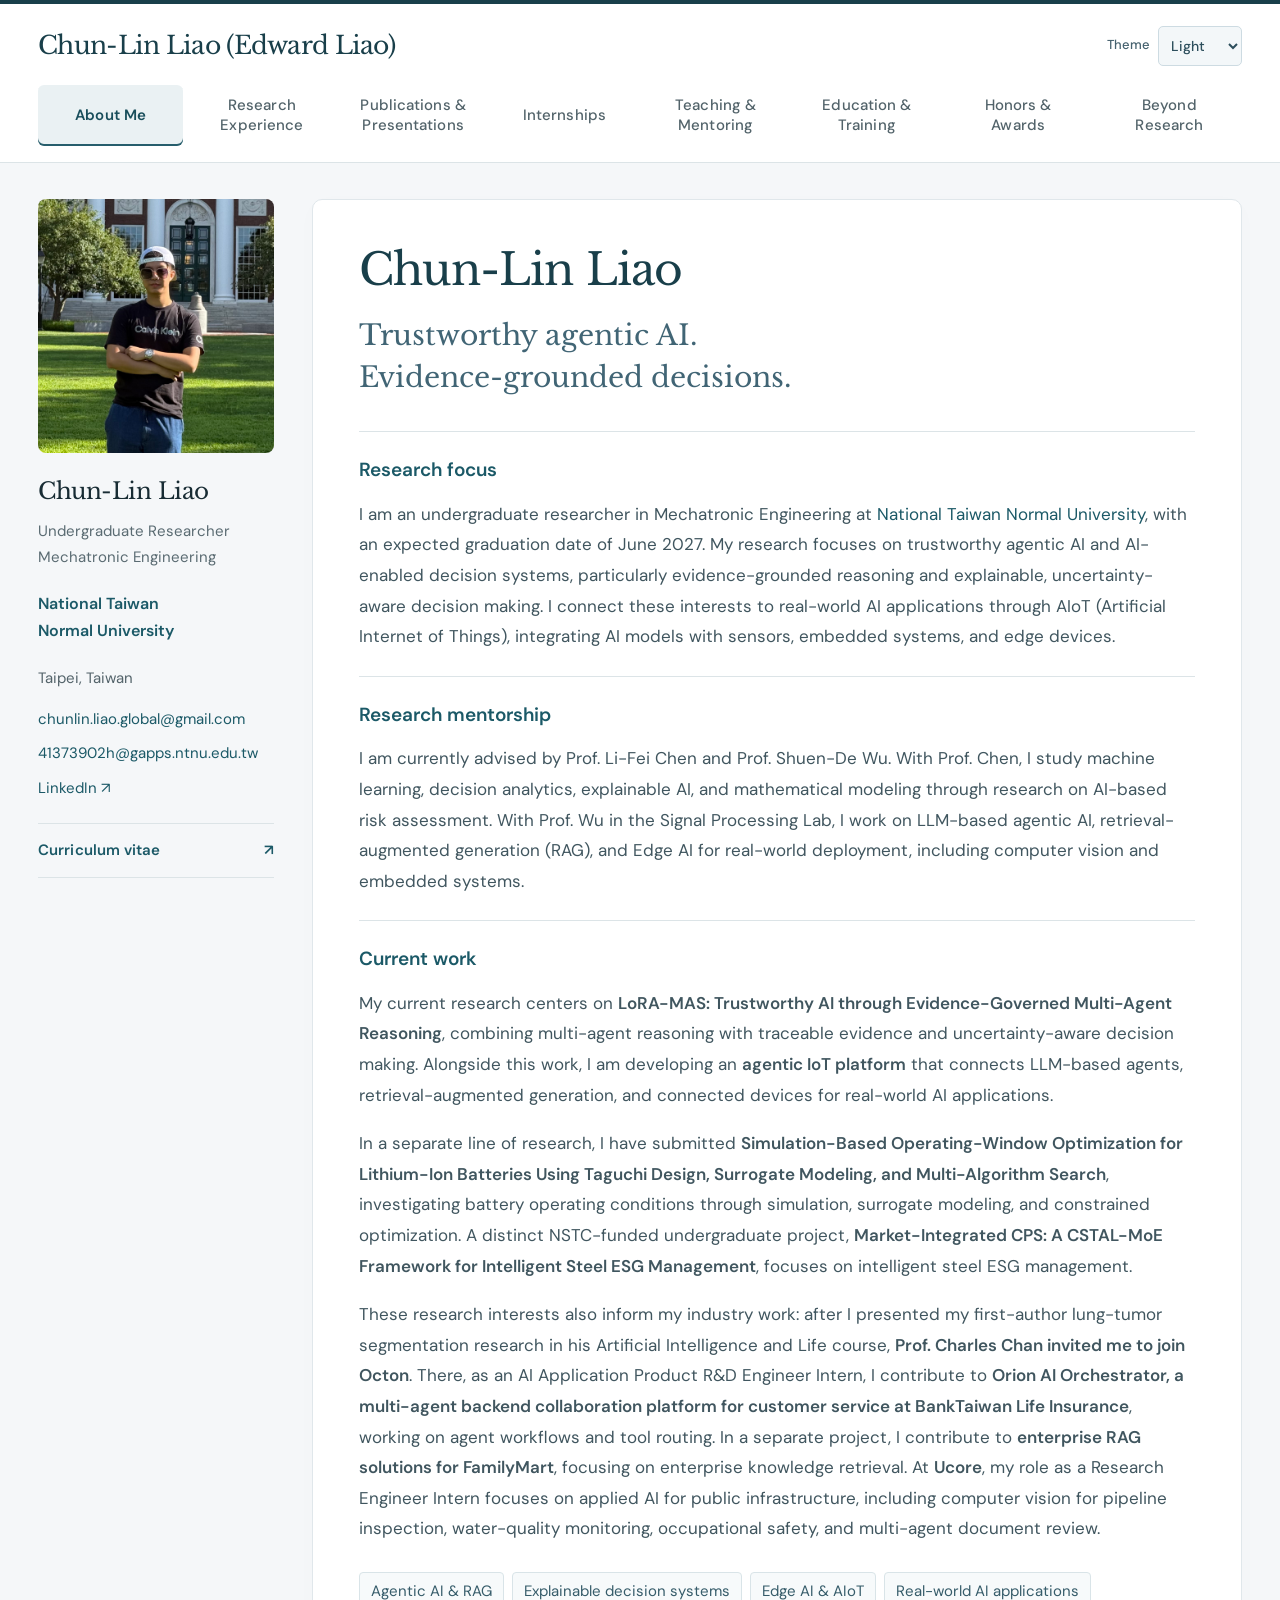
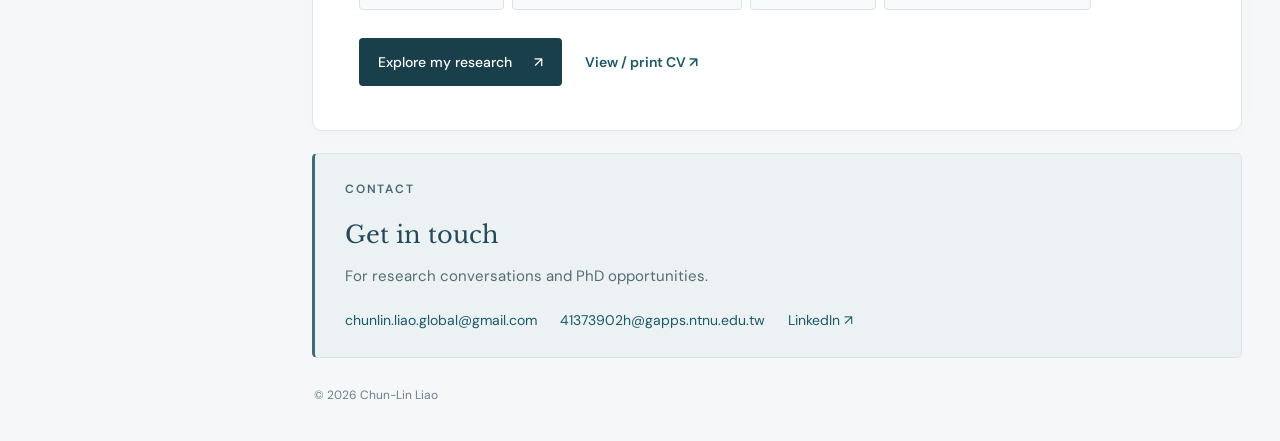
<file: index.html>
<!doctype html><html lang="en"><head><meta charset="utf-8"><meta name="viewport" content="width=device-width, initial-scale=1"><meta name="description" content="Chun-Lin Liao — NTNU undergraduate researcher in trustworthy agentic AI, evidence-grounded decision systems, and Edge AI. Research, publications, teaching, and experience."><meta name="theme-color" content="#193f4a"><title>About Me | Chun-Lin Liao</title><link rel="icon" href="assets/favicon.svg?v=2" type="image/svg+xml"><link rel="stylesheet" href="assets/style.css"><link rel="stylesheet" href="assets/refinements.css"><link rel="stylesheet" href="assets/themes.css?v=6"><link rel="stylesheet" href="assets/navigation.css?v=9"><link rel="stylesheet" href="assets/polish.css?v=13"><script src="assets/theme.js?v=6"></script></head><body class="portfolio page-about"><a class="skip-link" href="#main">Skip to content</a><header class="masthead"><div class="masthead-inner"><a class="wordmark" href="index.html">Chun-Lin Liao (Edward Liao)</a><button class="menu-toggle" type="button" aria-expanded="false" aria-controls="main-navigation">Menu <span aria-hidden="true">☰</span></button><nav id="main-navigation" aria-label="Main navigation"><a href="index.html" class="active" aria-current="page">About Me</a><a href="research.html">Research<br>Experience</a><a href="papers.html">Publications &amp;<br>Presentations</a><a href="experience.html">Internships</a><a href="teaching.html">Teaching &amp;<br>Mentoring</a><a href="education.html">Education &amp;<br>Training</a><a href="awards.html">Honors &amp;<br>Awards</a><a href="beyond-research.html">Beyond<br>Research</a></nav><label class="theme-control"><span>Theme</span><select aria-label="Color theme" data-theme-picker><option value="light">Light</option><option value="dark">Dark</option></select></label></div></header><div class="layout"><aside class="profile"><div class="portrait-frame"><img class="portrait" src="assets/profile.jpg" alt="Chun-Lin Liao outdoors in front of a university building" width="256" height="260"></div><div class="profile-text"><a class="profile-name" href="index.html">Chun-Lin Liao</a><p>Undergraduate Researcher<br>Mechatronic Engineering</p><p class="affiliation"><a href="https://en.ntnu.edu.tw/aboutus.php" target="_blank" rel="noopener noreferrer">National Taiwan<br>Normal University</a></p><div class="profile-meta"><span>Taipei, Taiwan</span></div><div class="profile-contact"><a href="mailto:chunlin.liao.global@gmail.com">chunlin.liao.global@gmail.com</a><a href="mailto:41373902h@gapps.ntnu.edu.tw">41373902h@gapps.ntnu.edu.tw</a><a href="https://www.linkedin.com/in/chun-lin-liao-755b65386/" target="_blank" rel="noopener noreferrer">LinkedIn <span aria-hidden="true">↗</span></a></div></div><a class="cv-link" href="cv.html" target="_blank">Curriculum vitae <span aria-hidden="true">↗</span></a></aside><main id="main"><div class="reading-pane"><section id="about" class="intro"><h1>Chun-Lin Liao</h1><p class="lead">Trustworthy agentic AI.<br>Evidence-grounded decisions.</p><h2 class="about-label">Research focus</h2><p>I am an undergraduate researcher in Mechatronic Engineering at <a href="https://en.ntnu.edu.tw/aboutus.php" target="_blank" rel="noopener noreferrer">National Taiwan Normal University</a>, with an expected graduation date of June 2027. My research focuses on trustworthy agentic AI and AI-enabled decision systems, particularly evidence-grounded reasoning and explainable, uncertainty-aware decision making. I connect these interests to real-world AI applications through AIoT (Artificial Internet of Things), integrating AI models with sensors, embedded systems, and edge devices.</p><h2 class="about-label">Research mentorship</h2><p>I am currently advised by Prof. Li-Fei Chen and Prof. Shuen-De Wu. With Prof. Chen, I study machine learning, decision analytics, explainable AI, and mathematical modeling through research on AI-based risk assessment. With Prof. Wu in the Signal Processing Lab, I work on LLM-based agentic AI, retrieval-augmented generation (RAG), and Edge AI for real-world deployment, including computer vision and embedded systems.</p><h2 class="about-label">Current work</h2><p>My current research centers on <strong>LoRA-MAS: Trustworthy AI through Evidence-Governed Multi-Agent Reasoning</strong>, combining multi-agent reasoning with traceable evidence and uncertainty-aware decision making. Alongside this work, I am developing an <strong>agentic IoT platform</strong> that connects LLM-based agents, retrieval-augmented generation, and connected devices for real-world AI applications.</p><p>In a separate line of research, I have submitted <strong>Simulation-Based Operating-Window Optimization for Lithium-Ion Batteries Using Taguchi Design, Surrogate Modeling, and Multi-Algorithm Search</strong>, investigating battery operating conditions through simulation, surrogate modeling, and constrained optimization. A distinct NSTC-funded undergraduate project, <strong>Market-Integrated CPS: A CSTAL-MoE Framework for Intelligent Steel ESG Management</strong>, focuses on intelligent steel ESG management.</p><p>These research interests also inform my industry work: after I presented my first-author lung-tumor segmentation research in his Artificial Intelligence and Life course, <strong>Prof. Charles Chan invited me to join Octon</strong>. There, as an AI Application Product R&amp;D Engineer Intern, I contribute to <strong>Orion AI Orchestrator, a multi-agent backend collaboration platform for customer service at BankTaiwan Life Insurance</strong>, working on agent workflows and tool routing. In a separate project, I contribute to <strong>enterprise RAG solutions for FamilyMart</strong>, focusing on enterprise knowledge retrieval. At <strong>Ucore</strong>, my role as a Research Engineer Intern focuses on applied AI for public infrastructure, including computer vision for pipeline inspection, water-quality monitoring, occupational safety, and multi-agent document review.</p><div class="topic-list"><span>Agentic AI & RAG</span><span>Explainable decision systems</span><span>Edge AI & AIoT</span><span>Real-world AI applications</span></div><div class="intro-links"><a class="button" href="papers.html">Explore my research <span aria-hidden="true">↗</span></a><a class="text-button" href="cv.html" target="_blank">View / print CV <span aria-hidden="true">↗</span></a></div></section></div><section id="contact" class="contact-section"><p class="eyebrow">CONTACT</p><h2>Get in touch</h2><p>For research conversations and PhD opportunities.</p><div class="contact-links"><a href="mailto:chunlin.liao.global@gmail.com">chunlin.liao.global@gmail.com</a><a href="mailto:41373902h@gapps.ntnu.edu.tw">41373902h@gapps.ntnu.edu.tw</a><a href="https://www.linkedin.com/in/chun-lin-liao-755b65386/" target="_blank" rel="noopener noreferrer">LinkedIn <span aria-hidden="true">↗</span></a></div></section><footer><span>© 2026 Chun-Lin Liao</span></footer></main></div><script src="assets/site.js?v=3"></script></body></html>
</file>
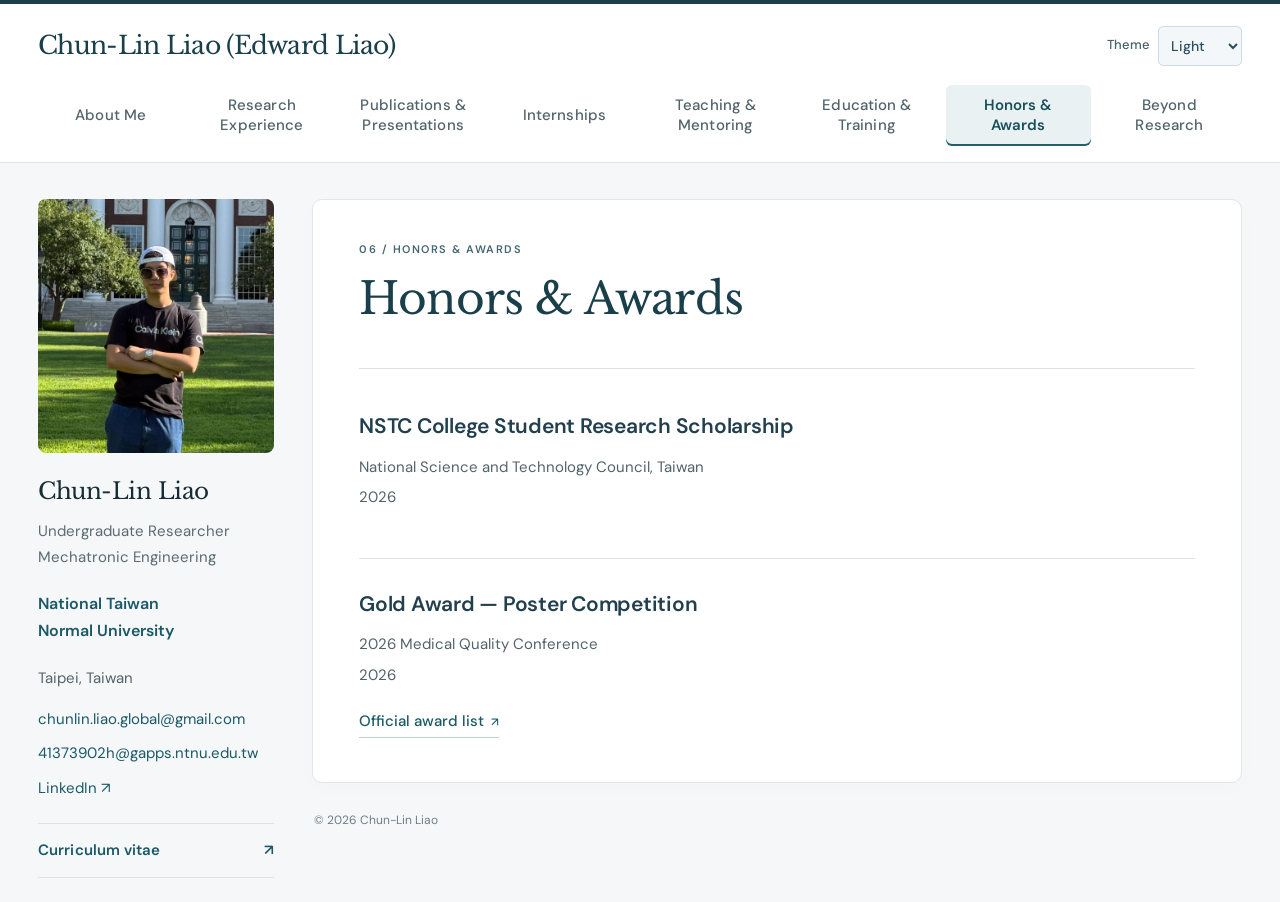
<file: awards.html>
<!doctype html><html lang="en"><head><meta charset="utf-8"><meta name="viewport" content="width=device-width, initial-scale=1"><meta name="description" content="Chun-Lin Liao — NTNU undergraduate researcher in trustworthy agentic AI, evidence-grounded decision systems, and Edge AI. Research, publications, teaching, and experience."><meta name="theme-color" content="#193f4a"><title>Honors & Awards | Chun-Lin Liao</title><link rel="icon" href="assets/favicon.svg?v=2" type="image/svg+xml"><link rel="stylesheet" href="assets/style.css"><link rel="stylesheet" href="assets/refinements.css"><link rel="stylesheet" href="assets/themes.css?v=6"><link rel="stylesheet" href="assets/navigation.css?v=9"><link rel="stylesheet" href="assets/polish.css?v=13"><script src="assets/theme.js?v=6"></script></head><body class="portfolio page-awards"><a class="skip-link" href="#main">Skip to content</a><header class="masthead"><div class="masthead-inner"><a class="wordmark" href="index.html">Chun-Lin Liao (Edward Liao)</a><button class="menu-toggle" type="button" aria-expanded="false" aria-controls="main-navigation">Menu <span aria-hidden="true">☰</span></button><nav id="main-navigation" aria-label="Main navigation"><a href="index.html">About Me</a><a href="research.html">Research<br>Experience</a><a href="papers.html">Publications &amp;<br>Presentations</a><a href="experience.html">Internships</a><a href="teaching.html">Teaching &amp;<br>Mentoring</a><a href="education.html">Education &amp;<br>Training</a><a href="awards.html" class="active" aria-current="page">Honors &amp;<br>Awards</a><a href="beyond-research.html">Beyond<br>Research</a></nav><label class="theme-control"><span>Theme</span><select aria-label="Color theme" data-theme-picker><option value="light">Light</option><option value="dark">Dark</option></select></label></div></header><div class="layout"><aside class="profile"><div class="portrait-frame"><img class="portrait" src="assets/profile.jpg" alt="Chun-Lin Liao outdoors in front of a university building" width="256" height="260"></div><div class="profile-text"><a class="profile-name" href="index.html">Chun-Lin Liao</a><p>Undergraduate Researcher<br>Mechatronic Engineering</p><p class="affiliation"><a href="https://en.ntnu.edu.tw/aboutus.php" target="_blank" rel="noopener noreferrer">National Taiwan<br>Normal University</a></p><div class="profile-meta"><span>Taipei, Taiwan</span></div><div class="profile-contact"><a href="mailto:chunlin.liao.global@gmail.com">chunlin.liao.global@gmail.com</a><a href="mailto:41373902h@gapps.ntnu.edu.tw">41373902h@gapps.ntnu.edu.tw</a><a href="https://www.linkedin.com/in/chun-lin-liao-755b65386/" target="_blank" rel="noopener noreferrer">LinkedIn <span aria-hidden="true">↗</span></a></div></div><a class="cv-link" href="cv.html" target="_blank">Curriculum vitae <span aria-hidden="true">↗</span></a></aside><main id="main"><div class="reading-pane"><section id="awards" class="topic-section"><div class="page-heading"><p class="eyebrow">06 / HONORS & AWARDS</p><h1>Honors & Awards</h1></div><article class="entry"><div class="entry-top"><h3>NSTC College Student Research Scholarship</h3></div><div class="meta"><span class="meta-line">National Science and Technology Council, Taiwan</span><span class="meta-line date-line">2026</span></div></article><article class="entry"><div class="entry-top"><h3>Gold Award — Poster Competition</h3></div><div class="meta"><span class="meta-line date-line">2026 Medical Quality Conference</span><span class="meta-line date-line">2026</span></div><div class="links"><a href="https://www.6sigmai.org/general-6-1" target="_blank" rel="noopener noreferrer">Official award list <span aria-hidden="true">↗</span></a></div></article></section></div><footer><span>© 2026 Chun-Lin Liao</span></footer></main></div><script src="assets/site.js?v=3"></script></body></html>
</file>
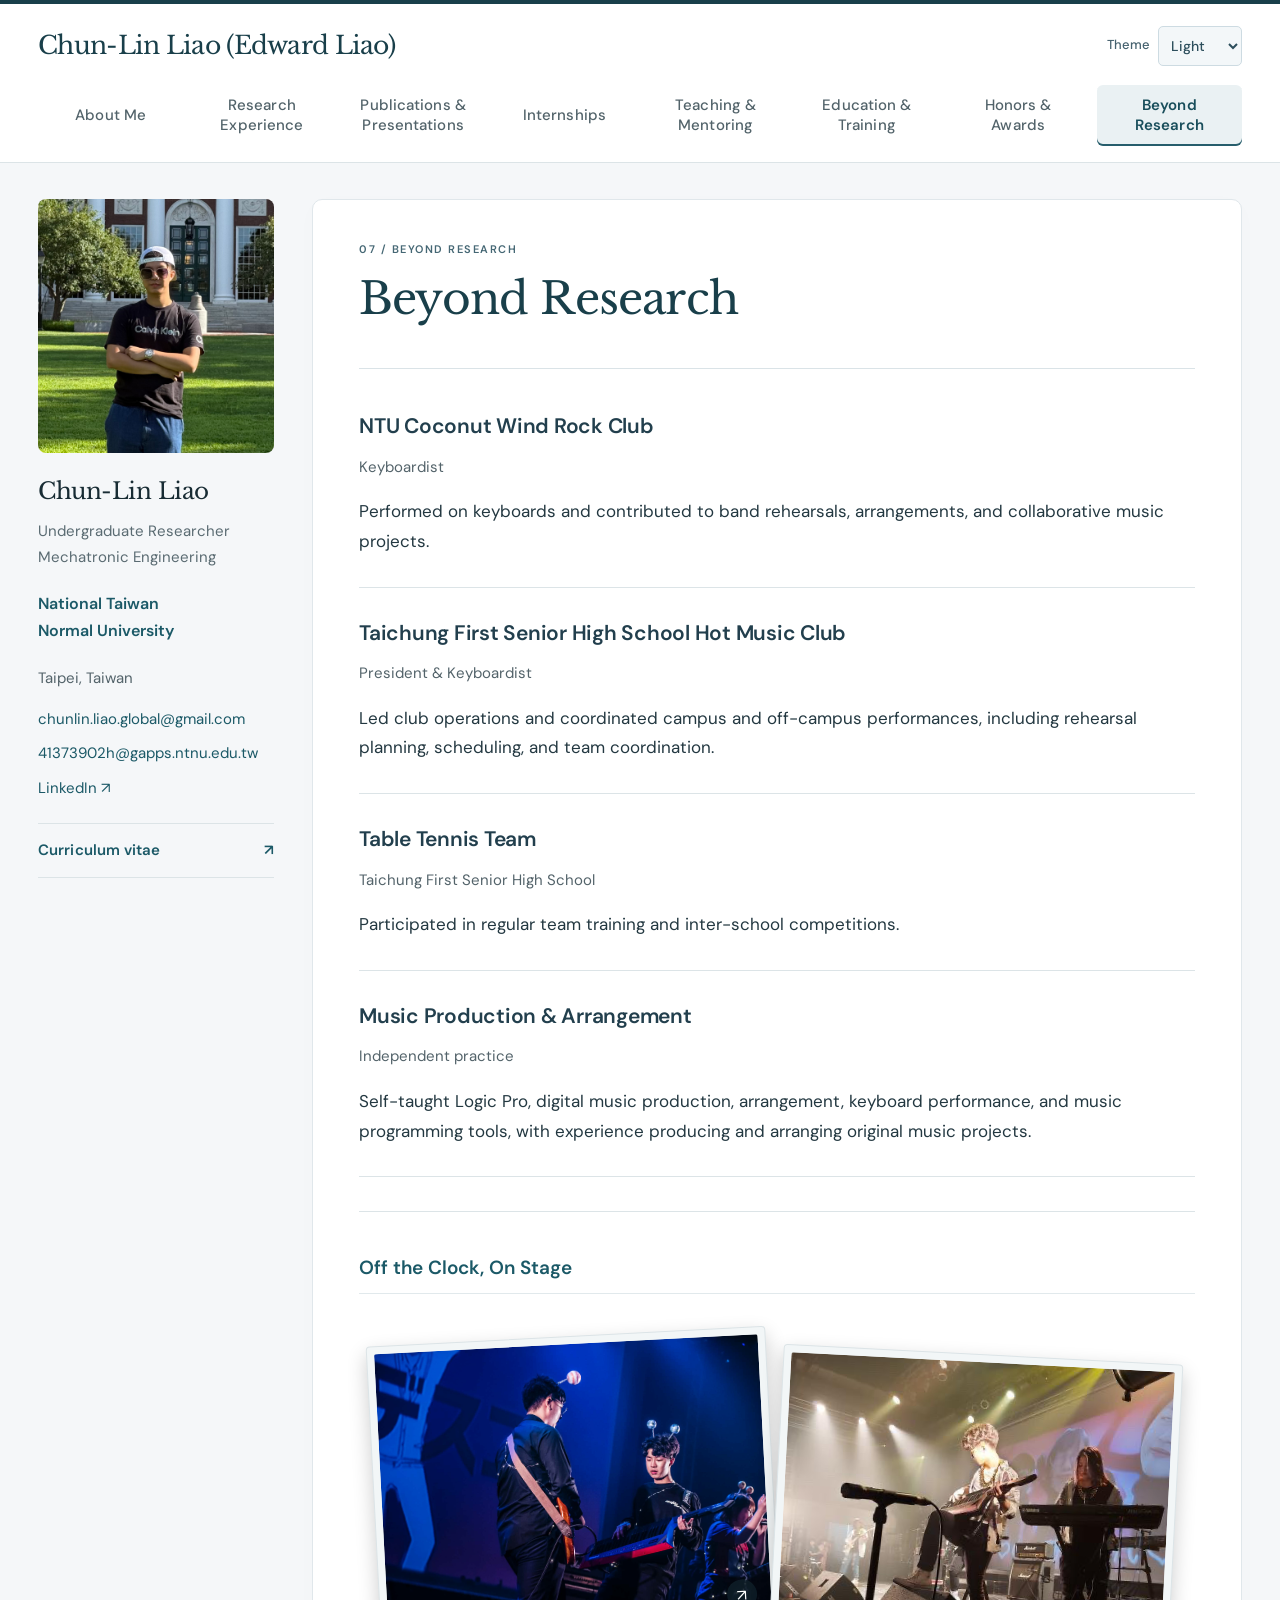
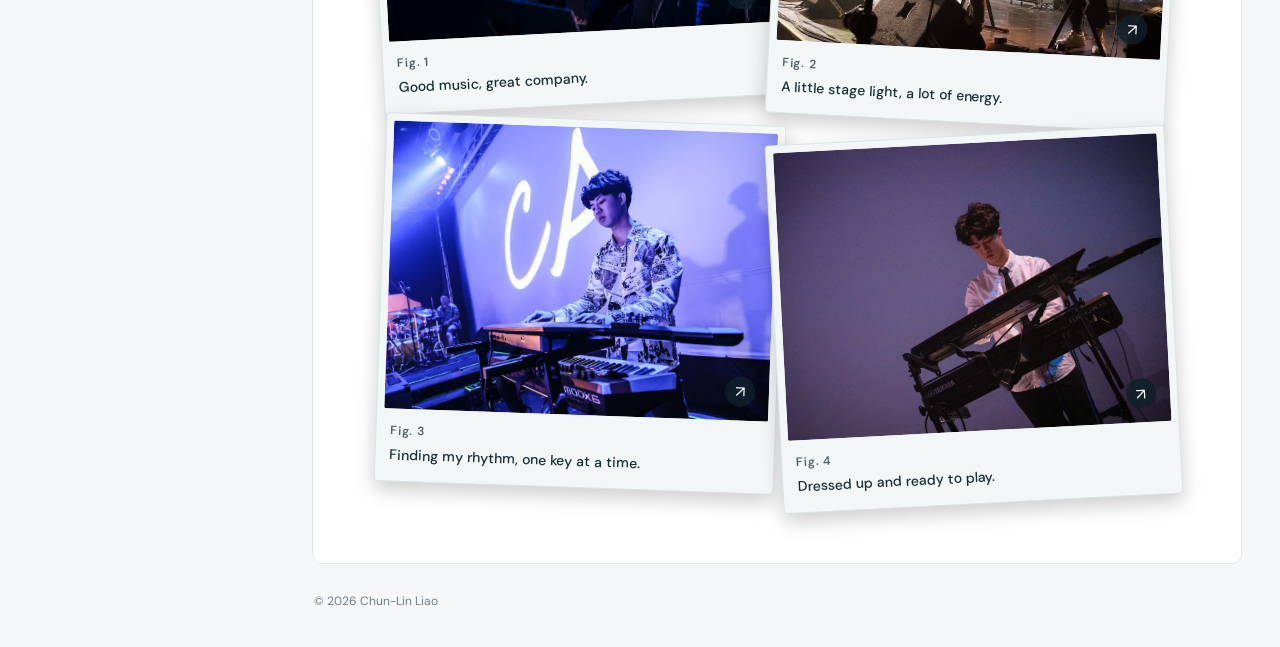
<file: beyond-research.html>
<!doctype html><html lang="en"><head><meta charset="utf-8"><meta name="viewport" content="width=device-width, initial-scale=1"><meta name="description" content="Chun-Lin Liao — NTNU undergraduate researcher in trustworthy agentic AI, evidence-grounded decision systems, and Edge AI. Research, publications, teaching, and experience."><meta name="theme-color" content="#193f4a"><title>Beyond Research | Chun-Lin Liao</title><link rel="icon" href="assets/favicon.svg?v=2" type="image/svg+xml"><link rel="stylesheet" href="assets/style.css"><link rel="stylesheet" href="assets/refinements.css"><link rel="stylesheet" href="assets/themes.css?v=6"><link rel="stylesheet" href="assets/navigation.css?v=9"><link rel="stylesheet" href="assets/polish.css?v=13"><script src="assets/theme.js?v=6"></script><link rel="stylesheet" href="assets/live-band/captions.css?v=1"></head><body class="portfolio page-leadership"><a class="skip-link" href="#main">Skip to content</a><header class="masthead"><div class="masthead-inner"><a class="wordmark" href="index.html">Chun-Lin Liao (Edward Liao)</a><button class="menu-toggle" type="button" aria-expanded="false" aria-controls="main-navigation">Menu <span aria-hidden="true">☰</span></button><nav id="main-navigation" aria-label="Main navigation"><a href="index.html">About Me</a><a href="research.html">Research<br>Experience</a><a href="papers.html">Publications &amp;<br>Presentations</a><a href="experience.html">Internships</a><a href="teaching.html">Teaching &amp;<br>Mentoring</a><a href="education.html">Education &amp;<br>Training</a><a href="awards.html">Honors &amp;<br>Awards</a><a href="beyond-research.html" class="active" aria-current="page">Beyond<br>Research</a></nav><label class="theme-control"><span>Theme</span><select aria-label="Color theme" data-theme-picker><option value="light">Light</option><option value="dark">Dark</option></select></label></div></header><div class="layout"><aside class="profile"><div class="portrait-frame"><img class="portrait" src="assets/profile.jpg" alt="Chun-Lin Liao outdoors in front of a university building" width="256" height="260"></div><div class="profile-text"><a class="profile-name" href="index.html">Chun-Lin Liao</a><p>Undergraduate Researcher<br>Mechatronic Engineering</p><p class="affiliation"><a href="https://en.ntnu.edu.tw/aboutus.php" target="_blank" rel="noopener noreferrer">National Taiwan<br>Normal University</a></p><div class="profile-meta"><span>Taipei, Taiwan</span></div><div class="profile-contact"><a href="mailto:chunlin.liao.global@gmail.com">chunlin.liao.global@gmail.com</a><a href="mailto:41373902h@gapps.ntnu.edu.tw">41373902h@gapps.ntnu.edu.tw</a><a href="https://www.linkedin.com/in/chun-lin-liao-755b65386/" target="_blank" rel="noopener noreferrer">LinkedIn <span aria-hidden="true">↗</span></a></div></div><a class="cv-link" href="cv.html" target="_blank">Curriculum vitae <span aria-hidden="true">↗</span></a></aside><main id="main"><div class="reading-pane"><section id="leadership" class="topic-section"><div class="page-heading"><p class="eyebrow">07 / BEYOND RESEARCH</p><h1>Beyond Research</h1></div><article class="entry"><div class="entry-top"><h3>NTU Coconut Wind Rock Club</h3></div><div class="meta"><span class="meta-line">Keyboardist</span></div><p>Performed on keyboards and contributed to band rehearsals, arrangements, and collaborative music projects.</p></article><article class="entry"><div class="entry-top"><h3>Taichung First Senior High School Hot Music Club</h3></div><div class="meta"><span class="meta-line">President & Keyboardist</span></div><p>Led club operations and coordinated campus and off-campus performances, including rehearsal planning, scheduling, and team coordination.</p></article><article class="entry"><div class="entry-top"><h3>Table Tennis Team</h3></div><div class="meta"><span class="meta-line">Taichung First Senior High School</span></div><p>Participated in regular team training and inter-school competitions.</p></article><article class="entry"><div class="entry-top"><h3>Music Production & Arrangement</h3></div><div class="meta"><span class="meta-line">Independent practice</span></div><p>Self-taught Logic Pro, digital music production, arrangement, keyboard performance, and music programming tools, with experience producing and arranging original music projects.</p></article><div class="band-gallery-section" aria-labelledby="live-band-heading"><h2 id="live-band-heading" class="group-title">Off the Clock, On Stage</h2><div class="band-gallery"><figure class="band-frame"><a href="assets/live-band/live-band-01.jpg" target="_blank" rel="noopener noreferrer" class="band-photo" aria-label="View live band photo 1 at full size"><img src="assets/live-band/live-band-01.jpg" alt="Live band performance with keytar, guitar, and vocals under blue stage lighting" width="2048" height="1366" loading="lazy" decoding="async"></a><figcaption><span class="figure-number">Fig. 1</span>Good music, great company.</figcaption></figure><figure class="band-frame"><a href="assets/live-band/live-band-02.jpg" target="_blank" rel="noopener noreferrer" class="band-photo" aria-label="View live band photo 2 at full size"><img src="assets/live-band/live-band-02.jpg" alt="Live stage performance with keytar and keyboard under warm spotlights" width="434" height="578" loading="lazy" decoding="async"></a><figcaption><span class="figure-number">Fig. 2</span>A little stage light, a lot of energy.</figcaption></figure><figure class="band-frame"><a href="assets/live-band/live-band-03.jpg" target="_blank" rel="noopener noreferrer" class="band-photo" aria-label="View live band photo 3 at full size"><img src="assets/live-band/live-band-03.jpg" alt="Keyboard performance with a drummer in the background under blue lighting" width="2048" height="1362" loading="lazy" decoding="async"></a><figcaption><span class="figure-number">Fig. 3</span>Finding my rhythm, one key at a time.</figcaption></figure><figure class="band-frame"><a href="assets/live-band/live-band-04.jpg" target="_blank" rel="noopener noreferrer" class="band-photo" aria-label="View live band photo 4 at full size"><img src="assets/live-band/live-band-04.jpg" alt="Keyboard performance in a white shirt and tie under purple stage lighting" width="2048" height="1365" loading="lazy" decoding="async"></a><figcaption><span class="figure-number">Fig. 4</span>Dressed up and ready to play.</figcaption></figure></div></div><dialog class="band-lightbox" aria-label="Live Band photo viewer"><div class="band-viewer"><button type="button" class="band-close" aria-label="Close photo viewer">Close ×</button><img class="band-full" alt=""><div class="band-controls"><button type="button" class="band-prev" aria-label="Previous photo">← Previous</button><span class="band-count" aria-live="polite"></span><button type="button" class="band-next" aria-label="Next photo">Next →</button></div></div></dialog></section></div><footer><span>© 2026 Chun-Lin Liao</span></footer></main></div><script src="assets/site.js?v=3"></script></body></html>
</file>
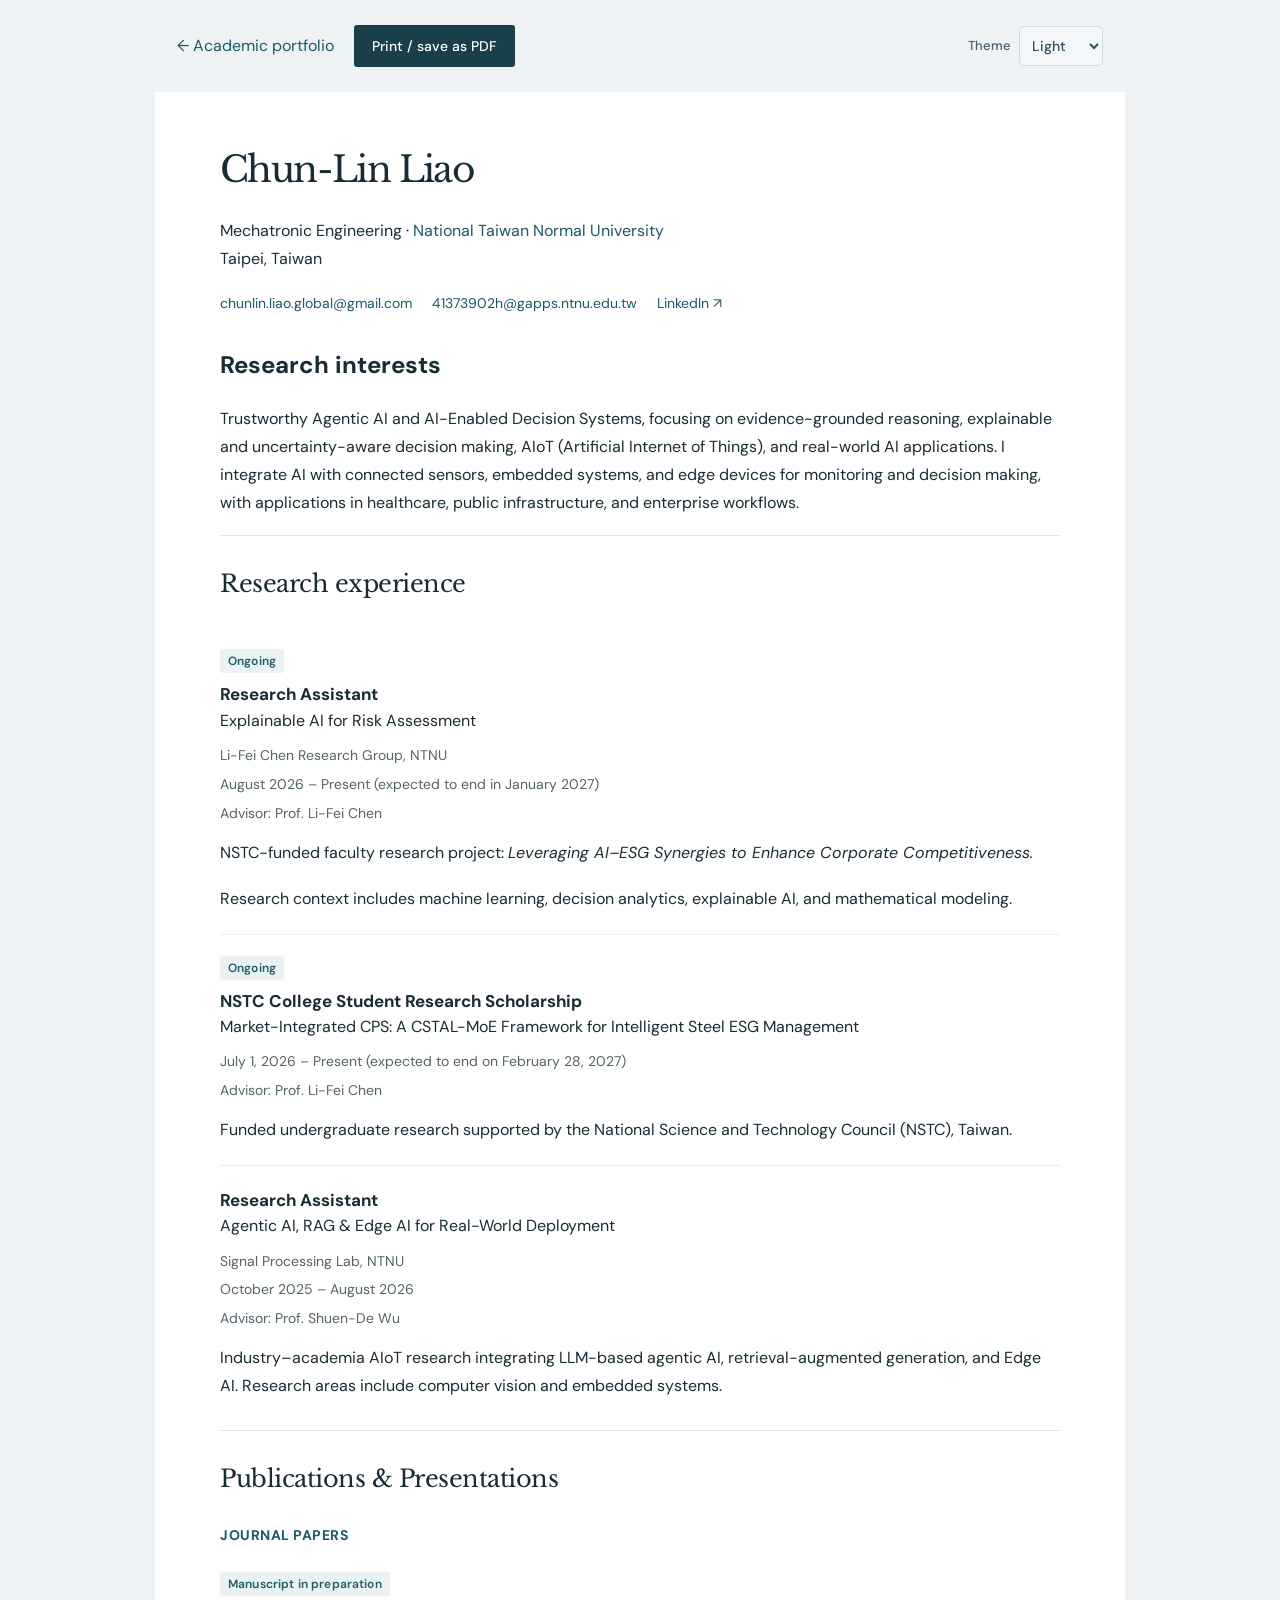
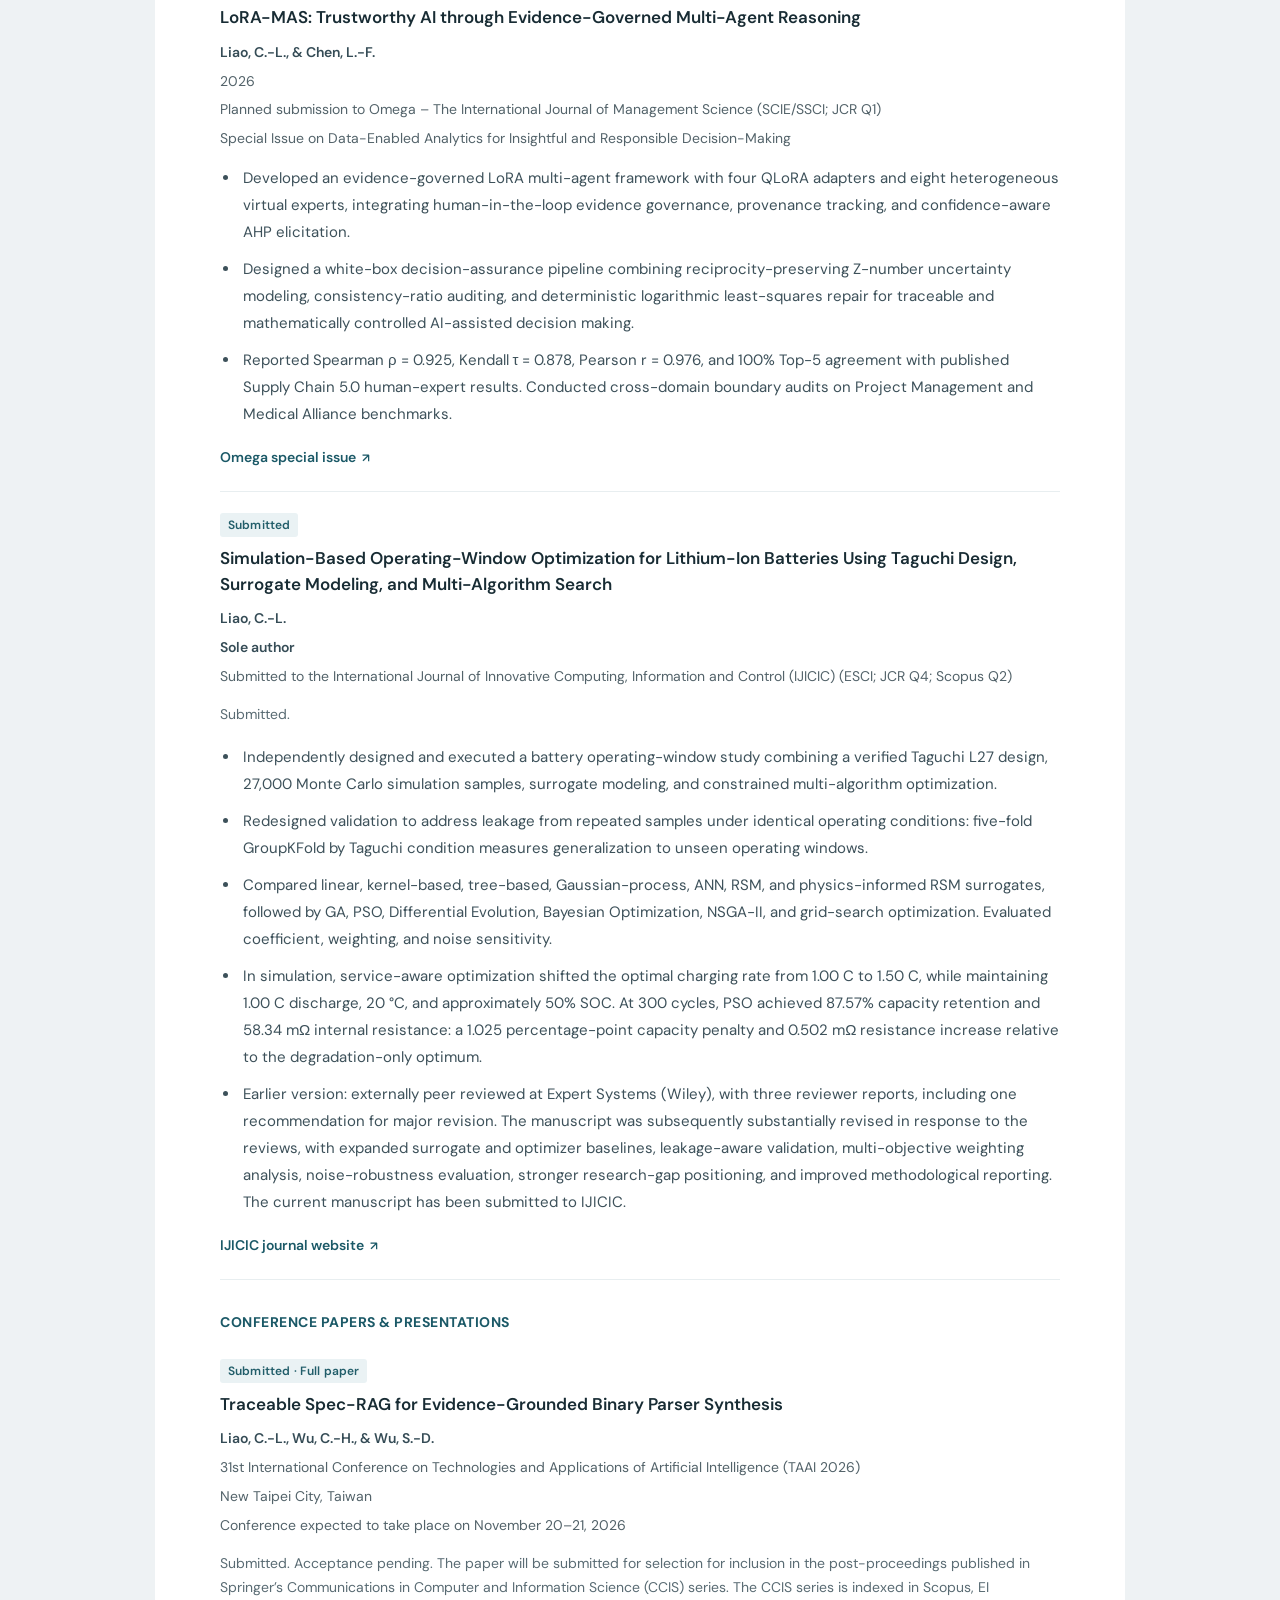
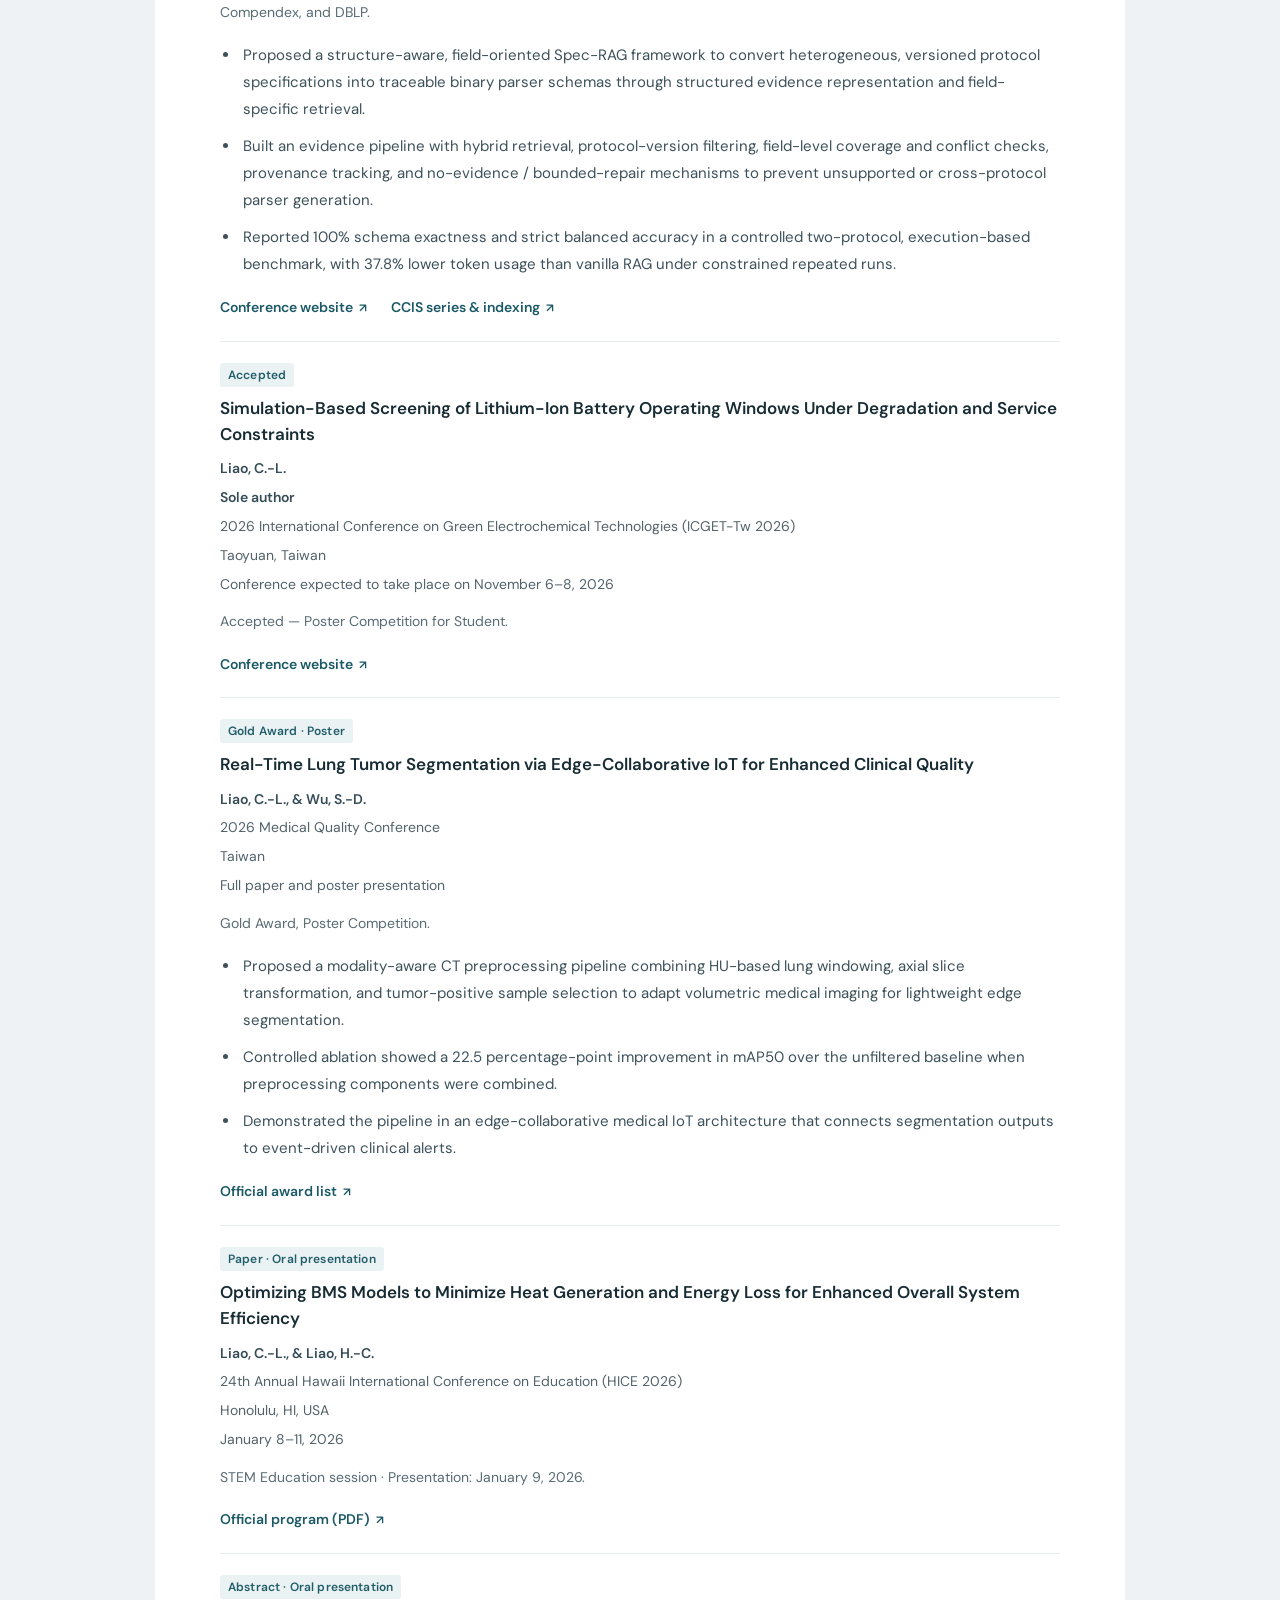
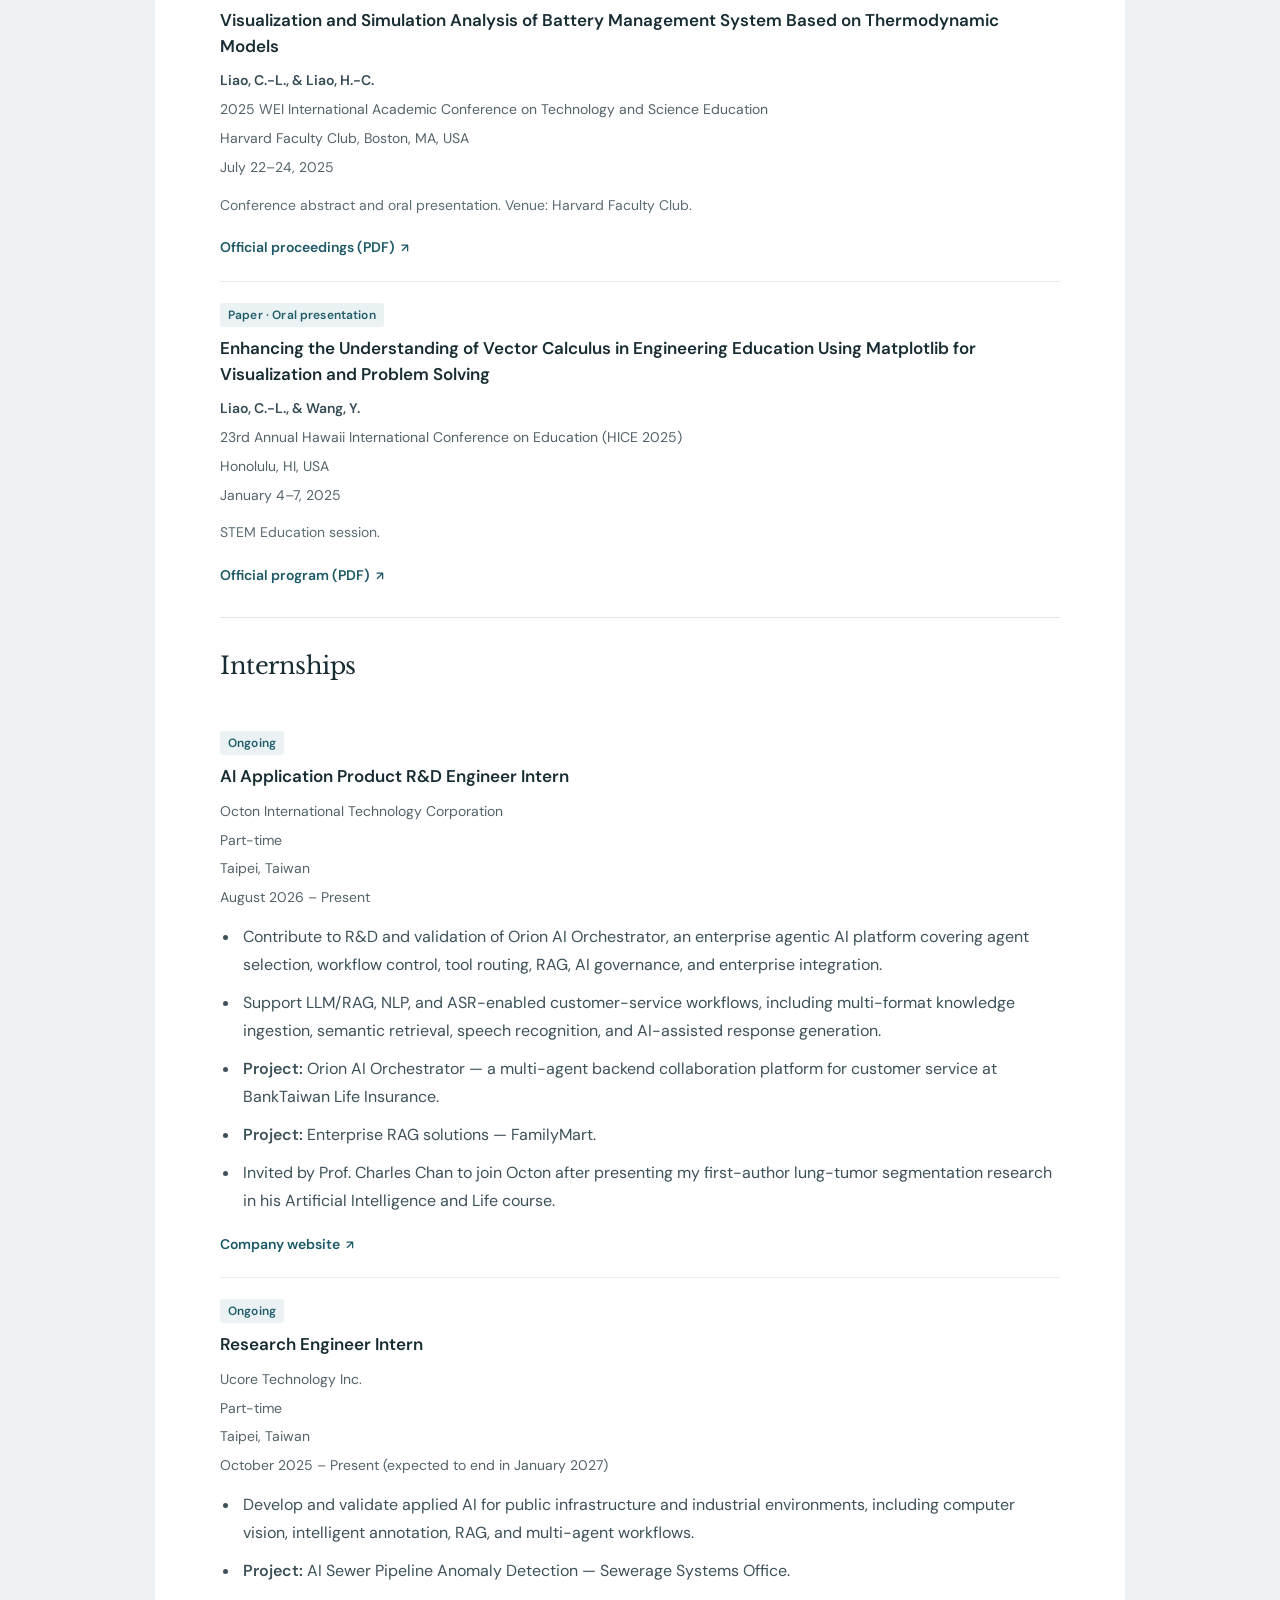
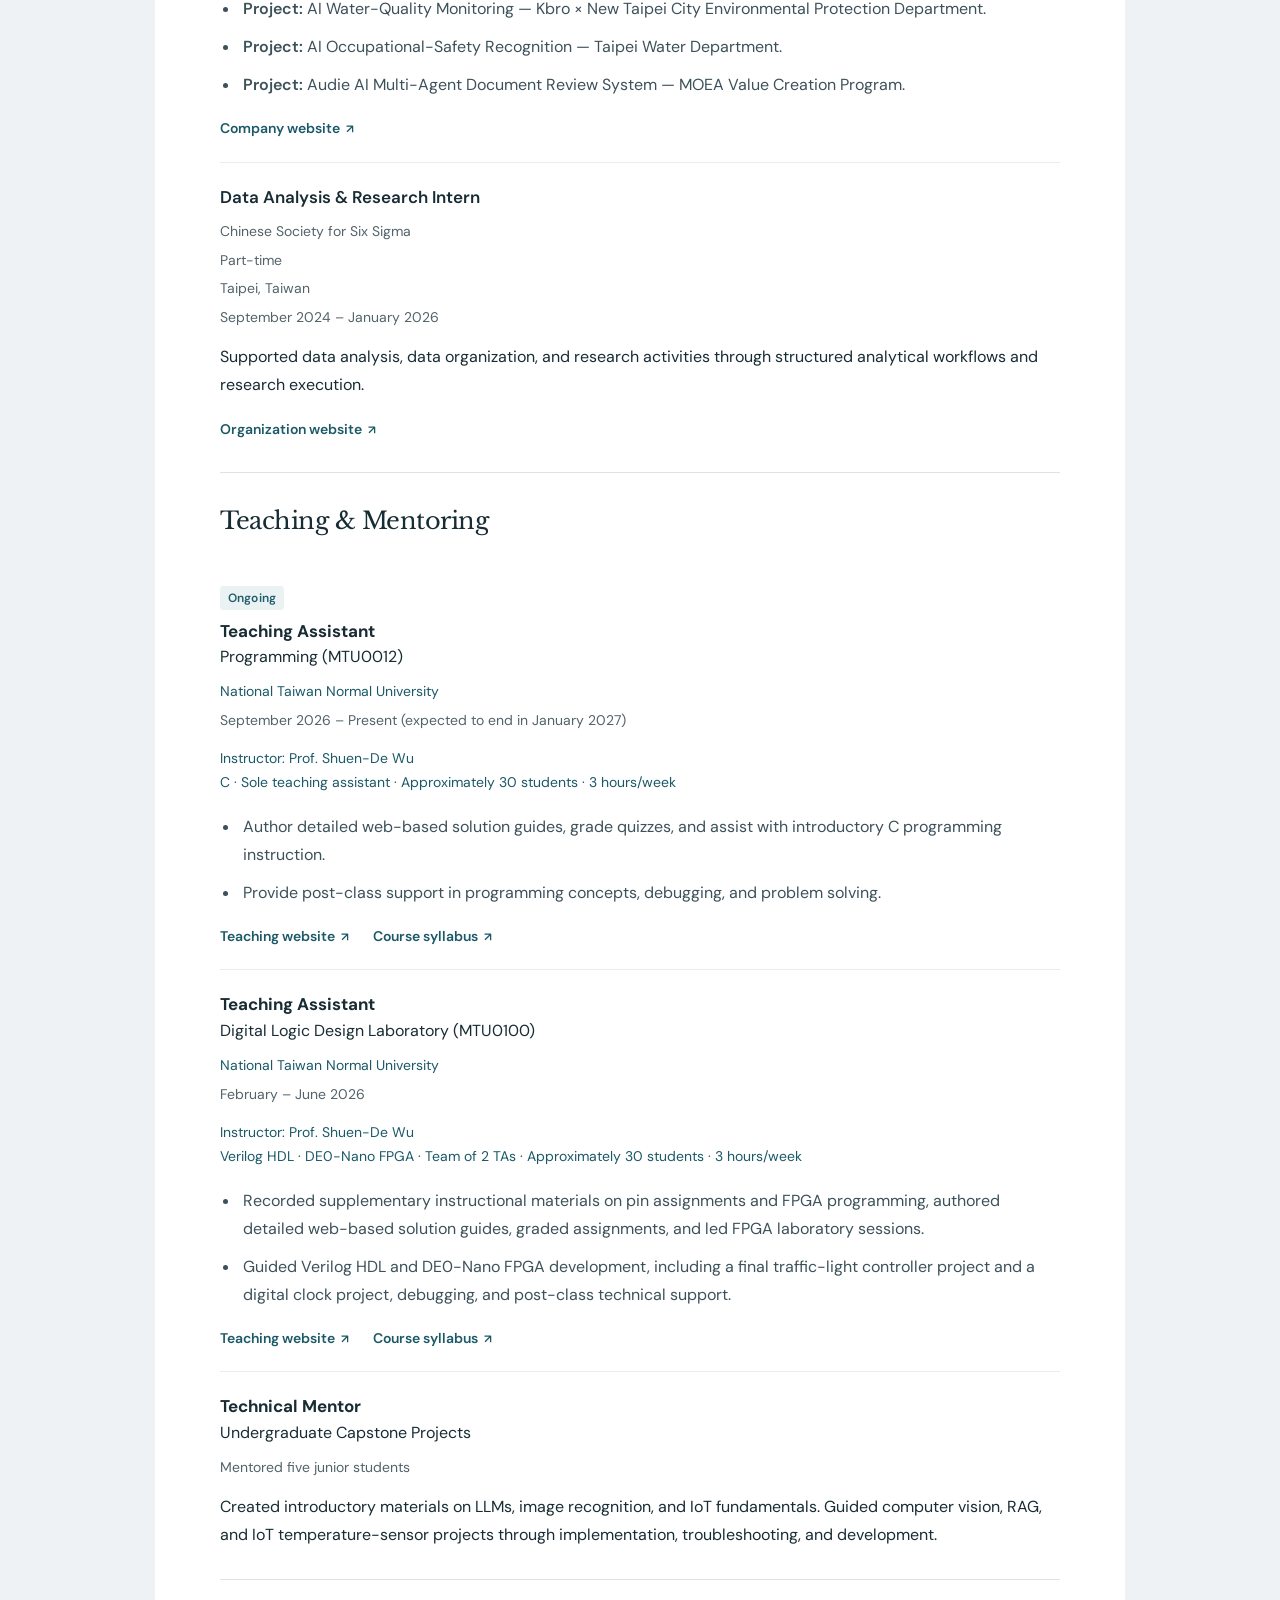
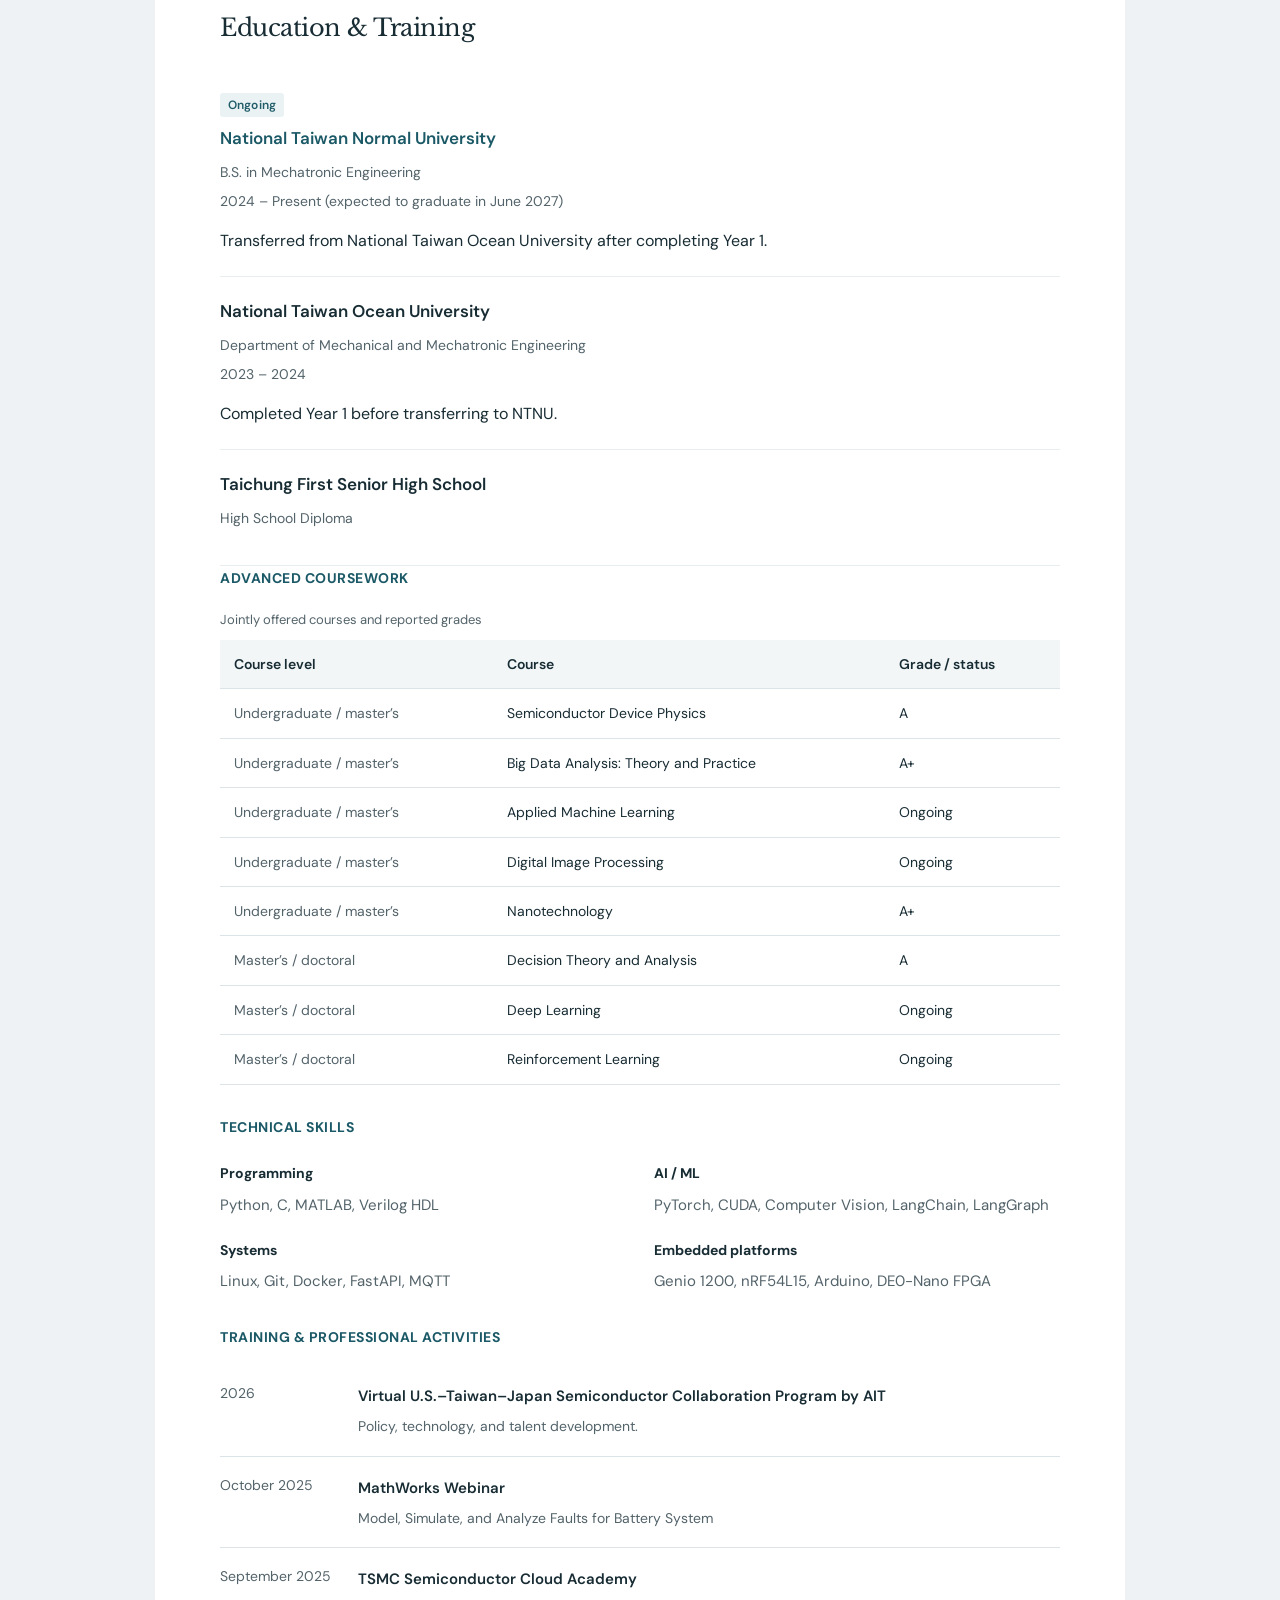
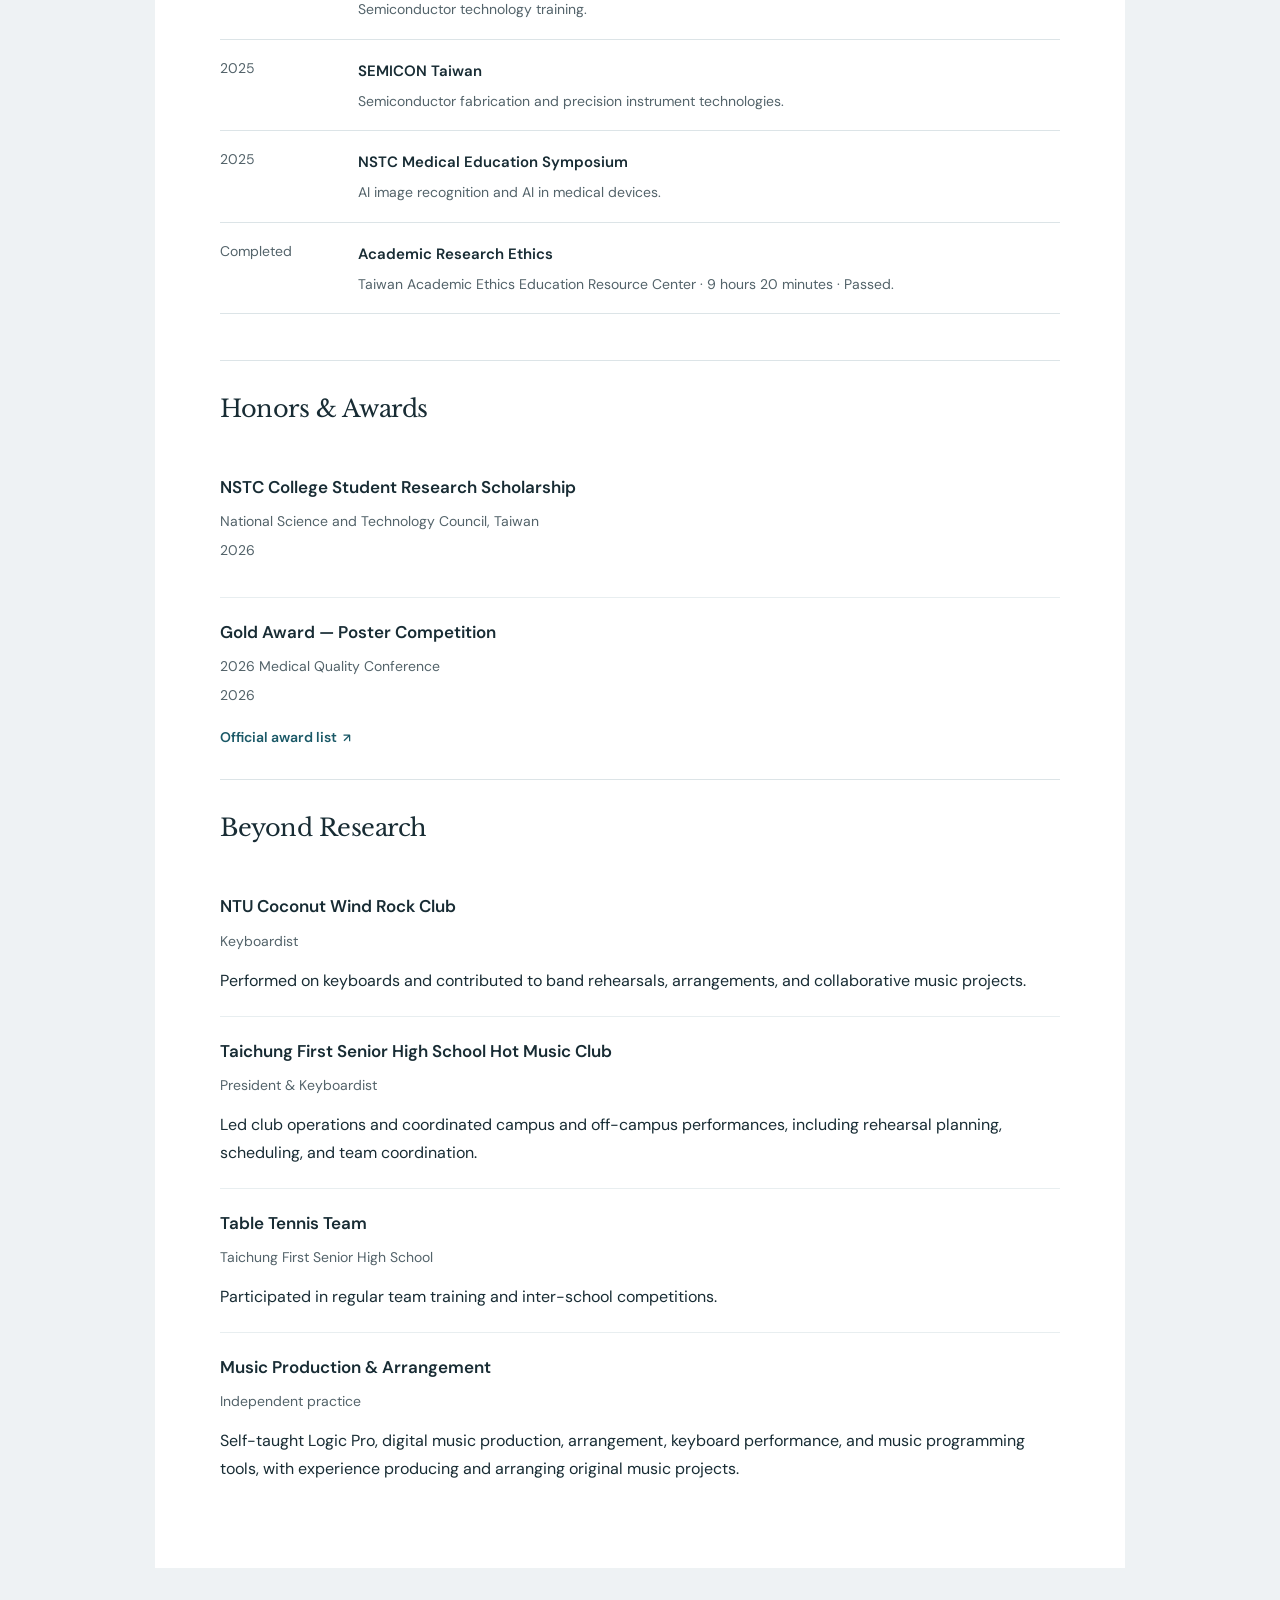
<file: cv.html>
<!doctype html><html lang="en"><head><meta charset="utf-8"><meta name="viewport" content="width=device-width, initial-scale=1"><meta name="description" content="Chun-Lin Liao — NTNU undergraduate researcher in trustworthy agentic AI, evidence-grounded decision systems, and Edge AI. Research, publications, teaching, and experience."><meta name="theme-color" content="#193f4a"><title>Chun-Lin Liao | Curriculum Vitae</title><link rel="icon" href="assets/favicon.svg?v=2" type="image/svg+xml"><link rel="stylesheet" href="assets/style.css"><link rel="stylesheet" href="assets/refinements.css"><link rel="stylesheet" href="assets/themes.css?v=6"><link rel="stylesheet" href="assets/navigation.css?v=9"><link rel="stylesheet" href="assets/polish.css?v=13"><script src="assets/theme.js?v=6"></script></head><body class="cv-page"><div class="cv-toolbar"><a href="index.html">← Academic portfolio</a><button id="print-cv">Print / save as PDF</button><label class="theme-control"><span>Theme</span><select aria-label="Color theme" data-theme-picker><option value="light">Light</option><option value="dark">Dark</option></select></label></div><main class="cv-document"><h1>Chun-Lin Liao</h1><p>Mechatronic Engineering · <a href="https://en.ntnu.edu.tw/aboutus.php" target="_blank" rel="noopener noreferrer">National Taiwan Normal University</a><br>Taipei, Taiwan</p><div class="cv-contact"><a href="mailto:chunlin.liao.global@gmail.com">chunlin.liao.global@gmail.com</a><a href="mailto:41373902h@gapps.ntnu.edu.tw">41373902h@gapps.ntnu.edu.tw</a><a href="https://www.linkedin.com/in/chun-lin-liao-755b65386/" target="_blank" rel="noopener noreferrer">LinkedIn <span aria-hidden="true">↗</span></a></div><h2>Research interests</h2><p>Trustworthy Agentic AI and AI-Enabled Decision Systems, focusing on evidence-grounded reasoning, explainable and uncertainty-aware decision making, AIoT (Artificial Internet of Things), and real-world AI applications. I integrate AI with connected sensors, embedded systems, and edge devices for monitoring and decision making, with applications in healthcare, public infrastructure, and enterprise workflows.</p><section id="research" class="section"><div class="section-heading"><span>01</span><h2>Research experience</h2></div><article class="entry research-entry"><div class="research-entry-header"><h3 class="research-role">Research Assistant</h3><span class="tag">Ongoing</span></div><p class="research-topic">Explainable AI for Risk Assessment</p><div class="meta research-facts"><span class="meta-line">Li-Fei Chen Research Group, NTNU</span><span class="meta-line date-line">August 2026 – Present (expected to end in January 2027)</span><span class="meta-line">Advisor: Prof. Li-Fei Chen</span></div><div class="research-description"><p>NSTC-funded faculty research project: <em>Leveraging AI–ESG Synergies to Enhance Corporate Competitiveness.</em></p><p>Research context includes machine learning, decision analytics, explainable AI, and mathematical modeling.</p></div></article><article class="entry research-entry"><div class="research-entry-header"><h3 class="research-role">NSTC College Student Research Scholarship</h3><span class="tag">Ongoing</span></div><p class="research-topic">Market-Integrated CPS: A CSTAL-MoE Framework for Intelligent Steel ESG Management</p><div class="meta research-facts"><span class="meta-line date-line">July 1, 2026 – Present (expected to end on February 28, 2027)</span><span class="meta-line">Advisor: Prof. Li-Fei Chen</span></div><div class="research-description"><p>Funded undergraduate research supported by the National Science and Technology Council (NSTC), Taiwan.</p></div></article><article class="entry research-entry"><div class="research-entry-header"><h3 class="research-role">Research Assistant</h3></div><p class="research-topic">Agentic AI, RAG & Edge AI for Real-World Deployment</p><div class="meta research-facts"><span class="meta-line">Signal Processing Lab, NTNU</span><span class="meta-line date-line">October 2025 – August 2026</span><span class="meta-line">Advisor: Prof. Shuen-De Wu</span></div><div class="research-description"><p>Industry–academia AIoT research integrating LLM-based agentic AI, retrieval-augmented generation, and Edge AI. Research areas include computer vision and embedded systems.</p></div></article></section><section id="publications" class="section"><div class="section-heading"><span>02</span><h2>Publications & Presentations</h2></div><h3 class="group-title">Journal Papers</h3><article class="entry"><div class="entry-top"><h3>LoRA-MAS: Trustworthy AI through Evidence-Governed Multi-Agent Reasoning</h3><span class="tag">Manuscript in preparation</span></div><div class="meta"><span class="meta-line"><strong>Liao, C.-L., &amp; Chen, L.-F.</strong></span><span class="meta-line date-line">2026</span><span class="meta-line">Planned submission to Omega – The International Journal of Management Science (SCIE/SSCI; JCR Q1)</span><span class="meta-line">Special Issue on Data-Enabled Analytics for Insightful and Responsible Decision-Making</span></div><details><summary>Research contributions & results</summary><ul><li>Developed an evidence-governed LoRA multi-agent framework with four QLoRA adapters and eight heterogeneous virtual experts, integrating human-in-the-loop evidence governance, provenance tracking, and confidence-aware AHP elicitation.</li><li>Designed a white-box decision-assurance pipeline combining reciprocity-preserving Z-number uncertainty modeling, consistency-ratio auditing, and deterministic logarithmic least-squares repair for traceable and mathematically controlled AI-assisted decision making.</li><li>Reported Spearman ρ = 0.925, Kendall τ = 0.878, Pearson r = 0.976, and 100% Top-5 agreement with published Supply Chain 5.0 human-expert results. Conducted cross-domain boundary audits on Project Management and Medical Alliance benchmarks.</li></ul></details><div class="links"><a href="https://www.sciencedirect.com/special-issue/10GMWX3GDSQ" target="_blank" rel="noopener noreferrer">Omega special issue <span aria-hidden="true">↗</span></a></div></article><article class="entry"><div class="entry-top"><h3>Simulation-Based Operating-Window Optimization for Lithium-Ion Batteries Using Taguchi Design, Surrogate Modeling, and Multi-Algorithm Search</h3><span class="tag">Submitted</span></div><div class="meta"><span class="meta-line"><strong>Liao, C.-L.</span><span class="meta-line">Sole author</strong></span><span class="meta-line">Submitted to the International Journal of Innovative Computing, Information and Control (IJICIC) (ESCI; JCR Q4; Scopus Q2)</span></div><p class="paper-note">Submitted.</p><details><summary>Research contributions & results</summary><ul><li>Independently designed and executed a battery operating-window study combining a verified Taguchi L27 design, 27,000 Monte Carlo simulation samples, surrogate modeling, and constrained multi-algorithm optimization.</li><li>Redesigned validation to address leakage from repeated samples under identical operating conditions: five-fold GroupKFold by Taguchi condition measures generalization to unseen operating windows.</li><li>Compared linear, kernel-based, tree-based, Gaussian-process, ANN, RSM, and physics-informed RSM surrogates, followed by GA, PSO, Differential Evolution, Bayesian Optimization, NSGA-II, and grid-search optimization. Evaluated coefficient, weighting, and noise sensitivity.</li><li>In simulation, service-aware optimization shifted the optimal charging rate from 1.00 C to 1.50 C, while maintaining 1.00 C discharge, 20 °C, and approximately 50% SOC. At 300 cycles, PSO achieved 87.57% capacity retention and 58.34 mΩ internal resistance: a 1.025 percentage-point capacity penalty and 0.502 mΩ resistance increase relative to the degradation-only optimum.</li><li>Earlier version: externally peer reviewed at Expert Systems (Wiley), with three reviewer reports, including one recommendation for major revision. The manuscript was subsequently substantially revised in response to the reviews, with expanded surrogate and optimizer baselines, leakage-aware validation, multi-objective weighting analysis, noise-robustness evaluation, stronger research-gap positioning, and improved methodological reporting. The current manuscript has been submitted to IJICIC.</li></ul></details><div class="links"><a href="http://www.ijicic.org/" target="_blank" rel="noopener noreferrer">IJICIC journal website <span aria-hidden="true">↗</span></a></div></article><h3 class="group-title">Conference Papers & Presentations</h3><article class="entry"><div class="entry-top"><h3>Traceable Spec-RAG for Evidence-Grounded Binary Parser Synthesis</h3><span class="tag">Submitted · Full paper</span></div><div class="meta"><span class="meta-line"><strong>Liao, C.-L., Wu, C.-H., &amp; Wu, S.-D.</strong></span><span class="meta-line date-line">31st International Conference on Technologies and Applications of Artificial Intelligence (TAAI 2026)</span><span class="meta-line">New Taipei City, Taiwan</span><span class="meta-line date-line">Conference expected to take place on November 20–21, 2026</span></div><p class="paper-note">Submitted. Acceptance pending. The paper will be submitted for selection for inclusion in the post-proceedings published in Springer’s Communications in Computer and Information Science (CCIS) series. The CCIS series is indexed in Scopus, EI Compendex, and DBLP.</p><details><summary>Research contributions & results</summary><ul><li>Proposed a structure-aware, field-oriented Spec-RAG framework to convert heterogeneous, versioned protocol specifications into traceable binary parser schemas through structured evidence representation and field-specific retrieval.</li><li>Built an evidence pipeline with hybrid retrieval, protocol-version filtering, field-level coverage and conflict checks, provenance tracking, and no-evidence / bounded-repair mechanisms to prevent unsupported or cross-protocol parser generation.</li><li>Reported 100% schema exactness and strict balanced accuracy in a controlled two-protocol, execution-based benchmark, with 37.8% lower token usage than vanilla RAG under constrained repeated runs.</li></ul></details><div class="links"><a href="https://taai2026.github.io/" target="_blank" rel="noopener noreferrer">Conference website <span aria-hidden="true">↗</span></a><a href="https://link.springer.com/series/7899" target="_blank" rel="noopener noreferrer">CCIS series &amp; indexing <span aria-hidden="true">↗</span></a></div></article><article class="entry"><div class="entry-top"><h3>Simulation-Based Screening of Lithium-Ion Battery Operating Windows Under Degradation and Service Constraints</h3><span class="tag">Accepted</span></div><div class="meta"><span class="meta-line"><strong>Liao, C.-L.</span><span class="meta-line">Sole author</strong></span><span class="meta-line date-line">2026 International Conference on Green Electrochemical Technologies (ICGET-Tw 2026)</span><span class="meta-line">Taoyuan, Taiwan</span><span class="meta-line date-line">Conference expected to take place on November 6–8, 2026</span></div><p class="paper-note">Accepted — Poster Competition for Student.</p><div class="links"><a href="https://2026icget-tw.conf.tw/site/page.aspx?lang=en&amp;pid=901&amp;sid=1672" target="_blank" rel="noopener noreferrer">Conference website <span aria-hidden="true">↗</span></a></div></article><article class="entry"><div class="entry-top"><h3>Real-Time Lung Tumor Segmentation via Edge-Collaborative IoT for Enhanced Clinical Quality</h3><span class="tag">Gold Award · Poster</span></div><div class="meta"><span class="meta-line"><strong>Liao, C.-L., &amp; Wu, S.-D.</strong></span><span class="meta-line date-line">2026 Medical Quality Conference</span><span class="meta-line">Taiwan</span><span class="meta-line">Full paper and poster presentation</span></div><p class="paper-note">Gold Award, Poster Competition.</p><details><summary>Research contributions & results</summary><ul><li>Proposed a modality-aware CT preprocessing pipeline combining HU-based lung windowing, axial slice transformation, and tumor-positive sample selection to adapt volumetric medical imaging for lightweight edge segmentation.</li><li>Controlled ablation showed a 22.5 percentage-point improvement in mAP50 over the unfiltered baseline when preprocessing components were combined.</li><li>Demonstrated the pipeline in an edge-collaborative medical IoT architecture that connects segmentation outputs to event-driven clinical alerts.</li></ul></details><div class="links"><a href="https://www.6sigmai.org/general-6-1" target="_blank" rel="noopener noreferrer">Official award list <span aria-hidden="true">↗</span></a></div></article><article class="entry"><div class="entry-top"><h3>Optimizing BMS Models to Minimize Heat Generation and Energy Loss for Enhanced Overall System Efficiency</h3><span class="tag">Paper · Oral presentation</span></div><div class="meta"><span class="meta-line"><strong>Liao, C.-L., &amp; Liao, H.-C.</strong></span><span class="meta-line date-line">24th Annual Hawaii International Conference on Education (HICE 2026)</span><span class="meta-line">Honolulu, HI, USA</span><span class="meta-line date-line">January 8–11, 2026</span></div><p class="paper-note">STEM Education session · Presentation: January 9, 2026.</p><div class="links"><a href="https://hiceducation.org/wp-content/uploads/2025/12/2026-Tentative-Program.pdf" target="_blank" rel="noopener noreferrer">Official program (PDF) <span aria-hidden="true">↗</span></a></div></article><article class="entry"><div class="entry-top"><h3>Visualization and Simulation Analysis of Battery Management System Based on Thermodynamic Models</h3><span class="tag">Abstract · Oral presentation</span></div><div class="meta"><span class="meta-line"><strong>Liao, C.-L., &amp; Liao, H.-C.</strong></span><span class="meta-line date-line">2025 WEI International Academic Conference on Technology and Science Education</span><span class="meta-line">Harvard Faculty Club, Boston, MA, USA</span><span class="meta-line date-line">July 22–24, 2025</span></div><p class="paper-note">Conference abstract and oral presentation. Venue: Harvard Faculty Club.</p><div class="links"><a href="https://www.westeastinstitute.com/wp-content/uploads/2025/10/EDUHUMSCIENCE-2025-Boston-Proceedings.pdf" target="_blank" rel="noopener noreferrer">Official proceedings (PDF) <span aria-hidden="true">↗</span></a></div></article><article class="entry"><div class="entry-top"><h3>Enhancing the Understanding of Vector Calculus in Engineering Education Using Matplotlib for Visualization and Problem Solving</h3><span class="tag">Paper · Oral presentation</span></div><div class="meta"><span class="meta-line"><strong>Liao, C.-L., &amp; Wang, Y.</strong></span><span class="meta-line date-line">23rd Annual Hawaii International Conference on Education (HICE 2025)</span><span class="meta-line">Honolulu, HI, USA</span><span class="meta-line date-line">January 4–7, 2025</span></div><p class="paper-note">STEM Education session.</p><div class="links"><a href="https://hiceducation.org/wp-content/uploads/2025/12/EDU2025.pdf" target="_blank" rel="noopener noreferrer">Official program (PDF) <span aria-hidden="true">↗</span></a></div></article></section><section id="experience" class="section"><div class="section-heading"><span>03</span><h2>Internships</h2></div><article class="entry"><div class="entry-top"><h3>AI Application Product R&D Engineer Intern</h3><span class="tag">Ongoing</span></div><div class="meta"><span class="meta-line">Octon International Technology Corporation</span><span class="meta-line">Part-time</span><span class="meta-line">Taipei, Taiwan</span><span class="meta-line date-line">August 2026 – Present</span></div><ul><li>Contribute to R&D and validation of Orion AI Orchestrator, an enterprise agentic AI platform covering agent selection, workflow control, tool routing, RAG, AI governance, and enterprise integration.</li><li>Support LLM/RAG, NLP, and ASR-enabled customer-service workflows, including multi-format knowledge ingestion, semantic retrieval, speech recognition, and AI-assisted response generation.</li><li><strong>Project:</strong> Orion AI Orchestrator — a multi-agent backend collaboration platform for customer service at BankTaiwan Life Insurance.</li><li><strong>Project:</strong> Enterprise RAG solutions — FamilyMart.</li><li>Invited by Prof. Charles Chan to join Octon after presenting my first-author lung-tumor segmentation research in his Artificial Intelligence and Life course.</li></ul><div class="links"><a href="https://www.octon.net/zh/" target="_blank" rel="noopener noreferrer">Company website <span aria-hidden="true">↗</span></a></div></article><article class="entry"><div class="entry-top"><h3>Research Engineer Intern</h3><span class="tag">Ongoing</span></div><div class="meta"><span class="meta-line">Ucore Technology Inc.</span><span class="meta-line">Part-time</span><span class="meta-line">Taipei, Taiwan</span><span class="meta-line date-line">October 2025 – Present (expected to end in January 2027)</span></div><ul><li>Develop and validate applied AI for public infrastructure and industrial environments, including computer vision, intelligent annotation, RAG, and multi-agent workflows.</li><li><strong>Project:</strong> AI Sewer Pipeline Anomaly Detection — Sewerage Systems Office.</li><li><strong>Project:</strong> AI Water-Quality Monitoring — Kbro × New Taipei City Environmental Protection Department.</li><li><strong>Project:</strong> AI Occupational-Safety Recognition — Taipei Water Department.</li><li><strong>Project:</strong> Audie AI Multi-Agent Document Review System — MOEA Value Creation Program.</li></ul><div class="links"><a href="https://ucore.com.tw/" target="_blank" rel="noopener noreferrer">Company website <span aria-hidden="true">↗</span></a></div></article><article class="entry"><div class="entry-top"><h3>Data Analysis & Research Intern</h3></div><div class="meta"><span class="meta-line">Chinese Society for Six Sigma</span><span class="meta-line">Part-time</span><span class="meta-line">Taipei, Taiwan</span><span class="meta-line date-line">September 2024 – January 2026</span></div><p>Supported data analysis, data organization, and research activities through structured analytical workflows and research execution.</p><div class="links"><a href="https://www.6sigmai.org/" target="_blank" rel="noopener noreferrer">Organization website <span aria-hidden="true">↗</span></a></div></article></section><section id="teaching" class="section"><div class="section-heading"><span>04</span><h2>Teaching & Mentoring</h2></div><article class="entry teaching-entry"><div class="teaching-entry-header"><h3 class="teaching-role">Teaching Assistant</h3><span class="tag">Ongoing</span></div><p class="teaching-topic">Programming (MTU0012)</p><div class="meta teaching-facts"><span class="meta-line"><a href="https://en.ntnu.edu.tw/aboutus.php" target="_blank" rel="noopener noreferrer">National Taiwan Normal University</a></span><span class="meta-line date-line">September 2026 – Present (expected to end in January 2027)</span></div><div class="teaching-description"><p class="small-facts">Instructor: Prof. Shuen-De Wu<br>C · Sole teaching assistant · Approximately 30 students · 3 hours/week</p><ul><li>Author detailed web-based solution guides, grade quizzes, and assist with introductory C programming instruction.</li><li>Provide post-class support in programming concepts, debugging, and problem solving.</li></ul></div><div class="links"><a href="https://chunlinliaoglobal-code.github.io/NTNU-programing-web-2026/" target="_blank" rel="noopener noreferrer">Teaching website <span aria-hidden="true">↗</span></a><a href="https://courseap2.itc.ntnu.edu.tw/acadmOpenCourse/SyllabusCtrl?year=115&amp;term=1&amp;courseCode=MTU0012&amp;courseGroup=B&amp;deptCode=HU73&amp;formS=1&amp;classes1=&amp;deptGroup=" target="_blank" rel="noopener noreferrer">Course syllabus <span aria-hidden="true">↗</span></a></div></article><article class="entry teaching-entry"><div class="teaching-entry-header"><h3 class="teaching-role">Teaching Assistant</h3></div><p class="teaching-topic">Digital Logic Design Laboratory (MTU0100)</p><div class="meta teaching-facts"><span class="meta-line"><a href="https://en.ntnu.edu.tw/aboutus.php" target="_blank" rel="noopener noreferrer">National Taiwan Normal University</a></span><span class="meta-line date-line">February – June 2026</span></div><div class="teaching-description"><p class="small-facts">Instructor: Prof. Shuen-De Wu<br>Verilog HDL · DE0-Nano FPGA · Team of 2 TAs · Approximately 30 students · 3 hours/week</p><ul><li>Recorded supplementary instructional materials on pin assignments and FPGA programming, authored detailed web-based solution guides, graded assignments, and led FPGA laboratory sessions.</li><li>Guided Verilog HDL and DE0-Nano FPGA development, including a final traffic-light controller project and a digital clock project, debugging, and post-class technical support.</li></ul></div><div class="links"><a href="https://chunlinliaoglobal-code.github.io/NTNU_digital-logic-design-lab_web/" target="_blank" rel="noopener noreferrer">Teaching website <span aria-hidden="true">↗</span></a><a href="https://courseap2.itc.ntnu.edu.tw/acadmOpenCourse/SyllabusCtrl?year=114&amp;term=2&amp;courseCode=MTU0100&amp;courseGroup=A&amp;deptCode=HU73&amp;formS=1&amp;classes1=&amp;deptGroup=" target="_blank" rel="noopener noreferrer">Course syllabus <span aria-hidden="true">↗</span></a></div></article><article class="entry teaching-entry"><div class="teaching-entry-header"><h3 class="teaching-role">Technical Mentor</h3></div><p class="teaching-topic">Undergraduate Capstone Projects</p><div class="meta teaching-facts"><span class="meta-line">Mentored five junior students</span></div><div class="teaching-description"><p>Created introductory materials on LLMs, image recognition, and IoT fundamentals. Guided computer vision, RAG, and IoT temperature-sensor projects through implementation, troubleshooting, and development.</p></div></article></section><section id="education" class="section"><div class="section-heading"><span>05</span><h2>Education & Training</h2></div><article class="entry"><div class="entry-top"><h3><a href="https://en.ntnu.edu.tw/aboutus.php" target="_blank" rel="noopener noreferrer">National Taiwan Normal University</a></h3><span class="tag">Ongoing</span></div><div class="meta"><span class="meta-line">B.S. in Mechatronic Engineering</span><span class="meta-line date-line">2024 – Present (expected to graduate in June 2027)</span></div><p>Transferred from National Taiwan Ocean University after completing Year 1.</p></article><article class="entry"><div class="entry-top"><h3>National Taiwan Ocean University</h3></div><div class="meta"><span class="meta-line">Department of Mechanical and Mechatronic Engineering</span><span class="meta-line date-line">2023 – 2024</span></div><p>Completed Year 1 before transferring to NTNU.</p></article><article class="entry"><div class="entry-top"><h3>Taichung First Senior High School</h3></div><div class="meta"><span class="meta-line">High School Diploma</span></div></article><h3 class="group-title">Advanced Coursework</h3><div class="table-wrap"><table><caption>Jointly offered courses and reported grades</caption><thead><tr><th>Course level</th><th>Course</th><th>Grade / status</th></tr></thead><tbody><tr><td>Undergraduate / master’s</td><td>Semiconductor Device Physics</td><td>A</td></tr><tr><td>Undergraduate / master’s</td><td>Big Data Analysis: Theory and Practice</td><td>A+</td></tr><tr><td>Undergraduate / master’s</td><td>Applied Machine Learning</td><td>Ongoing</td></tr><tr><td>Undergraduate / master’s</td><td>Digital Image Processing</td><td>Ongoing</td></tr><tr><td>Undergraduate / master’s</td><td>Nanotechnology</td><td>A+</td></tr><tr><td>Master’s / doctoral</td><td>Decision Theory and Analysis</td><td>A</td></tr><tr><td>Master’s / doctoral</td><td>Deep Learning</td><td>Ongoing</td></tr><tr><td>Master’s / doctoral</td><td>Reinforcement Learning</td><td>Ongoing</td></tr></tbody></table></div><h3 class="group-title">Technical skills</h3><dl class="skills"><div><dt>Programming</dt><dd>Python, C, MATLAB, Verilog HDL</dd></div><div><dt>AI / ML</dt><dd>PyTorch, CUDA, Computer Vision, LangChain, LangGraph</dd></div><div><dt>Systems</dt><dd>Linux, Git, Docker, FastAPI, MQTT</dd></div><div><dt>Embedded platforms</dt><dd>Genio 1200, nRF54L15, Arduino, DE0-Nano FPGA</dd></div></dl><h3 class="group-title">Training & professional activities</h3><ul class="activities"><li><span class="activity-date">2026</span><div><strong>Virtual U.S.–Taiwan–Japan Semiconductor Collaboration Program by AIT</strong><p>Policy, technology, and talent development.</p></div></li><li><span class="activity-date">October 2025</span><div><strong>MathWorks Webinar</strong><p>Model, Simulate, and Analyze Faults for Battery System</p></div></li><li><span class="activity-date">September 2025</span><div><strong>TSMC Semiconductor Cloud Academy</strong><p>Semiconductor technology training.</p></div></li><li><span class="activity-date">2025</span><div><strong>SEMICON Taiwan</strong><p>Semiconductor fabrication and precision instrument technologies.</p></div></li><li><span class="activity-date">2025</span><div><strong>NSTC Medical Education Symposium</strong><p>AI image recognition and AI in medical devices.</p></div></li><li><span class="activity-date">Completed</span><div><strong>Academic Research Ethics</strong><p>Taiwan Academic Ethics Education Resource Center · 9 hours 20 minutes · Passed.</p></div></li></ul></section><section id="awards" class="section"><div class="section-heading"><span>06</span><h2>Honors & Awards</h2></div><article class="entry"><div class="entry-top"><h3>NSTC College Student Research Scholarship</h3></div><div class="meta"><span class="meta-line">National Science and Technology Council, Taiwan</span><span class="meta-line date-line">2026</span></div></article><article class="entry"><div class="entry-top"><h3>Gold Award — Poster Competition</h3></div><div class="meta"><span class="meta-line date-line">2026 Medical Quality Conference</span><span class="meta-line date-line">2026</span></div><div class="links"><a href="https://www.6sigmai.org/general-6-1" target="_blank" rel="noopener noreferrer">Official award list <span aria-hidden="true">↗</span></a></div></article></section><section id="leadership" class="section"><div class="section-heading"><span>07</span><h2>Beyond Research</h2></div><article class="entry"><div class="entry-top"><h3>NTU Coconut Wind Rock Club</h3></div><div class="meta"><span class="meta-line">Keyboardist</span></div><p>Performed on keyboards and contributed to band rehearsals, arrangements, and collaborative music projects.</p></article><article class="entry"><div class="entry-top"><h3>Taichung First Senior High School Hot Music Club</h3></div><div class="meta"><span class="meta-line">President & Keyboardist</span></div><p>Led club operations and coordinated campus and off-campus performances, including rehearsal planning, scheduling, and team coordination.</p></article><article class="entry"><div class="entry-top"><h3>Table Tennis Team</h3></div><div class="meta"><span class="meta-line">Taichung First Senior High School</span></div><p>Participated in regular team training and inter-school competitions.</p></article><article class="entry"><div class="entry-top"><h3>Music Production & Arrangement</h3></div><div class="meta"><span class="meta-line">Independent practice</span></div><p>Self-taught Logic Pro, digital music production, arrangement, keyboard performance, and music programming tools, with experience producing and arranging original music projects.</p></article></section></main><script src="assets/site.js?v=3"></script></body></html>
</file>
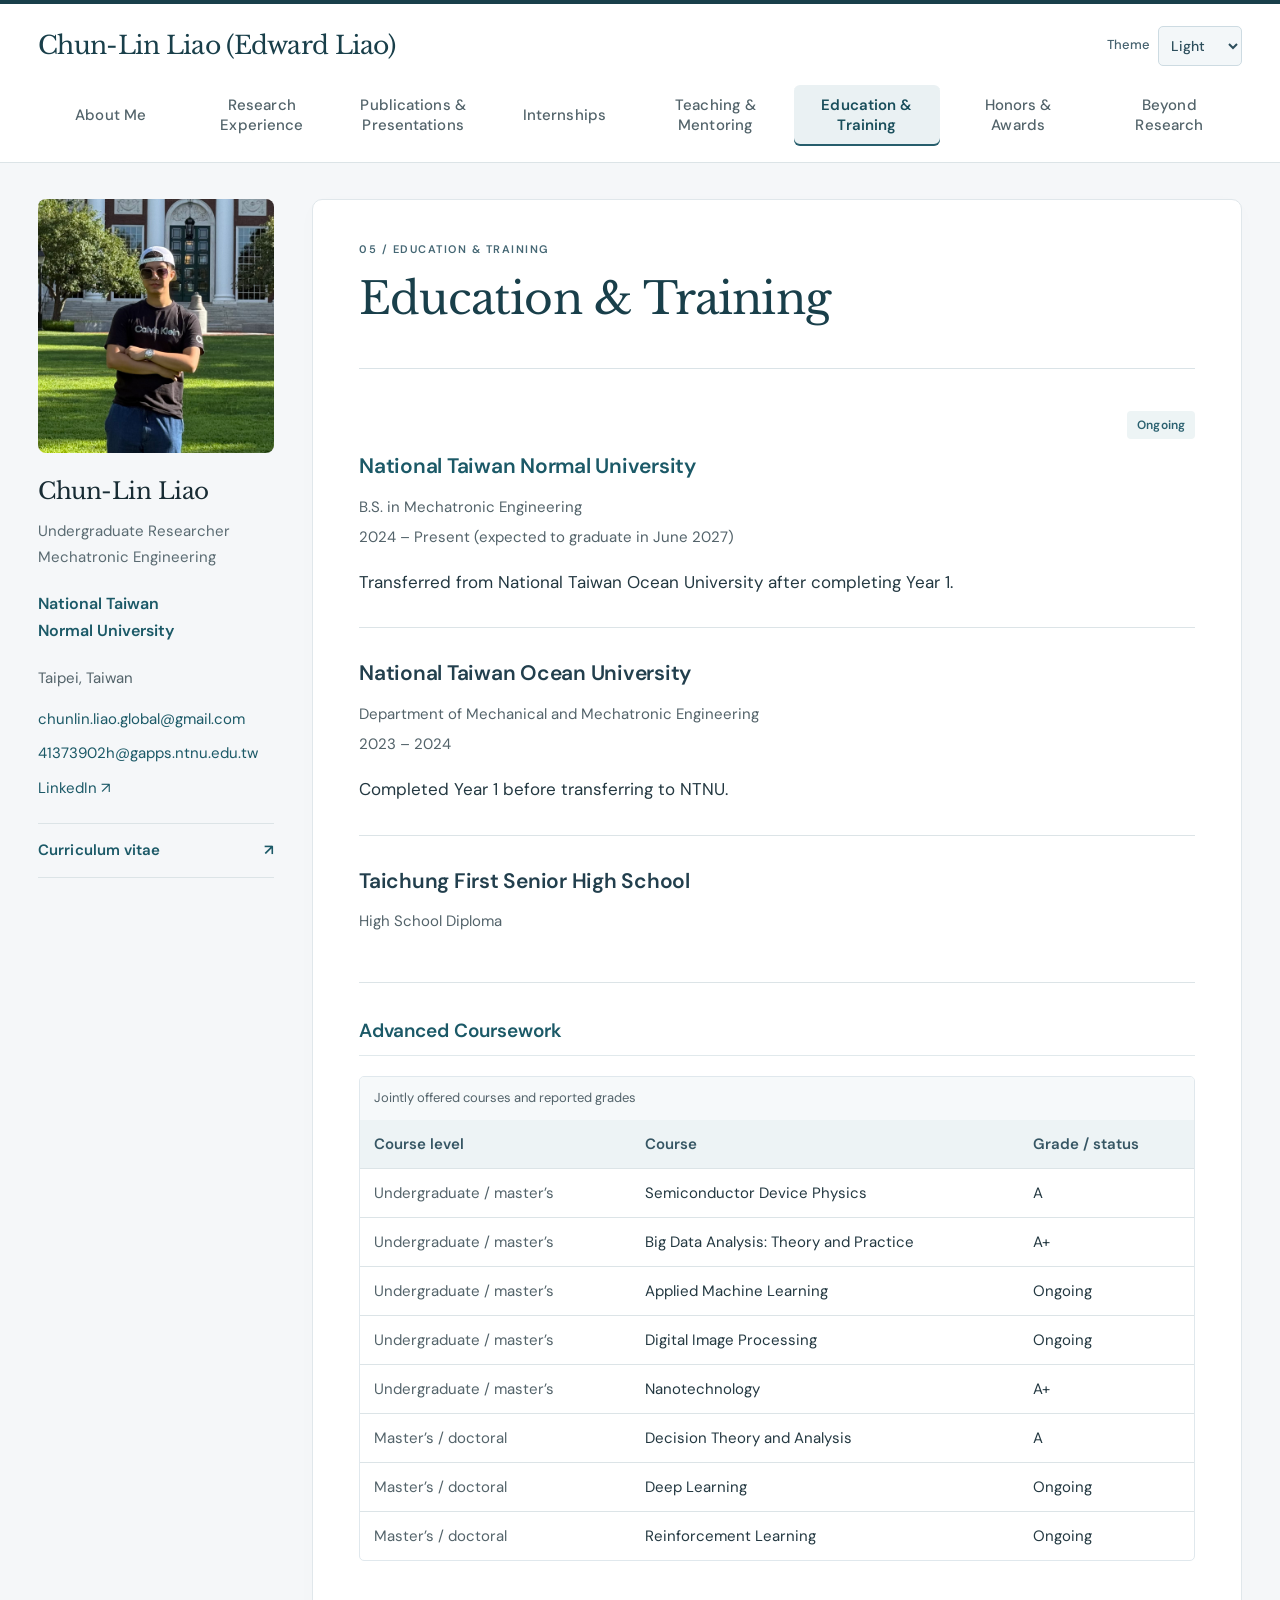
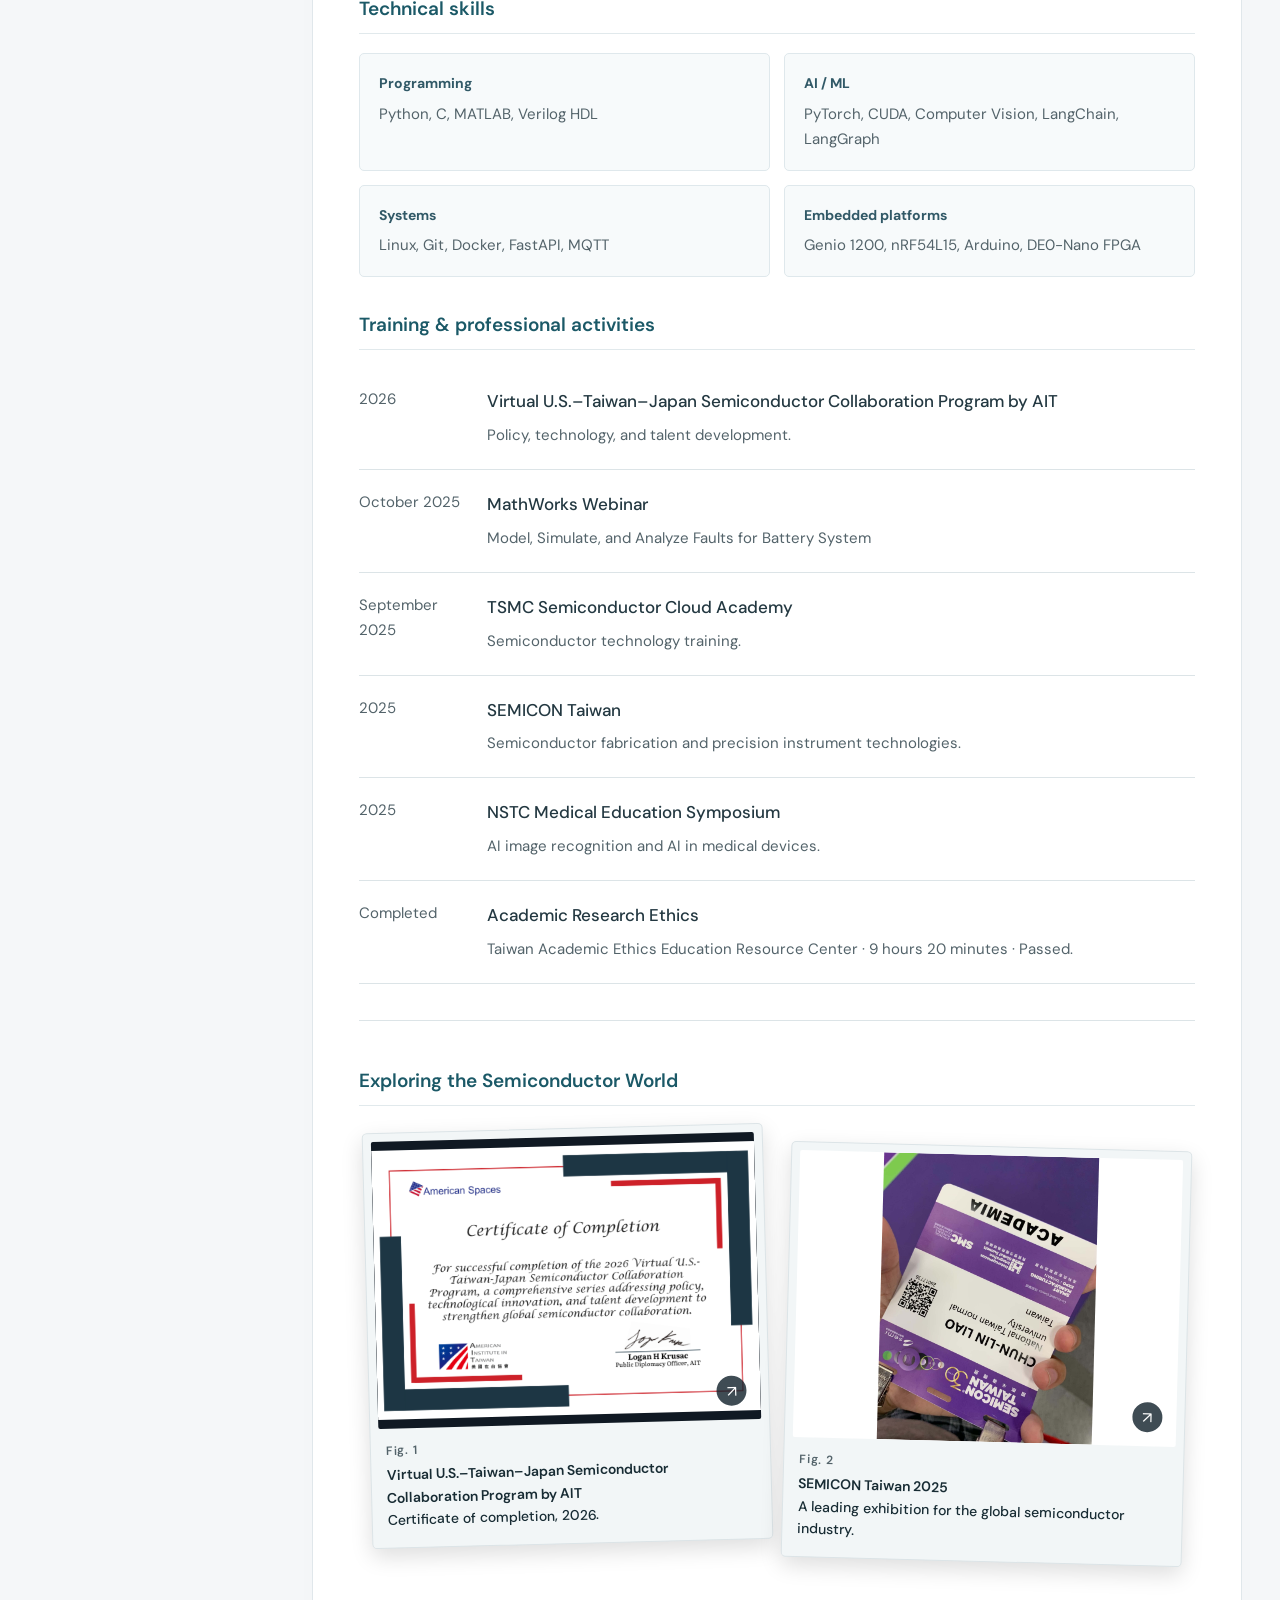
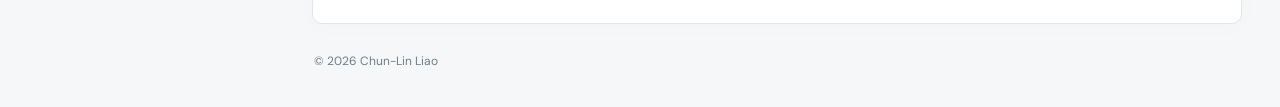
<file: education.html>
<!doctype html><html lang="en"><head><meta charset="utf-8"><meta name="viewport" content="width=device-width, initial-scale=1"><meta name="description" content="Chun-Lin Liao — NTNU undergraduate researcher in trustworthy agentic AI, evidence-grounded decision systems, and Edge AI. Research, publications, teaching, and experience."><meta name="theme-color" content="#193f4a"><title>Education & Training | Chun-Lin Liao</title><link rel="icon" href="assets/favicon.svg?v=2" type="image/svg+xml"><link rel="stylesheet" href="assets/style.css"><link rel="stylesheet" href="assets/refinements.css"><link rel="stylesheet" href="assets/themes.css?v=6"><link rel="stylesheet" href="assets/navigation.css?v=9"><link rel="stylesheet" href="assets/polish.css?v=13"><script src="assets/theme.js?v=6"></script><link rel="stylesheet" href="assets/internships/gallery.css?v=1"></head><body class="portfolio page-education"><a class="skip-link" href="#main">Skip to content</a><header class="masthead"><div class="masthead-inner"><a class="wordmark" href="index.html">Chun-Lin Liao (Edward Liao)</a><button class="menu-toggle" type="button" aria-expanded="false" aria-controls="main-navigation">Menu <span aria-hidden="true">☰</span></button><nav id="main-navigation" aria-label="Main navigation"><a href="index.html">About Me</a><a href="research.html">Research<br>Experience</a><a href="papers.html">Publications &amp;<br>Presentations</a><a href="experience.html">Internships</a><a href="teaching.html">Teaching &amp;<br>Mentoring</a><a href="education.html" class="active" aria-current="page">Education &amp;<br>Training</a><a href="awards.html">Honors &amp;<br>Awards</a><a href="beyond-research.html">Beyond<br>Research</a></nav><label class="theme-control"><span>Theme</span><select aria-label="Color theme" data-theme-picker><option value="light">Light</option><option value="dark">Dark</option></select></label></div></header><div class="layout"><aside class="profile"><div class="portrait-frame"><img class="portrait" src="assets/profile.jpg" alt="Chun-Lin Liao outdoors in front of a university building" width="256" height="260"></div><div class="profile-text"><a class="profile-name" href="index.html">Chun-Lin Liao</a><p>Undergraduate Researcher<br>Mechatronic Engineering</p><p class="affiliation"><a href="https://en.ntnu.edu.tw/aboutus.php" target="_blank" rel="noopener noreferrer">National Taiwan<br>Normal University</a></p><div class="profile-meta"><span>Taipei, Taiwan</span></div><div class="profile-contact"><a href="mailto:chunlin.liao.global@gmail.com">chunlin.liao.global@gmail.com</a><a href="mailto:41373902h@gapps.ntnu.edu.tw">41373902h@gapps.ntnu.edu.tw</a><a href="https://www.linkedin.com/in/chun-lin-liao-755b65386/" target="_blank" rel="noopener noreferrer">LinkedIn <span aria-hidden="true">↗</span></a></div></div><a class="cv-link" href="cv.html" target="_blank">Curriculum vitae <span aria-hidden="true">↗</span></a></aside><main id="main"><div class="reading-pane"><section id="education" class="topic-section"><div class="page-heading"><p class="eyebrow">05 / EDUCATION & TRAINING</p><h1>Education & Training</h1></div><article class="entry"><div class="entry-top"><h3><a href="https://en.ntnu.edu.tw/aboutus.php" target="_blank" rel="noopener noreferrer">National Taiwan Normal University</a></h3><span class="tag">Ongoing</span></div><div class="meta"><span class="meta-line">B.S. in Mechatronic Engineering</span><span class="meta-line date-line">2024 – Present (expected to graduate in June 2027)</span></div><p>Transferred from National Taiwan Ocean University after completing Year 1.</p></article><article class="entry"><div class="entry-top"><h3>National Taiwan Ocean University</h3></div><div class="meta"><span class="meta-line">Department of Mechanical and Mechatronic Engineering</span><span class="meta-line date-line">2023 – 2024</span></div><p>Completed Year 1 before transferring to NTNU.</p></article><article class="entry"><div class="entry-top"><h3>Taichung First Senior High School</h3></div><div class="meta"><span class="meta-line">High School Diploma</span></div></article><h3 class="group-title">Advanced Coursework</h3><div class="table-wrap"><table><caption>Jointly offered courses and reported grades</caption><thead><tr><th>Course level</th><th>Course</th><th>Grade / status</th></tr></thead><tbody><tr><td>Undergraduate / master’s</td><td>Semiconductor Device Physics</td><td>A</td></tr><tr><td>Undergraduate / master’s</td><td>Big Data Analysis: Theory and Practice</td><td>A+</td></tr><tr><td>Undergraduate / master’s</td><td>Applied Machine Learning</td><td>Ongoing</td></tr><tr><td>Undergraduate / master’s</td><td>Digital Image Processing</td><td>Ongoing</td></tr><tr><td>Undergraduate / master’s</td><td>Nanotechnology</td><td>A+</td></tr><tr><td>Master’s / doctoral</td><td>Decision Theory and Analysis</td><td>A</td></tr><tr><td>Master’s / doctoral</td><td>Deep Learning</td><td>Ongoing</td></tr><tr><td>Master’s / doctoral</td><td>Reinforcement Learning</td><td>Ongoing</td></tr></tbody></table></div><h3 class="group-title">Technical skills</h3><dl class="skills"><div><dt>Programming</dt><dd>Python, C, MATLAB, Verilog HDL</dd></div><div><dt>AI / ML</dt><dd>PyTorch, CUDA, Computer Vision, LangChain, LangGraph</dd></div><div><dt>Systems</dt><dd>Linux, Git, Docker, FastAPI, MQTT</dd></div><div><dt>Embedded platforms</dt><dd>Genio 1200, nRF54L15, Arduino, DE0-Nano FPGA</dd></div></dl><h3 class="group-title">Training & professional activities</h3><ul class="activities"><li><span class="activity-date">2026</span><div><strong>Virtual U.S.–Taiwan–Japan Semiconductor Collaboration Program by AIT</strong><p>Policy, technology, and talent development.</p></div></li><li><span class="activity-date">October 2025</span><div><strong>MathWorks Webinar</strong><p>Model, Simulate, and Analyze Faults for Battery System</p></div></li><li><span class="activity-date">September 2025</span><div><strong>TSMC Semiconductor Cloud Academy</strong><p>Semiconductor technology training.</p></div></li><li><span class="activity-date">2025</span><div><strong>SEMICON Taiwan</strong><p>Semiconductor fabrication and precision instrument technologies.</p></div></li><li><span class="activity-date">2025</span><div><strong>NSTC Medical Education Symposium</strong><p>AI image recognition and AI in medical devices.</p></div></li><li><span class="activity-date">Completed</span><div><strong>Academic Research Ethics</strong><p>Taiwan Academic Ethics Education Resource Center · 9 hours 20 minutes · Passed.</p></div></li></ul><section class="internship-gallery-section" aria-labelledby="education-gallery-heading"><h2 id="education-gallery-heading" class="group-title">Exploring the Semiconductor World</h2><div class="internship-gallery"><figure class="internship-figure"><a class="band-photo" href="assets/education/training-01.png" target="_blank" rel="noopener noreferrer" aria-label="View training figure 1"><img src="assets/education/training-01.png" alt="AIT semiconductor collaboration program certificate of completion" width="998" height="702" loading="lazy" decoding="async"></a><figcaption><span class="figure-number">Fig. 1</span><strong>Virtual U.S.–Taiwan–Japan Semiconductor Collaboration Program by AIT</strong><br>Certificate of completion, 2026.</figcaption></figure><figure class="internship-figure"><a class="band-photo" href="assets/education/training-02.png" target="_blank" rel="noopener noreferrer" aria-label="View training figure 2"><img src="assets/education/training-02.png" alt="SEMICON Taiwan 2025 academia participation badge" width="1536" height="2048" loading="lazy" decoding="async"></a><figcaption><span class="figure-number">Fig. 2</span><strong>SEMICON Taiwan 2025</strong><br>A leading exhibition for the global semiconductor industry.</figcaption></figure></div></section><dialog class="band-lightbox" aria-label="Education and training photo viewer"><div class="band-viewer"><button type="button" class="band-close" aria-label="Close photo viewer">Close ×</button><img class="band-full" alt=""><div class="band-controls"><button type="button" class="band-prev" aria-label="Previous photo">← Previous</button><span class="band-count" aria-live="polite"></span><button type="button" class="band-next" aria-label="Next photo">Next →</button></div></div></dialog></section></div><footer><span>© 2026 Chun-Lin Liao</span></footer></main></div><script src="assets/site.js?v=3"></script></body></html>
</file>
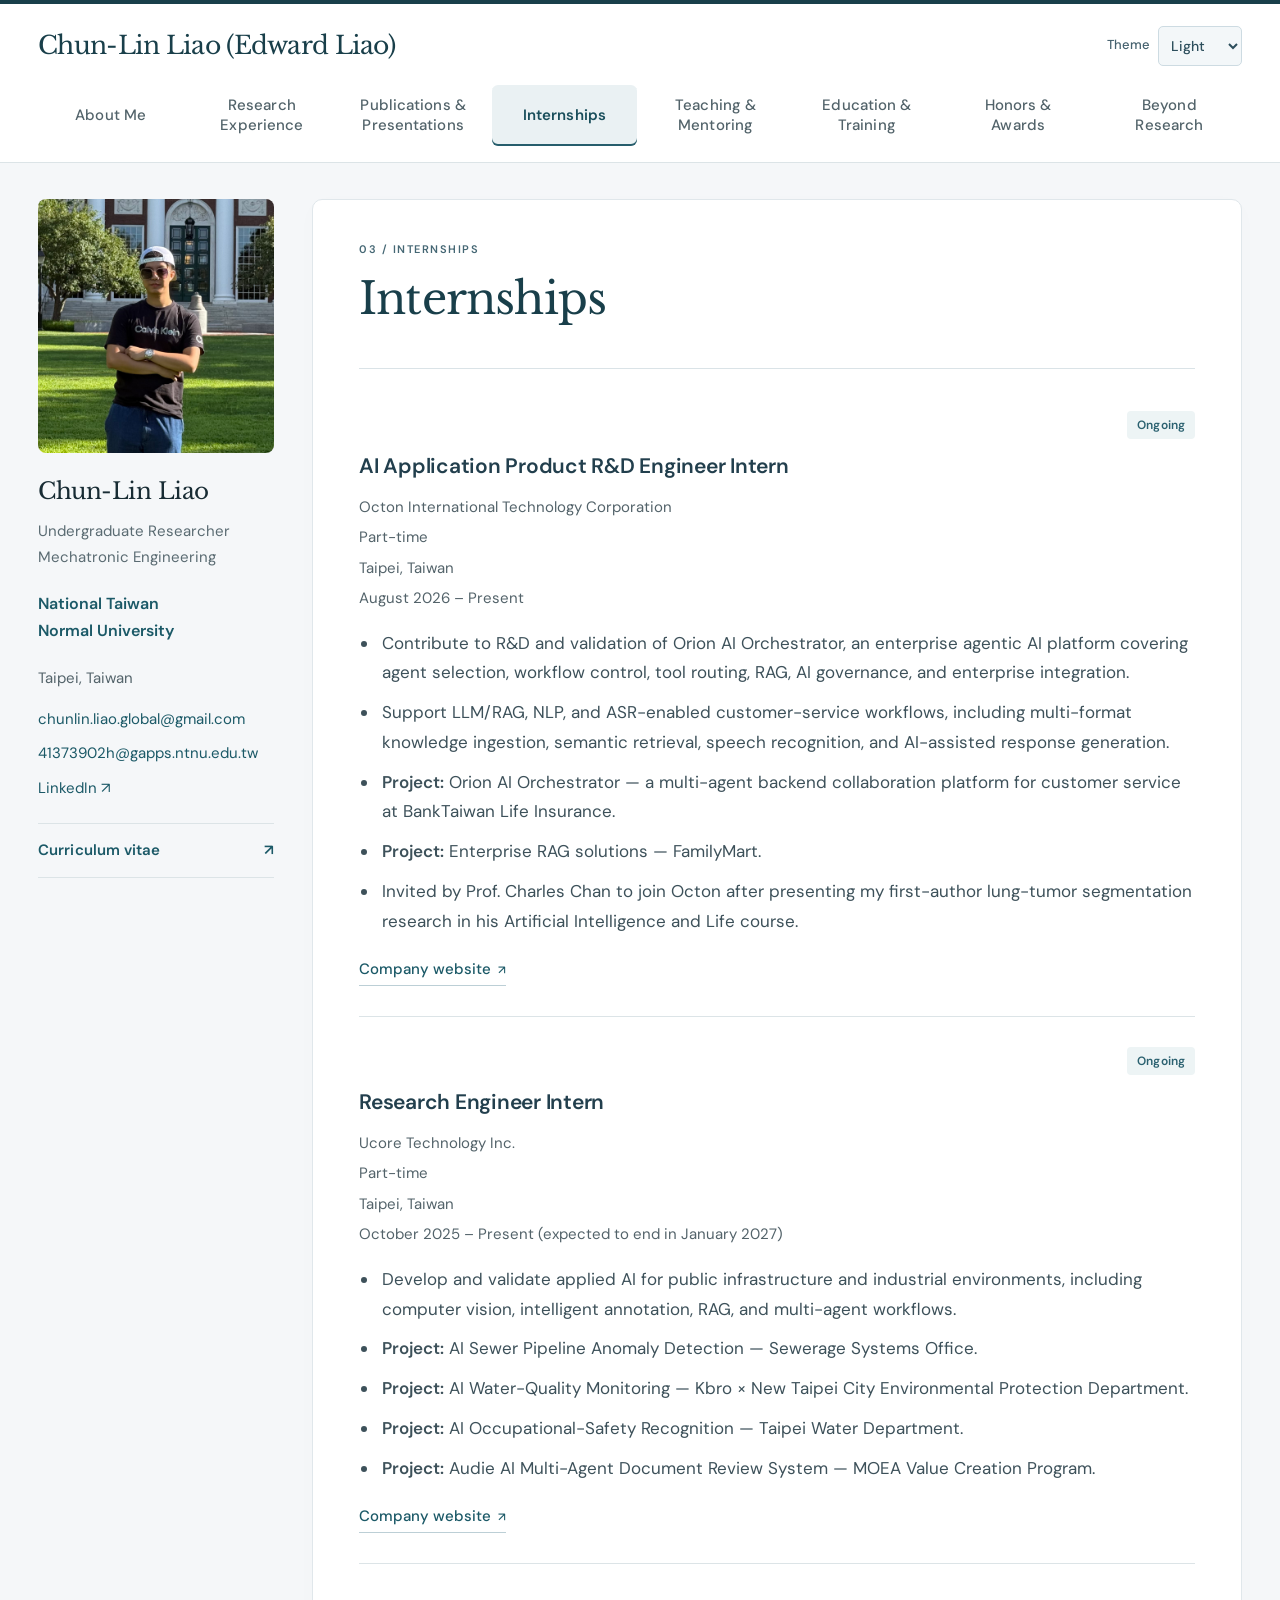
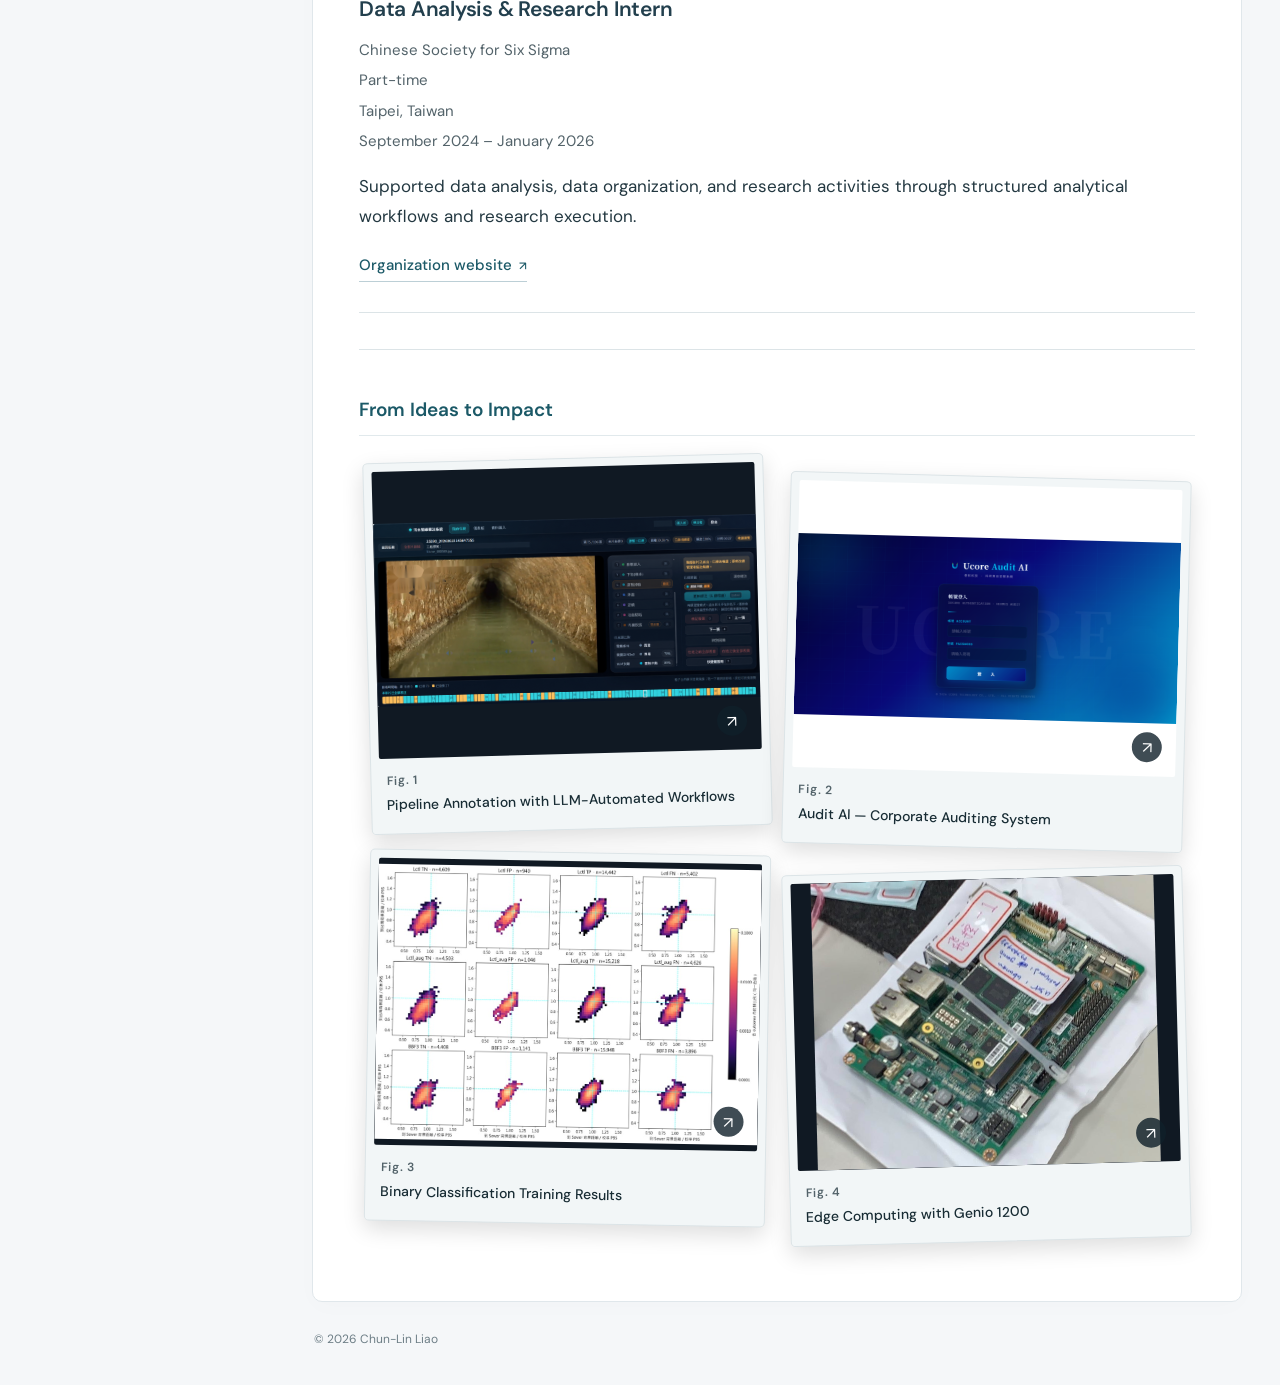
<file: experience.html>
<!doctype html><html lang="en"><head><meta charset="utf-8"><meta name="viewport" content="width=device-width, initial-scale=1"><meta name="description" content="Chun-Lin Liao — NTNU undergraduate researcher in trustworthy agentic AI, evidence-grounded decision systems, and Edge AI. Research, publications, teaching, and experience."><meta name="theme-color" content="#193f4a"><title>Internships | Chun-Lin Liao</title><link rel="icon" href="assets/favicon.svg?v=2" type="image/svg+xml"><link rel="stylesheet" href="assets/style.css"><link rel="stylesheet" href="assets/refinements.css"><link rel="stylesheet" href="assets/themes.css?v=6"><link rel="stylesheet" href="assets/navigation.css?v=9"><link rel="stylesheet" href="assets/polish.css?v=13"><script src="assets/theme.js?v=6"></script><link rel="stylesheet" href="assets/internships/gallery.css?v=1"></head><body class="portfolio page-experience"><a class="skip-link" href="#main">Skip to content</a><header class="masthead"><div class="masthead-inner"><a class="wordmark" href="index.html">Chun-Lin Liao (Edward Liao)</a><button class="menu-toggle" type="button" aria-expanded="false" aria-controls="main-navigation">Menu <span aria-hidden="true">☰</span></button><nav id="main-navigation" aria-label="Main navigation"><a href="index.html">About Me</a><a href="research.html">Research<br>Experience</a><a href="papers.html">Publications &amp;<br>Presentations</a><a href="experience.html" class="active" aria-current="page">Internships</a><a href="teaching.html">Teaching &amp;<br>Mentoring</a><a href="education.html">Education &amp;<br>Training</a><a href="awards.html">Honors &amp;<br>Awards</a><a href="beyond-research.html">Beyond<br>Research</a></nav><label class="theme-control"><span>Theme</span><select aria-label="Color theme" data-theme-picker><option value="light">Light</option><option value="dark">Dark</option></select></label></div></header><div class="layout"><aside class="profile"><div class="portrait-frame"><img class="portrait" src="assets/profile.jpg" alt="Chun-Lin Liao outdoors in front of a university building" width="256" height="260"></div><div class="profile-text"><a class="profile-name" href="index.html">Chun-Lin Liao</a><p>Undergraduate Researcher<br>Mechatronic Engineering</p><p class="affiliation"><a href="https://en.ntnu.edu.tw/aboutus.php" target="_blank" rel="noopener noreferrer">National Taiwan<br>Normal University</a></p><div class="profile-meta"><span>Taipei, Taiwan</span></div><div class="profile-contact"><a href="mailto:chunlin.liao.global@gmail.com">chunlin.liao.global@gmail.com</a><a href="mailto:41373902h@gapps.ntnu.edu.tw">41373902h@gapps.ntnu.edu.tw</a><a href="https://www.linkedin.com/in/chun-lin-liao-755b65386/" target="_blank" rel="noopener noreferrer">LinkedIn <span aria-hidden="true">↗</span></a></div></div><a class="cv-link" href="cv.html" target="_blank">Curriculum vitae <span aria-hidden="true">↗</span></a></aside><main id="main"><div class="reading-pane"><section id="experience" class="topic-section"><div class="page-heading"><p class="eyebrow">03 / INTERNSHIPS</p><h1>Internships</h1></div><article class="entry"><div class="entry-top"><h3>AI Application Product R&D Engineer Intern</h3><span class="tag">Ongoing</span></div><div class="meta"><span class="meta-line">Octon International Technology Corporation</span><span class="meta-line">Part-time</span><span class="meta-line">Taipei, Taiwan</span><span class="meta-line date-line">August 2026 – Present</span></div><ul><li>Contribute to R&D and validation of Orion AI Orchestrator, an enterprise agentic AI platform covering agent selection, workflow control, tool routing, RAG, AI governance, and enterprise integration.</li><li>Support LLM/RAG, NLP, and ASR-enabled customer-service workflows, including multi-format knowledge ingestion, semantic retrieval, speech recognition, and AI-assisted response generation.</li><li><strong>Project:</strong> Orion AI Orchestrator — a multi-agent backend collaboration platform for customer service at BankTaiwan Life Insurance.</li><li><strong>Project:</strong> Enterprise RAG solutions — FamilyMart.</li><li>Invited by Prof. Charles Chan to join Octon after presenting my first-author lung-tumor segmentation research in his Artificial Intelligence and Life course.</li></ul><div class="links"><a href="https://www.octon.net/zh/" target="_blank" rel="noopener noreferrer">Company website <span aria-hidden="true">↗</span></a></div></article><article class="entry"><div class="entry-top"><h3>Research Engineer Intern</h3><span class="tag">Ongoing</span></div><div class="meta"><span class="meta-line">Ucore Technology Inc.</span><span class="meta-line">Part-time</span><span class="meta-line">Taipei, Taiwan</span><span class="meta-line date-line">October 2025 – Present (expected to end in January 2027)</span></div><ul><li>Develop and validate applied AI for public infrastructure and industrial environments, including computer vision, intelligent annotation, RAG, and multi-agent workflows.</li><li><strong>Project:</strong> AI Sewer Pipeline Anomaly Detection — Sewerage Systems Office.</li><li><strong>Project:</strong> AI Water-Quality Monitoring — Kbro × New Taipei City Environmental Protection Department.</li><li><strong>Project:</strong> AI Occupational-Safety Recognition — Taipei Water Department.</li><li><strong>Project:</strong> Audie AI Multi-Agent Document Review System — MOEA Value Creation Program.</li></ul><div class="links"><a href="https://ucore.com.tw/" target="_blank" rel="noopener noreferrer">Company website <span aria-hidden="true">↗</span></a></div></article><article class="entry"><div class="entry-top"><h3>Data Analysis & Research Intern</h3></div><div class="meta"><span class="meta-line">Chinese Society for Six Sigma</span><span class="meta-line">Part-time</span><span class="meta-line">Taipei, Taiwan</span><span class="meta-line date-line">September 2024 – January 2026</span></div><p>Supported data analysis, data organization, and research activities through structured analytical workflows and research execution.</p><div class="links"><a href="https://www.6sigmai.org/" target="_blank" rel="noopener noreferrer">Organization website <span aria-hidden="true">↗</span></a></div></article><section class="internship-gallery-section" aria-labelledby="internship-gallery-heading"><h2 id="internship-gallery-heading" class="group-title">From Ideas to Impact</h2><div class="internship-gallery"><figure class="internship-figure"><a class="band-photo" href="assets/internships/project-01.png" target="_blank" rel="noopener noreferrer" aria-label="View figure 1: Pipeline Annotation with LLM-Automated Workflows"><img src="assets/internships/project-01.png" alt="Pipeline annotation interface with LLM-assisted automation; project and account details redacted" width="1813" height="868" loading="lazy" decoding="async"></a><figcaption><span class="figure-number">Fig. 1</span>Pipeline Annotation with LLM-Automated Workflows</figcaption></figure><figure class="internship-figure"><a class="band-photo" href="assets/internships/project-03.png" target="_blank" rel="noopener noreferrer" aria-label="View figure 2: Audit AI — Corporate Auditing System"><img src="assets/internships/project-03.png" alt="Ucore Audit AI corporate auditing system login interface" width="1917" height="908" loading="lazy" decoding="async"></a><figcaption><span class="figure-number">Fig. 2</span>Audit AI — Corporate Auditing System</figcaption></figure><figure class="internship-figure"><a class="band-photo" href="assets/internships/project-02.png" target="_blank" rel="noopener noreferrer" aria-label="View figure 3: Binary Classification Training Results"><img src="assets/internships/project-02.png" alt="Binary classification training results comparing model outcomes in a twelve-panel plot" width="945" height="679" loading="lazy" decoding="async"></a><figcaption><span class="figure-number">Fig. 3</span>Binary Classification Training Results</figcaption></figure><figure class="internship-figure"><a class="band-photo" href="assets/internships/project-04.png" target="_blank" rel="noopener noreferrer" aria-label="View figure 4: Edge Computing with Genio 1200"><img src="assets/internships/project-04.png" alt="Genio 1200 development board for edge computing" width="917" height="768" loading="lazy" decoding="async"></a><figcaption><span class="figure-number">Fig. 4</span>Edge Computing with Genio 1200</figcaption></figure></div></section><dialog class="band-lightbox" aria-label="Internship project photo viewer"><div class="band-viewer"><button type="button" class="band-close" aria-label="Close photo viewer">Close ×</button><img class="band-full" alt=""><div class="band-controls"><button type="button" class="band-prev" aria-label="Previous photo">← Previous</button><span class="band-count" aria-live="polite"></span><button type="button" class="band-next" aria-label="Next photo">Next →</button></div></div></dialog></section></div><footer><span>© 2026 Chun-Lin Liao</span></footer></main></div><script src="assets/site.js?v=3"></script></body></html>
</file>
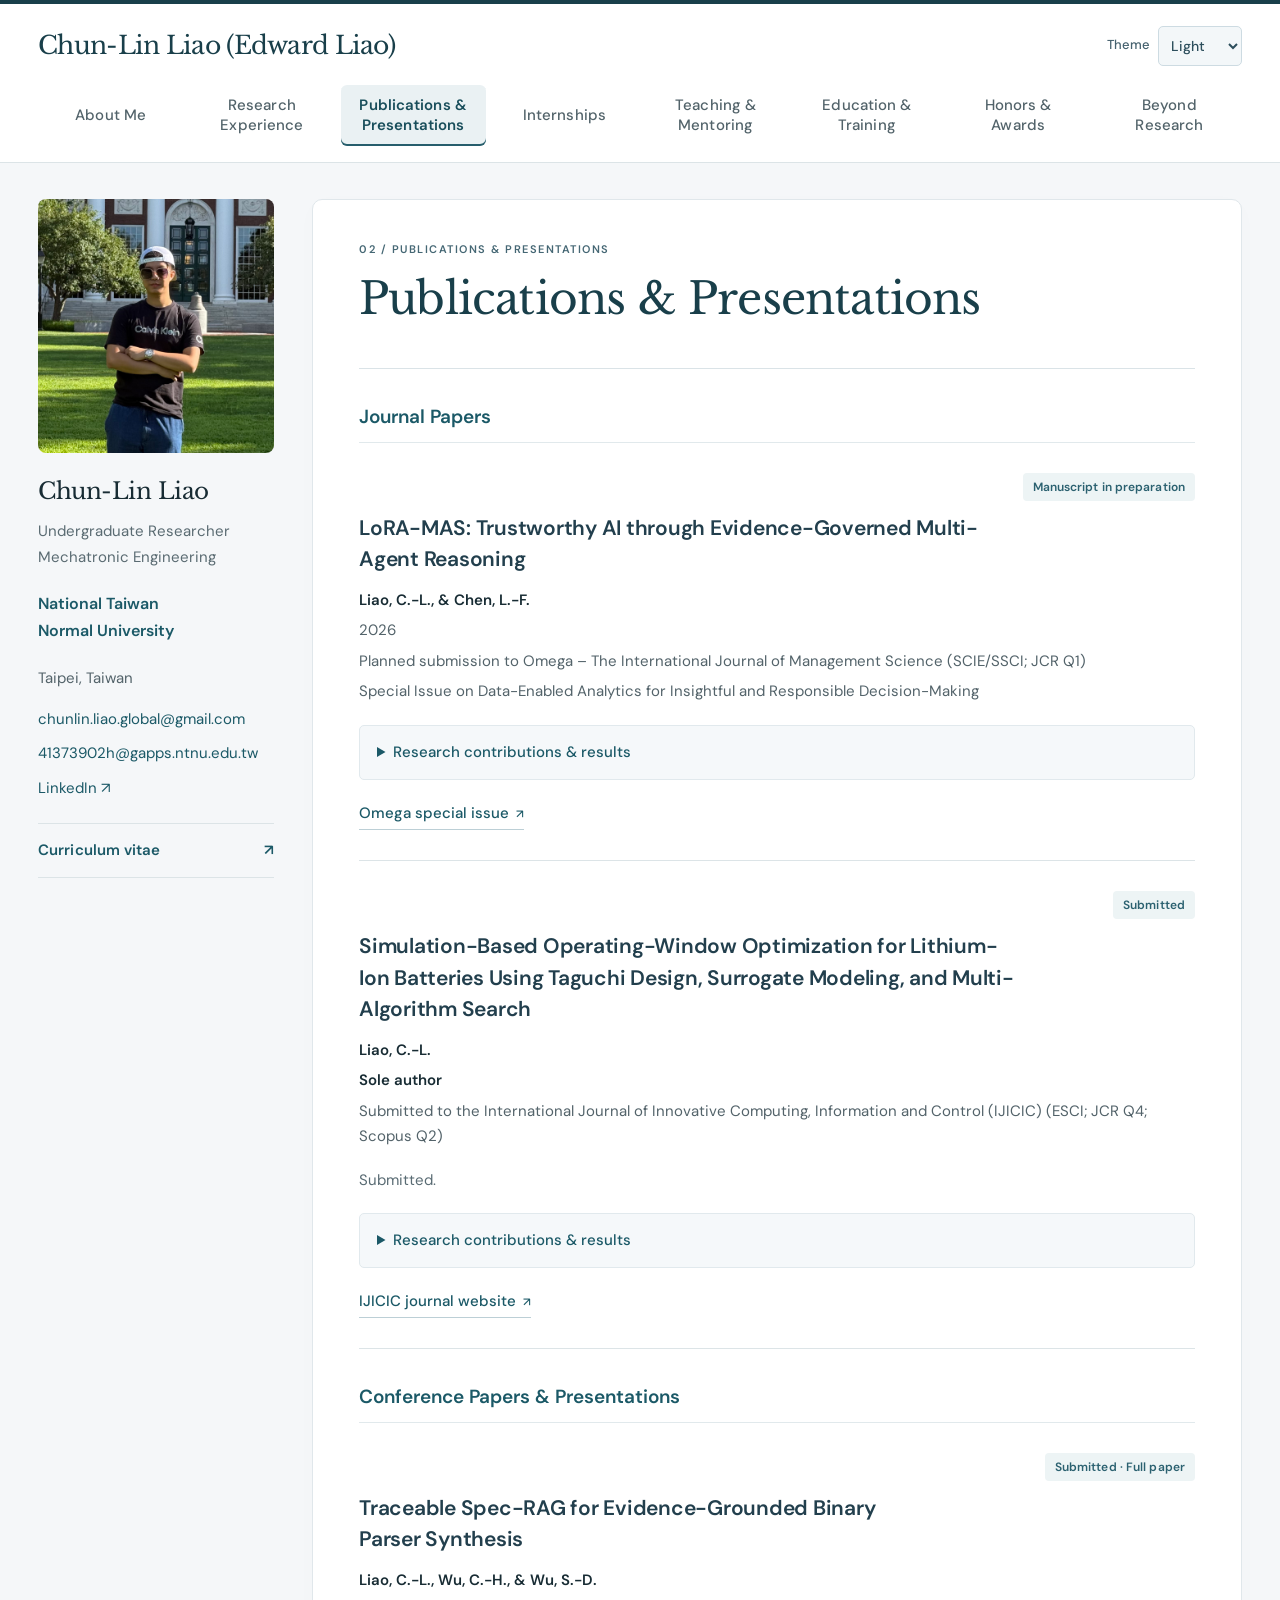
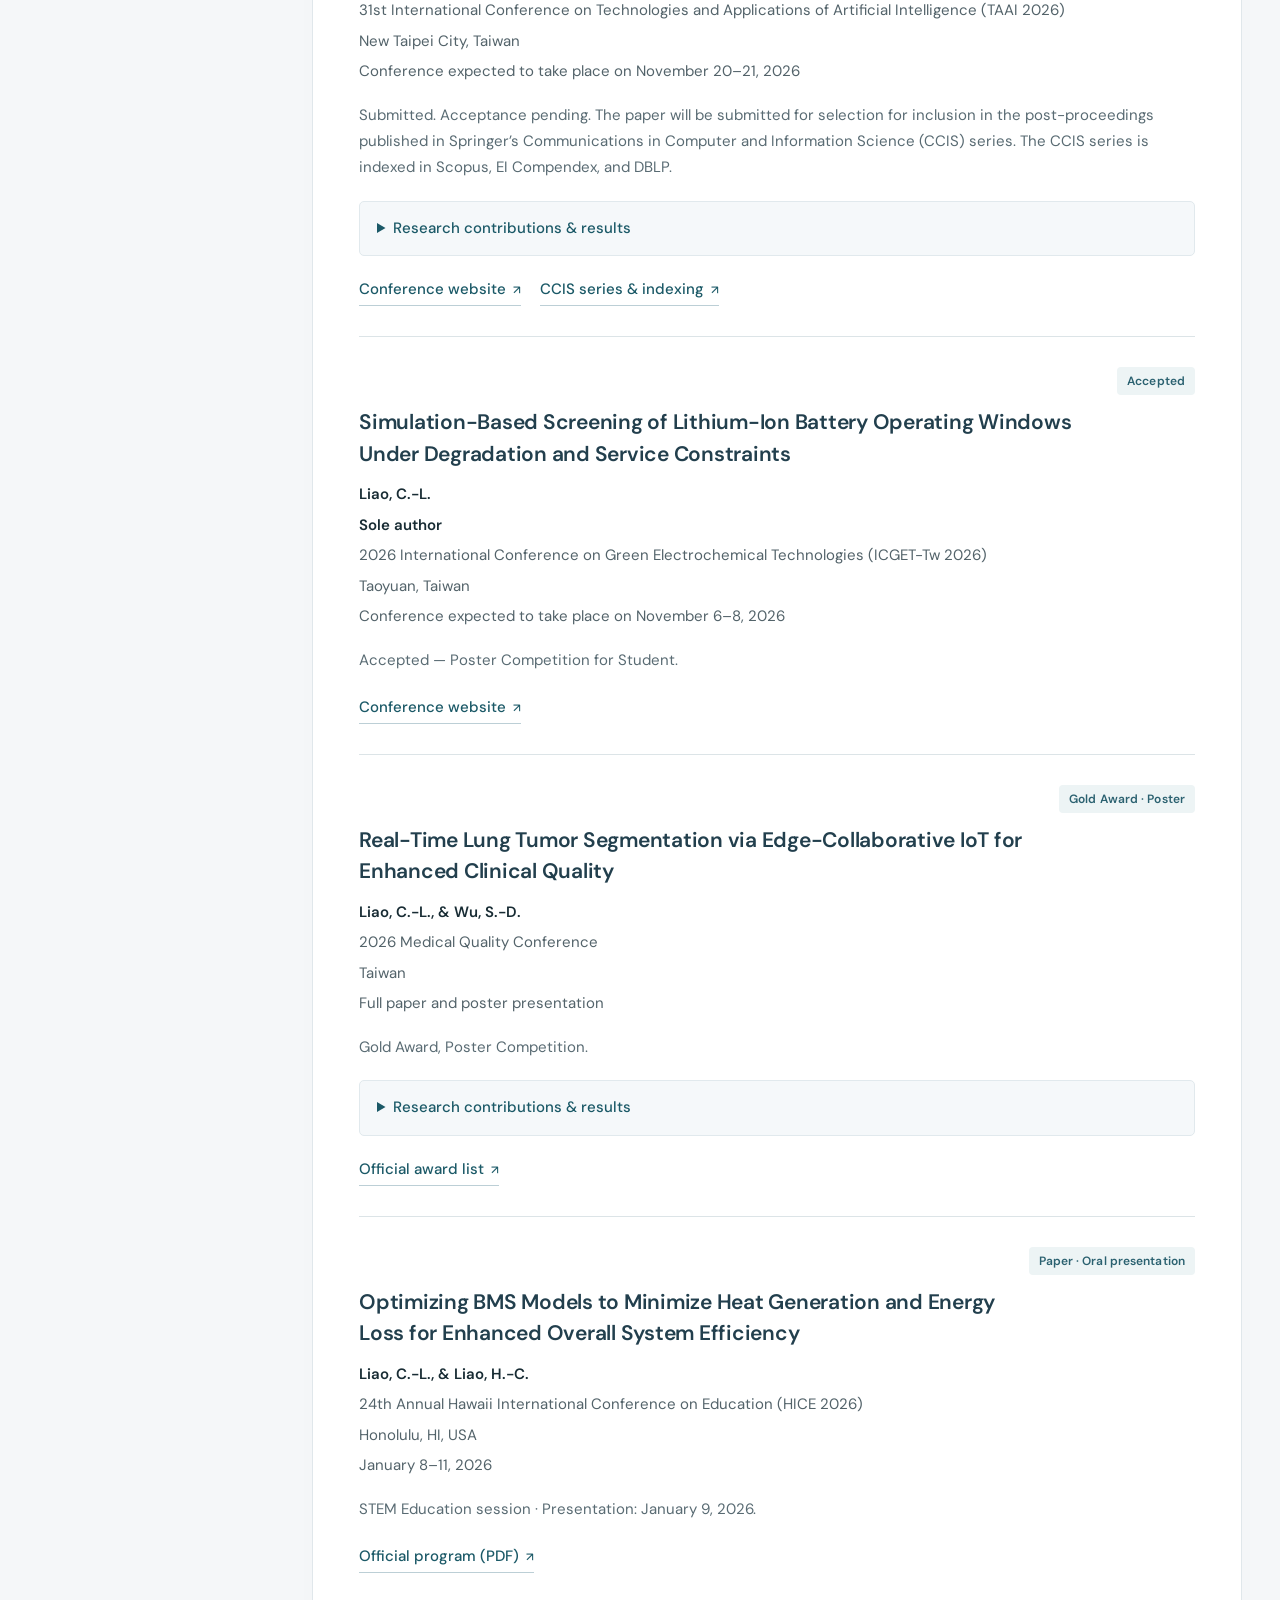
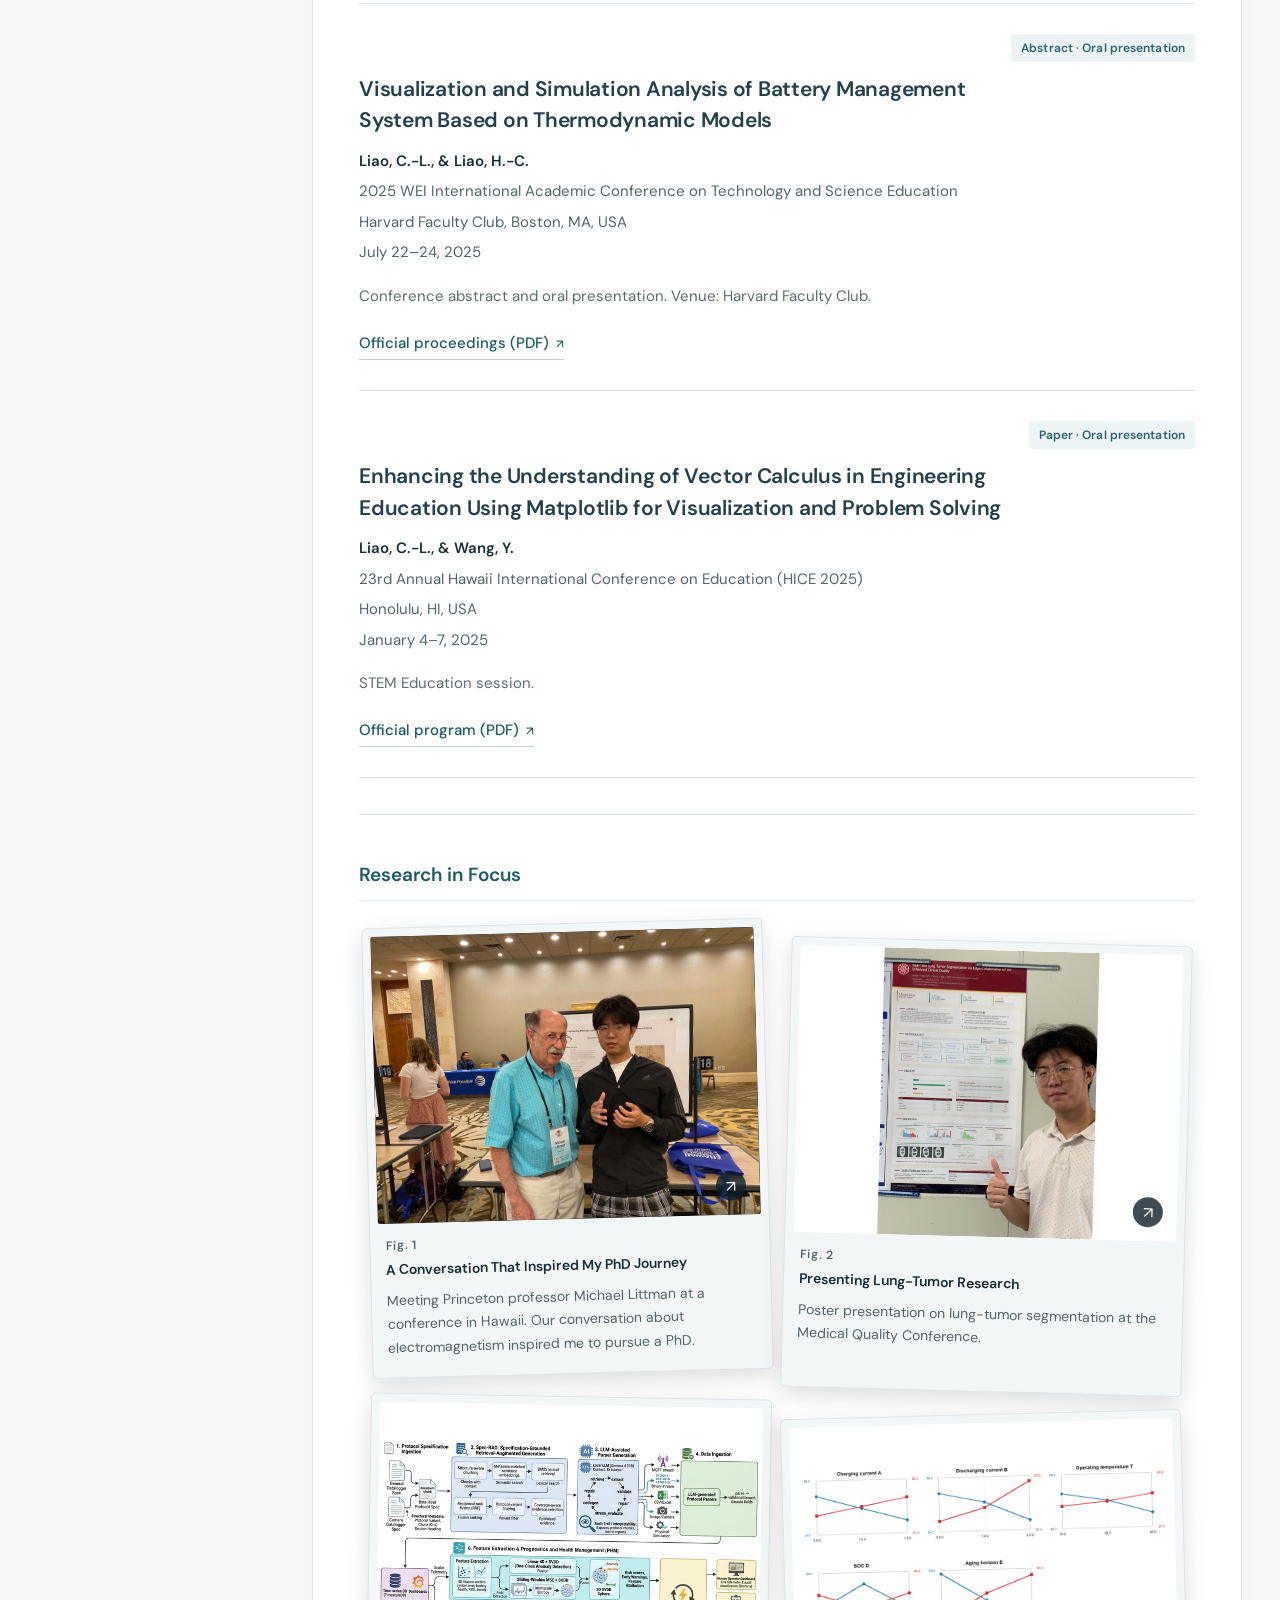
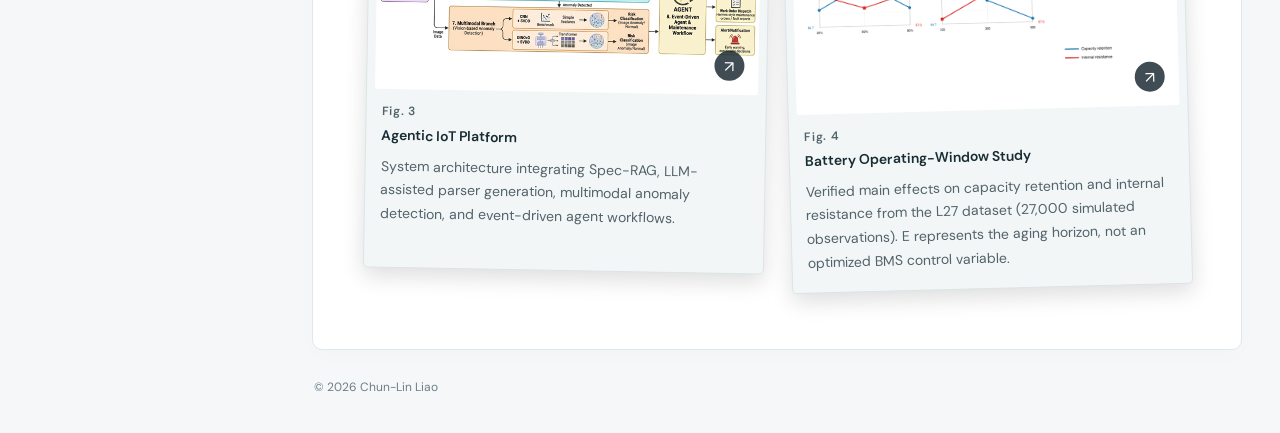
<file: papers.html>
<!doctype html><html lang="en"><head><meta charset="utf-8"><meta name="viewport" content="width=device-width, initial-scale=1"><meta name="description" content="Chun-Lin Liao — NTNU undergraduate researcher in trustworthy agentic AI, evidence-grounded decision systems, and Edge AI. Research, publications, teaching, and experience."><meta name="theme-color" content="#193f4a"><title>Publications & Presentations | Chun-Lin Liao</title><link rel="icon" href="assets/favicon.svg?v=2" type="image/svg+xml"><link rel="stylesheet" href="assets/style.css"><link rel="stylesheet" href="assets/refinements.css"><link rel="stylesheet" href="assets/themes.css?v=6"><link rel="stylesheet" href="assets/navigation.css?v=9"><link rel="stylesheet" href="assets/polish.css?v=13"><script src="assets/theme.js?v=6"></script><link rel="stylesheet" href="assets/internships/gallery.css?v=1"><link rel="stylesheet" href="assets/publications/gallery.css?v=1"></head><body class="portfolio page-publications"><a class="skip-link" href="#main">Skip to content</a><header class="masthead"><div class="masthead-inner"><a class="wordmark" href="index.html">Chun-Lin Liao (Edward Liao)</a><button class="menu-toggle" type="button" aria-expanded="false" aria-controls="main-navigation">Menu <span aria-hidden="true">☰</span></button><nav id="main-navigation" aria-label="Main navigation"><a href="index.html">About Me</a><a href="research.html">Research<br>Experience</a><a href="papers.html" class="active" aria-current="page">Publications &amp;<br>Presentations</a><a href="experience.html">Internships</a><a href="teaching.html">Teaching &amp;<br>Mentoring</a><a href="education.html">Education &amp;<br>Training</a><a href="awards.html">Honors &amp;<br>Awards</a><a href="beyond-research.html">Beyond<br>Research</a></nav><label class="theme-control"><span>Theme</span><select aria-label="Color theme" data-theme-picker><option value="light">Light</option><option value="dark">Dark</option></select></label></div></header><div class="layout"><aside class="profile"><div class="portrait-frame"><img class="portrait" src="assets/profile.jpg" alt="Chun-Lin Liao outdoors in front of a university building" width="256" height="260"></div><div class="profile-text"><a class="profile-name" href="index.html">Chun-Lin Liao</a><p>Undergraduate Researcher<br>Mechatronic Engineering</p><p class="affiliation"><a href="https://en.ntnu.edu.tw/aboutus.php" target="_blank" rel="noopener noreferrer">National Taiwan<br>Normal University</a></p><div class="profile-meta"><span>Taipei, Taiwan</span></div><div class="profile-contact"><a href="mailto:chunlin.liao.global@gmail.com">chunlin.liao.global@gmail.com</a><a href="mailto:41373902h@gapps.ntnu.edu.tw">41373902h@gapps.ntnu.edu.tw</a><a href="https://www.linkedin.com/in/chun-lin-liao-755b65386/" target="_blank" rel="noopener noreferrer">LinkedIn <span aria-hidden="true">↗</span></a></div></div><a class="cv-link" href="cv.html" target="_blank">Curriculum vitae <span aria-hidden="true">↗</span></a></aside><main id="main"><div class="reading-pane"><section id="publications" class="topic-section"><div class="page-heading"><p class="eyebrow">02 / PUBLICATIONS & PRESENTATIONS</p><h1>Publications & Presentations</h1></div><h3 class="group-title">Journal Papers</h3><article class="entry"><div class="entry-top"><h3>LoRA-MAS: Trustworthy AI through Evidence-Governed Multi-Agent Reasoning</h3><span class="tag">Manuscript in preparation</span></div><div class="meta"><span class="meta-line"><strong>Liao, C.-L., &amp; Chen, L.-F.</strong></span><span class="meta-line date-line">2026</span><span class="meta-line">Planned submission to Omega – The International Journal of Management Science (SCIE/SSCI; JCR Q1)</span><span class="meta-line">Special Issue on Data-Enabled Analytics for Insightful and Responsible Decision-Making</span></div><details><summary>Research contributions & results</summary><ul><li>Developed an evidence-governed LoRA multi-agent framework with four QLoRA adapters and eight heterogeneous virtual experts, integrating human-in-the-loop evidence governance, provenance tracking, and confidence-aware AHP elicitation.</li><li>Designed a white-box decision-assurance pipeline combining reciprocity-preserving Z-number uncertainty modeling, consistency-ratio auditing, and deterministic logarithmic least-squares repair for traceable and mathematically controlled AI-assisted decision making.</li><li>Reported Spearman ρ = 0.925, Kendall τ = 0.878, Pearson r = 0.976, and 100% Top-5 agreement with published Supply Chain 5.0 human-expert results. Conducted cross-domain boundary audits on Project Management and Medical Alliance benchmarks.</li></ul></details><div class="links"><a href="https://www.sciencedirect.com/special-issue/10GMWX3GDSQ" target="_blank" rel="noopener noreferrer">Omega special issue <span aria-hidden="true">↗</span></a></div></article><article class="entry"><div class="entry-top"><h3>Simulation-Based Operating-Window Optimization for Lithium-Ion Batteries Using Taguchi Design, Surrogate Modeling, and Multi-Algorithm Search</h3><span class="tag">Submitted</span></div><div class="meta"><span class="meta-line"><strong>Liao, C.-L.</span><span class="meta-line">Sole author</strong></span><span class="meta-line">Submitted to the International Journal of Innovative Computing, Information and Control (IJICIC) (ESCI; JCR Q4; Scopus Q2)</span></div><p class="paper-note">Submitted.</p><details><summary>Research contributions & results</summary><ul><li>Independently designed and executed a battery operating-window study combining a verified Taguchi L27 design, 27,000 Monte Carlo simulation samples, surrogate modeling, and constrained multi-algorithm optimization.</li><li>Redesigned validation to address leakage from repeated samples under identical operating conditions: five-fold GroupKFold by Taguchi condition measures generalization to unseen operating windows.</li><li>Compared linear, kernel-based, tree-based, Gaussian-process, ANN, RSM, and physics-informed RSM surrogates, followed by GA, PSO, Differential Evolution, Bayesian Optimization, NSGA-II, and grid-search optimization. Evaluated coefficient, weighting, and noise sensitivity.</li><li>In simulation, service-aware optimization shifted the optimal charging rate from 1.00 C to 1.50 C, while maintaining 1.00 C discharge, 20 °C, and approximately 50% SOC. At 300 cycles, PSO achieved 87.57% capacity retention and 58.34 mΩ internal resistance: a 1.025 percentage-point capacity penalty and 0.502 mΩ resistance increase relative to the degradation-only optimum.</li><li>Earlier version: externally peer reviewed at Expert Systems (Wiley), with three reviewer reports, including one recommendation for major revision. The manuscript was subsequently substantially revised in response to the reviews, with expanded surrogate and optimizer baselines, leakage-aware validation, multi-objective weighting analysis, noise-robustness evaluation, stronger research-gap positioning, and improved methodological reporting. The current manuscript has been submitted to IJICIC.</li></ul></details><div class="links"><a href="http://www.ijicic.org/" target="_blank" rel="noopener noreferrer">IJICIC journal website <span aria-hidden="true">↗</span></a></div></article><h3 class="group-title">Conference Papers & Presentations</h3><article class="entry"><div class="entry-top"><h3>Traceable Spec-RAG for Evidence-Grounded Binary Parser Synthesis</h3><span class="tag">Submitted · Full paper</span></div><div class="meta"><span class="meta-line"><strong>Liao, C.-L., Wu, C.-H., &amp; Wu, S.-D.</strong></span><span class="meta-line date-line">31st International Conference on Technologies and Applications of Artificial Intelligence (TAAI 2026)</span><span class="meta-line">New Taipei City, Taiwan</span><span class="meta-line date-line">Conference expected to take place on November 20–21, 2026</span></div><p class="paper-note">Submitted. Acceptance pending. The paper will be submitted for selection for inclusion in the post-proceedings published in Springer’s Communications in Computer and Information Science (CCIS) series. The CCIS series is indexed in Scopus, EI Compendex, and DBLP.</p><details><summary>Research contributions & results</summary><ul><li>Proposed a structure-aware, field-oriented Spec-RAG framework to convert heterogeneous, versioned protocol specifications into traceable binary parser schemas through structured evidence representation and field-specific retrieval.</li><li>Built an evidence pipeline with hybrid retrieval, protocol-version filtering, field-level coverage and conflict checks, provenance tracking, and no-evidence / bounded-repair mechanisms to prevent unsupported or cross-protocol parser generation.</li><li>Reported 100% schema exactness and strict balanced accuracy in a controlled two-protocol, execution-based benchmark, with 37.8% lower token usage than vanilla RAG under constrained repeated runs.</li></ul></details><div class="links"><a href="https://taai2026.github.io/" target="_blank" rel="noopener noreferrer">Conference website <span aria-hidden="true">↗</span></a><a href="https://link.springer.com/series/7899" target="_blank" rel="noopener noreferrer">CCIS series &amp; indexing <span aria-hidden="true">↗</span></a></div></article><article class="entry"><div class="entry-top"><h3>Simulation-Based Screening of Lithium-Ion Battery Operating Windows Under Degradation and Service Constraints</h3><span class="tag">Accepted</span></div><div class="meta"><span class="meta-line"><strong>Liao, C.-L.</span><span class="meta-line">Sole author</strong></span><span class="meta-line date-line">2026 International Conference on Green Electrochemical Technologies (ICGET-Tw 2026)</span><span class="meta-line">Taoyuan, Taiwan</span><span class="meta-line date-line">Conference expected to take place on November 6–8, 2026</span></div><p class="paper-note">Accepted — Poster Competition for Student.</p><div class="links"><a href="https://2026icget-tw.conf.tw/site/page.aspx?lang=en&amp;pid=901&amp;sid=1672" target="_blank" rel="noopener noreferrer">Conference website <span aria-hidden="true">↗</span></a></div></article><article class="entry"><div class="entry-top"><h3>Real-Time Lung Tumor Segmentation via Edge-Collaborative IoT for Enhanced Clinical Quality</h3><span class="tag">Gold Award · Poster</span></div><div class="meta"><span class="meta-line"><strong>Liao, C.-L., &amp; Wu, S.-D.</strong></span><span class="meta-line date-line">2026 Medical Quality Conference</span><span class="meta-line">Taiwan</span><span class="meta-line">Full paper and poster presentation</span></div><p class="paper-note">Gold Award, Poster Competition.</p><details><summary>Research contributions & results</summary><ul><li>Proposed a modality-aware CT preprocessing pipeline combining HU-based lung windowing, axial slice transformation, and tumor-positive sample selection to adapt volumetric medical imaging for lightweight edge segmentation.</li><li>Controlled ablation showed a 22.5 percentage-point improvement in mAP50 over the unfiltered baseline when preprocessing components were combined.</li><li>Demonstrated the pipeline in an edge-collaborative medical IoT architecture that connects segmentation outputs to event-driven clinical alerts.</li></ul></details><div class="links"><a href="https://www.6sigmai.org/general-6-1" target="_blank" rel="noopener noreferrer">Official award list <span aria-hidden="true">↗</span></a></div></article><article class="entry"><div class="entry-top"><h3>Optimizing BMS Models to Minimize Heat Generation and Energy Loss for Enhanced Overall System Efficiency</h3><span class="tag">Paper · Oral presentation</span></div><div class="meta"><span class="meta-line"><strong>Liao, C.-L., &amp; Liao, H.-C.</strong></span><span class="meta-line date-line">24th Annual Hawaii International Conference on Education (HICE 2026)</span><span class="meta-line">Honolulu, HI, USA</span><span class="meta-line date-line">January 8–11, 2026</span></div><p class="paper-note">STEM Education session · Presentation: January 9, 2026.</p><div class="links"><a href="https://hiceducation.org/wp-content/uploads/2025/12/2026-Tentative-Program.pdf" target="_blank" rel="noopener noreferrer">Official program (PDF) <span aria-hidden="true">↗</span></a></div></article><article class="entry"><div class="entry-top"><h3>Visualization and Simulation Analysis of Battery Management System Based on Thermodynamic Models</h3><span class="tag">Abstract · Oral presentation</span></div><div class="meta"><span class="meta-line"><strong>Liao, C.-L., &amp; Liao, H.-C.</strong></span><span class="meta-line date-line">2025 WEI International Academic Conference on Technology and Science Education</span><span class="meta-line">Harvard Faculty Club, Boston, MA, USA</span><span class="meta-line date-line">July 22–24, 2025</span></div><p class="paper-note">Conference abstract and oral presentation. Venue: Harvard Faculty Club.</p><div class="links"><a href="https://www.westeastinstitute.com/wp-content/uploads/2025/10/EDUHUMSCIENCE-2025-Boston-Proceedings.pdf" target="_blank" rel="noopener noreferrer">Official proceedings (PDF) <span aria-hidden="true">↗</span></a></div></article><article class="entry"><div class="entry-top"><h3>Enhancing the Understanding of Vector Calculus in Engineering Education Using Matplotlib for Visualization and Problem Solving</h3><span class="tag">Paper · Oral presentation</span></div><div class="meta"><span class="meta-line"><strong>Liao, C.-L., &amp; Wang, Y.</strong></span><span class="meta-line date-line">23rd Annual Hawaii International Conference on Education (HICE 2025)</span><span class="meta-line">Honolulu, HI, USA</span><span class="meta-line date-line">January 4–7, 2025</span></div><p class="paper-note">STEM Education session.</p><div class="links"><a href="https://hiceducation.org/wp-content/uploads/2025/12/EDU2025.pdf" target="_blank" rel="noopener noreferrer">Official program (PDF) <span aria-hidden="true">↗</span></a></div></article><section class="internship-gallery-section publication-gallery-section" aria-labelledby="publication-gallery-heading"><h2 id="publication-gallery-heading" class="group-title">Research in Focus</h2><div class="internship-gallery"><figure class="internship-figure"><a class="band-photo" href="assets/publications/research-01.png" target="_blank" rel="noopener noreferrer" aria-label="View research figure 1: A Conversation That Inspired My PhD Journey"><img src="assets/publications/research-01.png" alt="Conference photograph with Prof. Michael Littman in Hawaii" width="2048" height="1536" loading="lazy" decoding="async"></a><figcaption><span class="figure-number">Fig. 1</span><strong>A Conversation That Inspired My PhD Journey</strong><p class="figure-description">Meeting Princeton professor Michael Littman at a conference in Hawaii. Our conversation about electromagnetism inspired me to pursue a PhD.</p></figcaption></figure><figure class="internship-figure"><a class="band-photo" href="assets/publications/research-02.png" target="_blank" rel="noopener noreferrer" aria-label="View research figure 2: Presenting Lung-Tumor Research"><img src="assets/publications/research-02.png" alt="Lung-tumor segmentation poster presentation at the Medical Quality Conference" width="1536" height="2048" loading="lazy" decoding="async"></a><figcaption><span class="figure-number">Fig. 2</span><strong>Presenting Lung-Tumor Research</strong><p class="figure-description">Poster presentation on lung-tumor segmentation at the Medical Quality Conference.</p></figcaption></figure><figure class="internship-figure"><a class="band-photo" href="assets/publications/research-03.png" target="_blank" rel="noopener noreferrer" aria-label="View research figure 3: Agentic IoT Platform"><img src="assets/publications/research-03.png" alt="Agentic IoT platform architecture diagram" width="720" height="402" loading="lazy" decoding="async"></a><figcaption><span class="figure-number">Fig. 3</span><strong>Agentic IoT Platform</strong><p class="figure-description">System architecture integrating Spec-RAG, LLM-assisted parser generation, multimodal anomaly detection, and event-driven agent workflows.</p></figcaption></figure><figure class="internship-figure"><a class="band-photo" href="assets/publications/research-04.png" target="_blank" rel="noopener noreferrer" aria-label="View research figure 4: Battery Operating-Window Study"><img src="assets/publications/research-04.png" alt="Main-effects plots for charging current, discharging current, temperature, SOC, and aging horizon in the battery operating-window optimization study" width="960" height="526" loading="lazy" decoding="async"></a><figcaption><span class="figure-number">Fig. 4</span><strong>Battery Operating-Window Study</strong><p class="figure-description">Verified main effects on capacity retention and internal resistance from the L27 dataset (27,000 simulated observations). E represents the aging horizon, not an optimized BMS control variable.</p></figcaption></figure></div></section><dialog class="band-lightbox" aria-label="Research photo and figure viewer"><div class="band-viewer"><button type="button" class="band-close" aria-label="Close photo viewer">Close ×</button><img class="band-full" alt=""><div class="band-controls"><button type="button" class="band-prev" aria-label="Previous photo">← Previous</button><span class="band-count" aria-live="polite"></span><button type="button" class="band-next" aria-label="Next photo">Next →</button></div></div></dialog></section></div><footer><span>© 2026 Chun-Lin Liao</span></footer></main></div><script src="assets/site.js?v=3"></script></body></html>
</file>
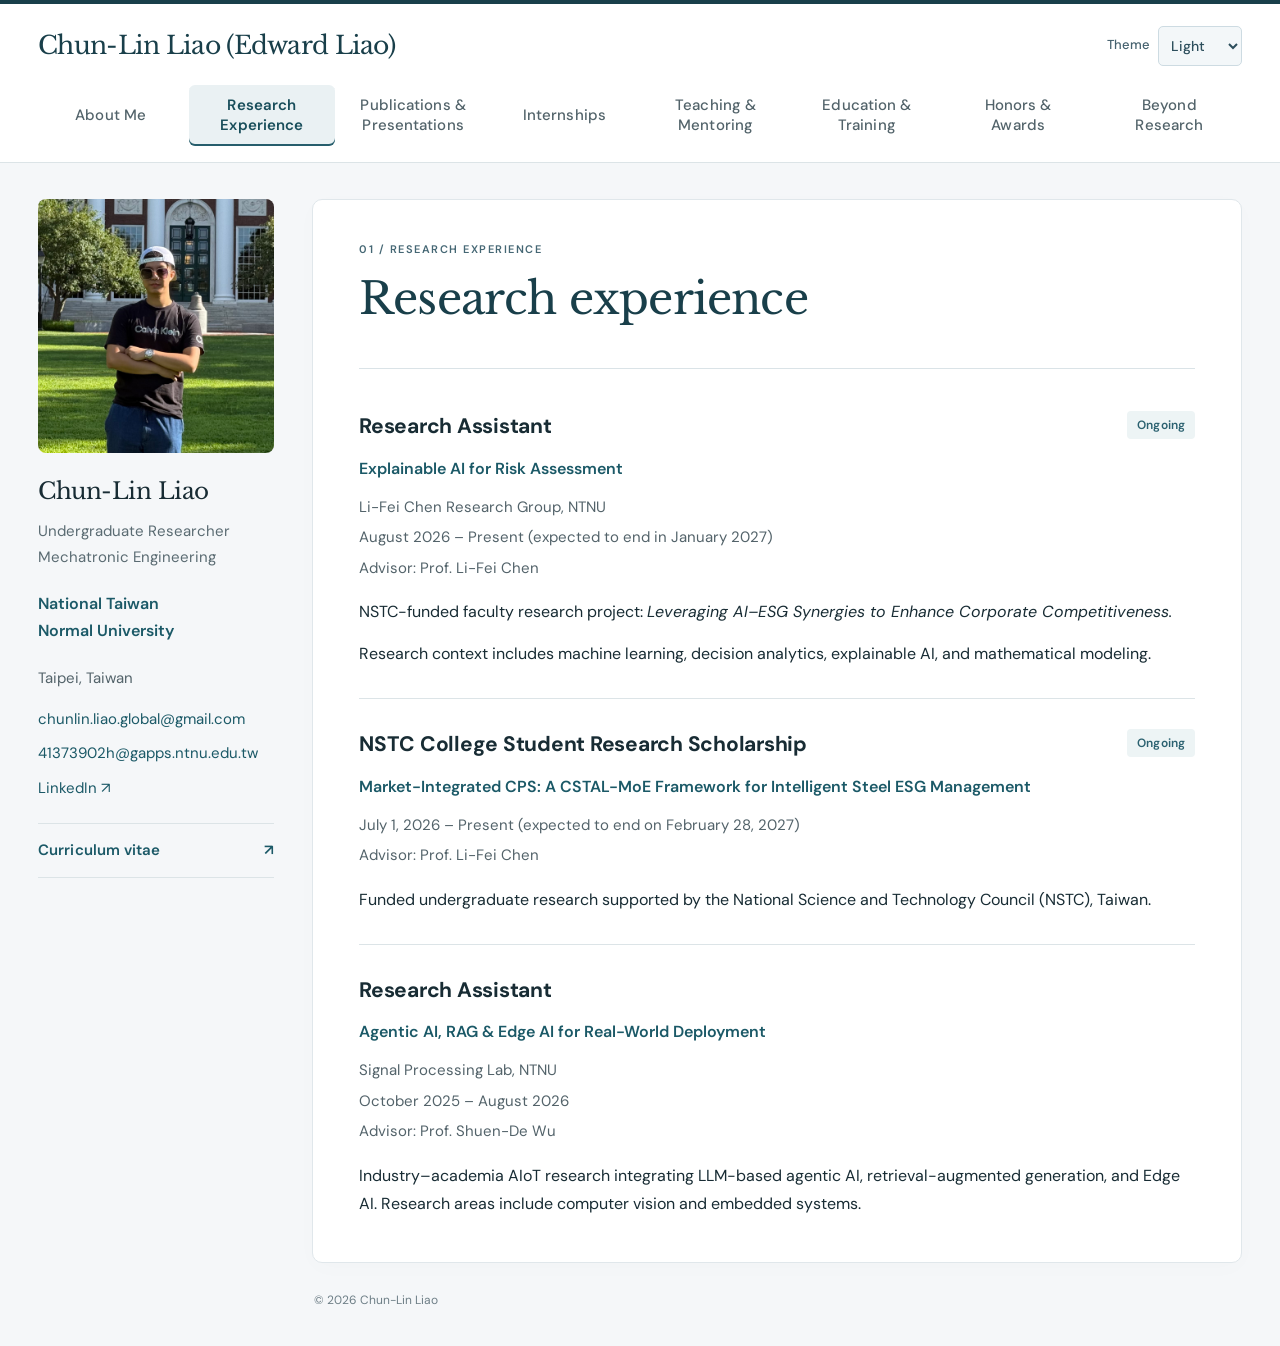
<file: research.html>
<!doctype html><html lang="en"><head><meta charset="utf-8"><meta name="viewport" content="width=device-width, initial-scale=1"><meta name="description" content="Chun-Lin Liao — NTNU undergraduate researcher in trustworthy agentic AI, evidence-grounded decision systems, and Edge AI. Research, publications, teaching, and experience."><meta name="theme-color" content="#193f4a"><title>Research Experience | Chun-Lin Liao</title><link rel="icon" href="assets/favicon.svg?v=2" type="image/svg+xml"><link rel="stylesheet" href="assets/style.css"><link rel="stylesheet" href="assets/refinements.css"><link rel="stylesheet" href="assets/themes.css?v=6"><link rel="stylesheet" href="assets/navigation.css?v=9"><link rel="stylesheet" href="assets/polish.css?v=13"><script src="assets/theme.js?v=6"></script></head><body class="portfolio page-research"><a class="skip-link" href="#main">Skip to content</a><header class="masthead"><div class="masthead-inner"><a class="wordmark" href="index.html">Chun-Lin Liao (Edward Liao)</a><button class="menu-toggle" type="button" aria-expanded="false" aria-controls="main-navigation">Menu <span aria-hidden="true">☰</span></button><nav id="main-navigation" aria-label="Main navigation"><a href="index.html">About Me</a><a href="research.html" class="active" aria-current="page">Research<br>Experience</a><a href="papers.html">Publications &amp;<br>Presentations</a><a href="experience.html">Internships</a><a href="teaching.html">Teaching &amp;<br>Mentoring</a><a href="education.html">Education &amp;<br>Training</a><a href="awards.html">Honors &amp;<br>Awards</a><a href="beyond-research.html">Beyond<br>Research</a></nav><label class="theme-control"><span>Theme</span><select aria-label="Color theme" data-theme-picker><option value="light">Light</option><option value="dark">Dark</option></select></label></div></header><div class="layout"><aside class="profile"><div class="portrait-frame"><img class="portrait" src="assets/profile.jpg" alt="Chun-Lin Liao outdoors in front of a university building" width="256" height="260"></div><div class="profile-text"><a class="profile-name" href="index.html">Chun-Lin Liao</a><p>Undergraduate Researcher<br>Mechatronic Engineering</p><p class="affiliation"><a href="https://en.ntnu.edu.tw/aboutus.php" target="_blank" rel="noopener noreferrer">National Taiwan<br>Normal University</a></p><div class="profile-meta"><span>Taipei, Taiwan</span></div><div class="profile-contact"><a href="mailto:chunlin.liao.global@gmail.com">chunlin.liao.global@gmail.com</a><a href="mailto:41373902h@gapps.ntnu.edu.tw">41373902h@gapps.ntnu.edu.tw</a><a href="https://www.linkedin.com/in/chun-lin-liao-755b65386/" target="_blank" rel="noopener noreferrer">LinkedIn <span aria-hidden="true">↗</span></a></div></div><a class="cv-link" href="cv.html" target="_blank">Curriculum vitae <span aria-hidden="true">↗</span></a></aside><main id="main"><div class="reading-pane"><section id="research" class="topic-section"><div class="page-heading"><p class="eyebrow">01 / RESEARCH EXPERIENCE</p><h1>Research experience</h1></div><article class="entry research-entry"><div class="research-entry-header"><h3 class="research-role">Research Assistant</h3><span class="tag">Ongoing</span></div><p class="research-topic">Explainable AI for Risk Assessment</p><div class="meta research-facts"><span class="meta-line">Li-Fei Chen Research Group, NTNU</span><span class="meta-line date-line">August 2026 – Present (expected to end in January 2027)</span><span class="meta-line">Advisor: Prof. Li-Fei Chen</span></div><div class="research-description"><p>NSTC-funded faculty research project: <em>Leveraging AI–ESG Synergies to Enhance Corporate Competitiveness.</em></p><p>Research context includes machine learning, decision analytics, explainable AI, and mathematical modeling.</p></div></article><article class="entry research-entry"><div class="research-entry-header"><h3 class="research-role">NSTC College Student Research Scholarship</h3><span class="tag">Ongoing</span></div><p class="research-topic">Market-Integrated CPS: A CSTAL-MoE Framework for Intelligent Steel ESG Management</p><div class="meta research-facts"><span class="meta-line date-line">July 1, 2026 – Present (expected to end on February 28, 2027)</span><span class="meta-line">Advisor: Prof. Li-Fei Chen</span></div><div class="research-description"><p>Funded undergraduate research supported by the National Science and Technology Council (NSTC), Taiwan.</p></div></article><article class="entry research-entry"><div class="research-entry-header"><h3 class="research-role">Research Assistant</h3></div><p class="research-topic">Agentic AI, RAG & Edge AI for Real-World Deployment</p><div class="meta research-facts"><span class="meta-line">Signal Processing Lab, NTNU</span><span class="meta-line date-line">October 2025 – August 2026</span><span class="meta-line">Advisor: Prof. Shuen-De Wu</span></div><div class="research-description"><p>Industry–academia AIoT research integrating LLM-based agentic AI, retrieval-augmented generation, and Edge AI. Research areas include computer vision and embedded systems.</p></div></article></section></div><footer><span>© 2026 Chun-Lin Liao</span></footer></main></div><script src="assets/site.js?v=3"></script></body></html>
</file>
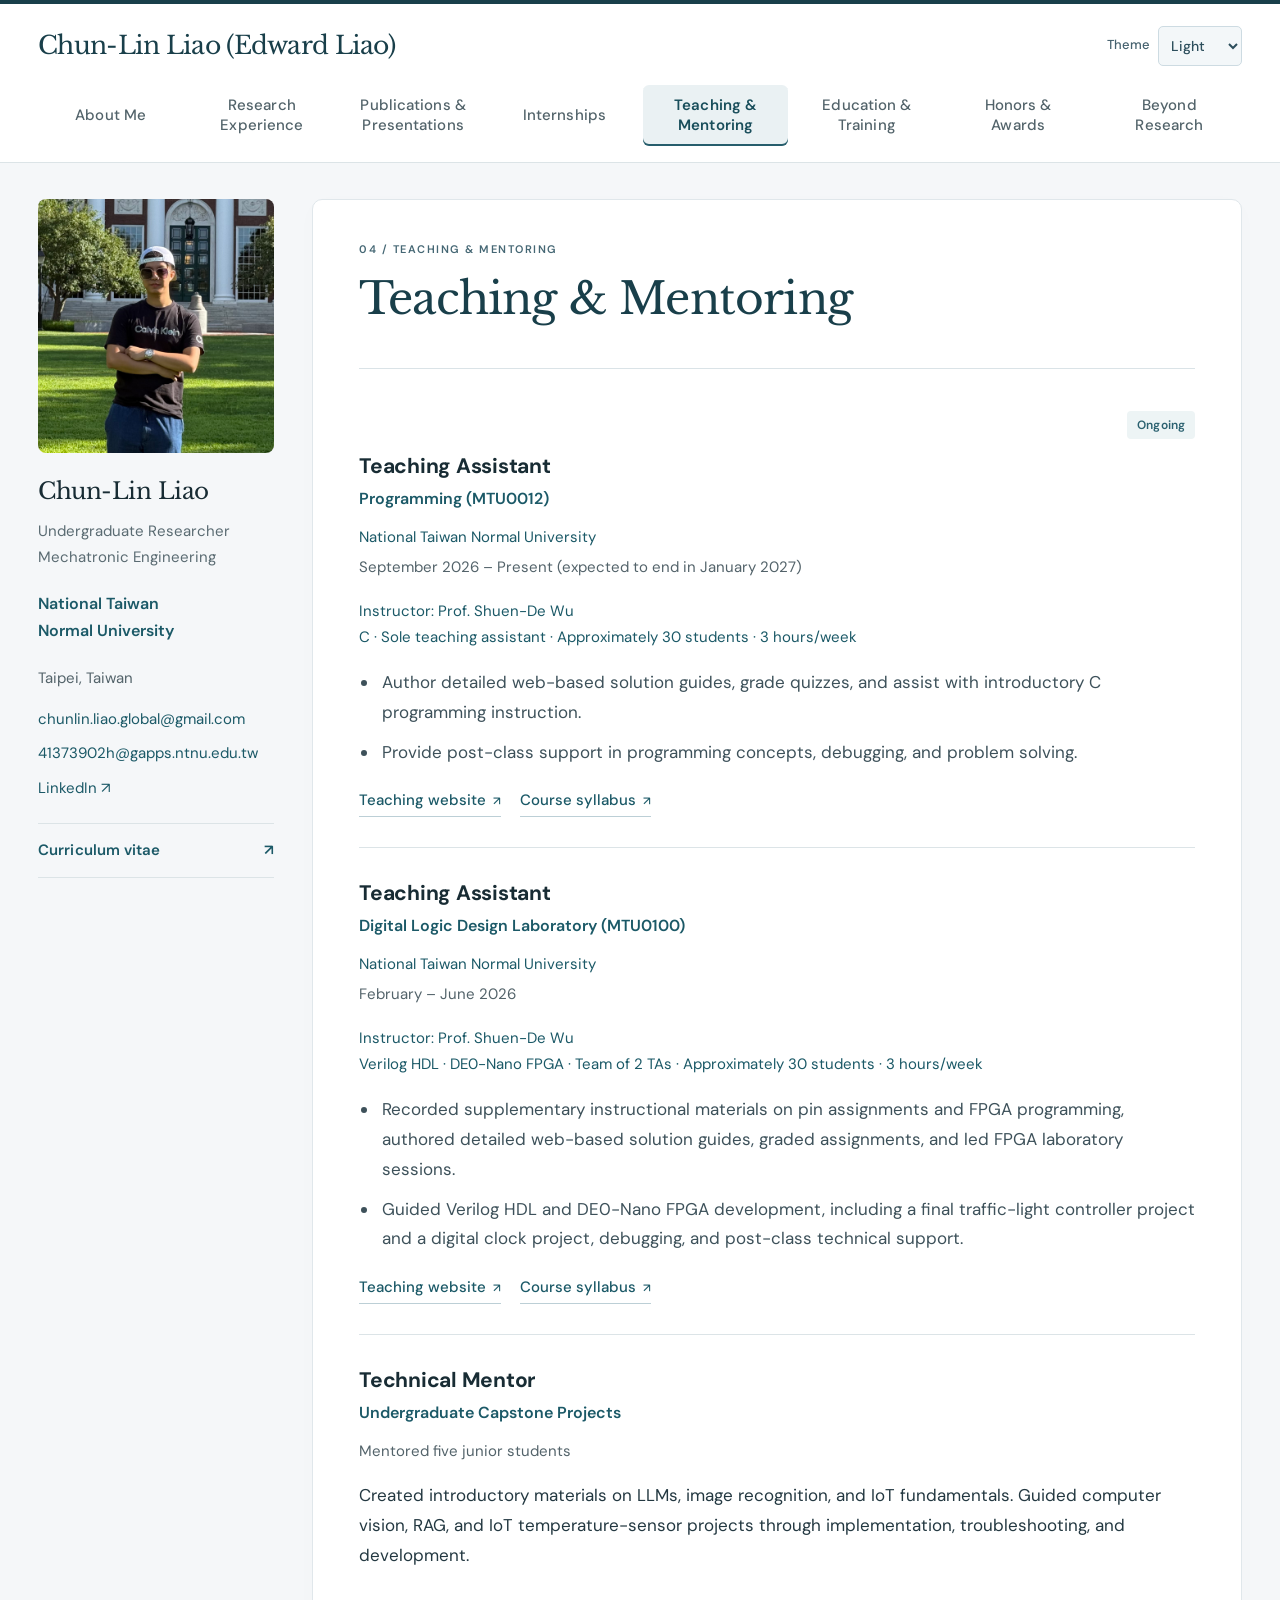
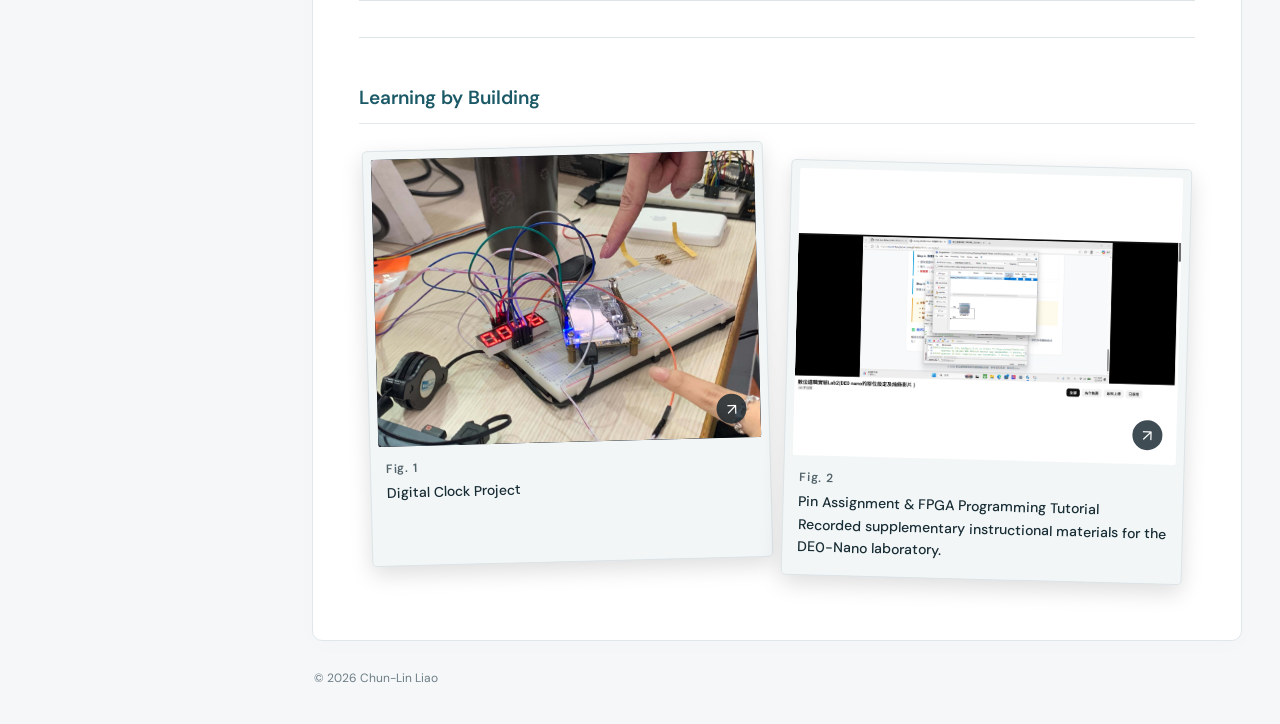
<file: teaching.html>
<!doctype html><html lang="en"><head><meta charset="utf-8"><meta name="viewport" content="width=device-width, initial-scale=1"><meta name="description" content="Chun-Lin Liao — NTNU undergraduate researcher in trustworthy agentic AI, evidence-grounded decision systems, and Edge AI. Research, publications, teaching, and experience."><meta name="theme-color" content="#193f4a"><title>Teaching & Mentoring | Chun-Lin Liao</title><link rel="icon" href="assets/favicon.svg?v=2" type="image/svg+xml"><link rel="stylesheet" href="assets/style.css"><link rel="stylesheet" href="assets/refinements.css"><link rel="stylesheet" href="assets/themes.css?v=6"><link rel="stylesheet" href="assets/navigation.css?v=9"><link rel="stylesheet" href="assets/polish.css?v=13"><script src="assets/theme.js?v=6"></script><link rel="stylesheet" href="assets/internships/gallery.css?v=1"><link rel="stylesheet" href="assets/teaching/gallery.css?v=2"></head><body class="portfolio page-teaching"><a class="skip-link" href="#main">Skip to content</a><header class="masthead"><div class="masthead-inner"><a class="wordmark" href="index.html">Chun-Lin Liao (Edward Liao)</a><button class="menu-toggle" type="button" aria-expanded="false" aria-controls="main-navigation">Menu <span aria-hidden="true">☰</span></button><nav id="main-navigation" aria-label="Main navigation"><a href="index.html">About Me</a><a href="research.html">Research<br>Experience</a><a href="papers.html">Publications &amp;<br>Presentations</a><a href="experience.html">Internships</a><a href="teaching.html" class="active" aria-current="page">Teaching &amp;<br>Mentoring</a><a href="education.html">Education &amp;<br>Training</a><a href="awards.html">Honors &amp;<br>Awards</a><a href="beyond-research.html">Beyond<br>Research</a></nav><label class="theme-control"><span>Theme</span><select aria-label="Color theme" data-theme-picker><option value="light">Light</option><option value="dark">Dark</option></select></label></div></header><div class="layout"><aside class="profile"><div class="portrait-frame"><img class="portrait" src="assets/profile.jpg" alt="Chun-Lin Liao outdoors in front of a university building" width="256" height="260"></div><div class="profile-text"><a class="profile-name" href="index.html">Chun-Lin Liao</a><p>Undergraduate Researcher<br>Mechatronic Engineering</p><p class="affiliation"><a href="https://en.ntnu.edu.tw/aboutus.php" target="_blank" rel="noopener noreferrer">National Taiwan<br>Normal University</a></p><div class="profile-meta"><span>Taipei, Taiwan</span></div><div class="profile-contact"><a href="mailto:chunlin.liao.global@gmail.com">chunlin.liao.global@gmail.com</a><a href="mailto:41373902h@gapps.ntnu.edu.tw">41373902h@gapps.ntnu.edu.tw</a><a href="https://www.linkedin.com/in/chun-lin-liao-755b65386/" target="_blank" rel="noopener noreferrer">LinkedIn <span aria-hidden="true">↗</span></a></div></div><a class="cv-link" href="cv.html" target="_blank">Curriculum vitae <span aria-hidden="true">↗</span></a></aside><main id="main"><div class="reading-pane"><section id="teaching" class="topic-section"><div class="page-heading"><p class="eyebrow">04 / TEACHING & MENTORING</p><h1>Teaching & Mentoring</h1></div><article class="entry teaching-entry"><div class="teaching-entry-header"><h3 class="teaching-role">Teaching Assistant</h3><span class="tag">Ongoing</span></div><p class="teaching-topic">Programming (MTU0012)</p><div class="meta teaching-facts"><span class="meta-line"><a href="https://en.ntnu.edu.tw/aboutus.php" target="_blank" rel="noopener noreferrer">National Taiwan Normal University</a></span><span class="meta-line date-line">September 2026 – Present (expected to end in January 2027)</span></div><div class="teaching-description"><p class="small-facts">Instructor: Prof. Shuen-De Wu<br>C · Sole teaching assistant · Approximately 30 students · 3 hours/week</p><ul><li>Author detailed web-based solution guides, grade quizzes, and assist with introductory C programming instruction.</li><li>Provide post-class support in programming concepts, debugging, and problem solving.</li></ul></div><div class="links"><a href="https://chunlinliaoglobal-code.github.io/NTNU-programing-web-2026/" target="_blank" rel="noopener noreferrer">Teaching website <span aria-hidden="true">↗</span></a><a href="https://courseap2.itc.ntnu.edu.tw/acadmOpenCourse/SyllabusCtrl?year=115&amp;term=1&amp;courseCode=MTU0012&amp;courseGroup=B&amp;deptCode=HU73&amp;formS=1&amp;classes1=&amp;deptGroup=" target="_blank" rel="noopener noreferrer">Course syllabus <span aria-hidden="true">↗</span></a></div></article><article class="entry teaching-entry"><div class="teaching-entry-header"><h3 class="teaching-role">Teaching Assistant</h3></div><p class="teaching-topic">Digital Logic Design Laboratory (MTU0100)</p><div class="meta teaching-facts"><span class="meta-line"><a href="https://en.ntnu.edu.tw/aboutus.php" target="_blank" rel="noopener noreferrer">National Taiwan Normal University</a></span><span class="meta-line date-line">February – June 2026</span></div><div class="teaching-description"><p class="small-facts">Instructor: Prof. Shuen-De Wu<br>Verilog HDL · DE0-Nano FPGA · Team of 2 TAs · Approximately 30 students · 3 hours/week</p><ul><li>Recorded supplementary instructional materials on pin assignments and FPGA programming, authored detailed web-based solution guides, graded assignments, and led FPGA laboratory sessions.</li><li>Guided Verilog HDL and DE0-Nano FPGA development, including a final traffic-light controller project and a digital clock project, debugging, and post-class technical support.</li></ul></div><div class="links"><a href="https://chunlinliaoglobal-code.github.io/NTNU_digital-logic-design-lab_web/" target="_blank" rel="noopener noreferrer">Teaching website <span aria-hidden="true">↗</span></a><a href="https://courseap2.itc.ntnu.edu.tw/acadmOpenCourse/SyllabusCtrl?year=114&amp;term=2&amp;courseCode=MTU0100&amp;courseGroup=A&amp;deptCode=HU73&amp;formS=1&amp;classes1=&amp;deptGroup=" target="_blank" rel="noopener noreferrer">Course syllabus <span aria-hidden="true">↗</span></a></div></article><article class="entry teaching-entry"><div class="teaching-entry-header"><h3 class="teaching-role">Technical Mentor</h3></div><p class="teaching-topic">Undergraduate Capstone Projects</p><div class="meta teaching-facts"><span class="meta-line">Mentored five junior students</span></div><div class="teaching-description"><p>Created introductory materials on LLMs, image recognition, and IoT fundamentals. Guided computer vision, RAG, and IoT temperature-sensor projects through implementation, troubleshooting, and development.</p></div></article><section class="internship-gallery-section" aria-labelledby="teaching-gallery-heading"><h2 id="teaching-gallery-heading" class="group-title">Learning by Building</h2><div class="internship-gallery teaching-gallery"><figure class="internship-figure"><a class="band-photo" href="assets/teaching/digital-clock-project.png" target="_blank" rel="noopener noreferrer" aria-label="View digital clock project"><img src="assets/teaching/digital-clock-project.png" alt="digital clock project with a development board, breadboard wiring, and seven-segment displays" width="2048" height="1536" loading="lazy" decoding="async"></a><figcaption><span class="figure-number">Fig. 1</span>Digital Clock Project</figcaption></figure><figure class="internship-figure"><a class="band-photo" href="assets/teaching/fpga-programming-tutorial.png" target="_blank" rel="noopener noreferrer" aria-label="View pin assignment and FPGA programming tutorial"><img src="assets/teaching/fpga-programming-tutorial.png" alt="Recorded DE0-Nano tutorial demonstrating pin assignments and FPGA programming in Quartus" width="1913" height="782" loading="lazy" decoding="async"></a><figcaption><span class="figure-number">Fig. 2</span>Pin Assignment &amp; FPGA Programming Tutorial<br>Recorded supplementary instructional materials for the DE0-Nano laboratory.</figcaption></figure></div></section><dialog class="band-lightbox" aria-label="Teaching project photo viewer"><div class="band-viewer"><button type="button" class="band-close" aria-label="Close photo viewer">Close ×</button><img class="band-full" alt=""><div class="band-controls"><button type="button" class="band-prev" aria-label="Previous photo">← Previous</button><span class="band-count" aria-live="polite"></span><button type="button" class="band-next" aria-label="Next photo">Next →</button></div></div></dialog></section></div><footer><span>© 2026 Chun-Lin Liao</span></footer></main></div><script src="assets/site.js?v=3"></script></body></html>
</file>
<file: assets/style.css>
@import url('https://fonts.googleapis.com/css2?family=DM+Sans:wght@400;500;600;700&family=Libre+Baskerville:wght@400;700&display=swap');
:root{--ink:#182c34;--muted:#53636a;--accent:#1b5967;--line:#dce4e7;--surface:#f2f6f7;--serif:'Libre Baskerville',Georgia,serif;--sans:'DM Sans',Arial,sans-serif}*{box-sizing:border-box}html{scroll-behavior:smooth;scroll-padding-top:105px}body{margin:0;background:#fff;color:var(--ink);font:16px/1.75 var(--sans)}a{color:var(--accent);text-decoration:none}a:hover{text-decoration:underline;text-underline-offset:4px}a:focus-visible,summary:focus-visible,button:focus-visible{outline:3px solid #bd682f;outline-offset:5px}p{margin:0 0 18px}strong{font-weight:600}.masthead{min-height:83px;display:flex;align-items:center;justify-content:space-between;gap:34px;padding:18px max(5vw,24px);border-top:5px solid #193f4a;border-bottom:1px solid var(--line);position:sticky;top:0;background:#fffffffa;z-index:10}.wordmark{font-weight:700;letter-spacing:1.5px;font-size:19px;color:var(--ink);white-space:nowrap}.wordmark span{color:#83999f;margin:0 6px}nav{display:flex;gap:25px;flex-wrap:wrap}nav a{font-size:14px;color:var(--muted);font-weight:500}nav a:hover,nav a.active{color:var(--accent);text-decoration:underline;text-underline-offset:8px}.layout{max-width:1320px;margin:auto;padding:57px 5vw 0;display:grid;grid-template-columns:245px minmax(0,1fr);gap:70px}.profile{align-self:start;position:sticky;top:119px}.portrait{display:block;width:100%;height:252px;object-fit:cover;object-position:46% 68%;border-radius:3px;margin-bottom:23px}.profile-name{font:700 23px/1.4 var(--serif);color:var(--ink)}.profile p{font-size:14px;line-height:1.7;margin:10px 0}.profile .affiliation{font-weight:600;font-size:15px;margin-top:20px}.profile-meta{font-size:13px;color:var(--muted);display:grid;gap:3px;margin:19px 0}.profile-contact{display:grid;gap:8px;font-size:12px;overflow-wrap:anywhere}.cv-link{display:flex;justify-content:space-between;border-top:1px solid var(--line);border-bottom:1px solid var(--line);padding:13px 0;margin-top:24px;font-size:14px;font-weight:600}.profile .updated{font-size:12px;color:#65767d;margin-top:18px}.intro{padding:7px 0 55px}.eyebrow{font-size:12px;font-weight:700;letter-spacing:2px;color:var(--accent);margin-bottom:20px}h1{font:400 clamp(36px,4vw,51px)/1.25 var(--serif);letter-spacing:-1.6px;margin:0 0 25px}.lead{font:400 clamp(22px,2.3vw,30px)/1.6 var(--serif);color:var(--accent);margin-bottom:26px}.intro>p:not(.lead):not(.eyebrow){max-width:790px;color:#3f535d}.topic-list{display:flex;gap:8px;flex-wrap:wrap;margin:25px 0 30px}.topic-list span{font-size:13px;border:1px solid #ccdadd;border-radius:3px;padding:4px 10px;color:#325562}.intro-links{display:flex;gap:25px;align-items:center;flex-wrap:wrap}.button{background:#193f4a;color:white;display:inline-flex;gap:22px;padding:11px 20px;border-radius:3px;font-size:14px}.button:hover{background:#245b68;text-decoration:none}.text-button{font-size:14px;font-weight:600}.section{border-top:1px solid var(--line);padding:37px 0 40px}.section-heading{display:flex;gap:17px;align-items:baseline;margin-bottom:26px}.section-heading>span{font-size:12px;color:#668088;letter-spacing:1px}.section-heading h2{font:400 26px/1.5 var(--serif);margin:0;letter-spacing:-.5px}.entry{padding:21px 0;border-bottom:1px solid #e8eef0}.entry:last-child{border:0;padding-bottom:0}.entry-top{display:flex;flex-direction:column;align-items:flex-start;gap:8px}.entry h3{font:600 18px/1.55 var(--sans);margin:0;max-width:850px}.entry .tag{order:-1;font-size:12px;font-weight:600;line-height:1.5;letter-spacing:.15px;color:#215d69;background:#eaf2f4;border-radius:3px;padding:3px 8px}.meta{font-size:14px;color:var(--muted);line-height:1.75;margin:10px 0 13px}.meta strong{color:#354c56}.entry p:last-child{margin-bottom:0}.entry ul{padding-left:20px;margin:13px 0 10px}.entry li{padding-left:3px;margin-bottom:10px;color:#3d515a}.links{display:flex;flex-wrap:wrap;gap:11px 24px;margin-top:17px;font-size:14px;font-weight:600}.links span{font-size:12px;margin-left:3px}.paper-note{font-size:14px;color:#596b73}.group-title{font-size:14px;font-weight:700;letter-spacing:.5px;text-transform:uppercase;color:var(--accent);margin:30px 0 4px}.group-title:first-of-type{margin-top:0}details{margin-top:14px;background:#f4f7f8;border-radius:3px;padding:11px 15px}summary{cursor:pointer;font-size:14px;font-weight:600;color:var(--accent)}details[open] summary{margin-bottom:14px}details ul{font-size:15px;line-height:1.8}.small-facts{font-size:14px;color:var(--accent)}.table-wrap{overflow-x:auto;margin-top:20px}table{border-collapse:collapse;width:100%;font-size:14px;line-height:1.6}caption{text-align:left;color:var(--muted);font-size:13px;margin-bottom:9px}th,td{text-align:left;padding:13px 14px;border-bottom:1px solid var(--line)}th{background:var(--surface);font-weight:600}td:first-child{color:var(--muted)}.skills{display:grid;grid-template-columns:1fr 1fr;gap:20px 28px;margin:22px 0 0}.skills dt{font-size:14px;font-weight:700}.skills dd{margin:6px 0 0;color:var(--muted);font-size:15px}.activities{list-style:none;padding:0}.activities li{display:grid;grid-template-columns:120px 1fr;gap:18px;padding:17px 0;border-bottom:1px solid var(--line)}.activity-date{font-size:13px;color:var(--muted)}.activities strong{font-size:15px}.activities p{font-size:14px;color:var(--muted);margin:4px 0 0}.contact-section{margin-top:10px;padding:30px;background:var(--surface);border-left:3px solid #215d69}.contact-section h2{font:400 25px var(--serif);margin:0 0 14px}.contact-section .eyebrow{margin-bottom:13px}.contact-links{display:flex;flex-direction:column;gap:7px;overflow-wrap:anywhere;font-size:15px}footer{display:flex;justify-content:space-between;gap:20px;padding:40px 0;font-size:12px;color:var(--muted)}.skip-link{position:absolute;top:-100px;left:15px;background:white;padding:10px;z-index:20}.skip-link:focus{top:10px}.cv-page{background:#eef2f4}.cv-toolbar{max-width:970px;margin:25px auto;display:flex;justify-content:space-between;padding:0 22px;gap:20px}.cv-toolbar button{background:#193f4a;color:white;border:0;border-radius:3px;padding:12px 18px;font:500 14px var(--sans);cursor:pointer}.cv-document{max-width:970px;margin:0 auto 50px;background:#fff;padding:55px 65px}.cv-contact{display:flex;flex-wrap:wrap;gap:4px 20px;font-size:14px;margin-bottom:28px}.cv-document>.section{padding:30px 0}.cv-document .section-heading>span{display:none}.cv-document .section-heading h2{font-size:24px}.cv-document .entry h3{font-size:17px}.cv-document h1{font-size:36px}.cv-document .entry{break-inside:avoid}.cv-document details{background:transparent;padding:0}.cv-document summary{display:none}
@media(min-width:1500px){.layout{padding-left:45px;padding-right:45px}}
@media(max-width:1100px){.layout{gap:38px;grid-template-columns:220px minmax(0,1fr)}nav{gap:14px}.masthead{padding:16px 4vw}.portrait{height:233px}}
@media(max-width:800px){.masthead{position:relative;display:block;padding:18px 22px}nav{margin-top:16px;gap:9px 19px}nav a{font-size:13px}.layout{display:block;padding:30px 23px 0}.profile{position:static;display:grid;grid-template-columns:150px 1fr;gap:0 23px;padding-bottom:28px;border-bottom:1px solid var(--line)}.portrait{width:150px;height:185px;margin:0}.profile-name{font-size:21px}.profile p{margin:7px 0}.profile .affiliation{margin-top:10px}.profile-meta{margin:10px 0}.profile-contact{font-size:12px}.cv-link{grid-column:1/-1;margin-top:20px}.profile .updated{grid-column:1/-1;margin:8px 0 0}.intro{padding:36px 0 38px}h1{font-size:38px}.lead{font-size:25px}.section{padding-top:27px}.section-heading h2{font-size:24px}.entry h3{font-size:17px}.activities li{grid-template-columns:100px 1fr;gap:12px}.skills{grid-template-columns:1fr}.contact-section{padding:24px}footer{flex-direction:column;gap:6px}.cv-document{padding:30px 22px}.cv-document h1{font-size:31px}.cv-toolbar{align-items:center;font-size:14px}}
@media(max-width:410px){.profile{grid-template-columns:115px 1fr;gap:0 16px}.portrait{width:115px;height:155px}.profile-name{font-size:18px}.profile-contact{font-size:12px}.profile-meta{font-size:12px}.layout{padding-left:18px;padding-right:18px}.activities li{grid-template-columns:1fr;gap:3px}.intro-links{gap:17px}.topic-list span{font-size:12px}.section-heading{gap:11px}.section-heading h2{font-size:22px}}
@media(prefers-reduced-motion:reduce){html{scroll-behavior:auto}}
@media print{@page{size:A4;margin:17mm}body,.cv-page{background:white;font:10pt/1.5 Arial,sans-serif;color:#111}.cv-toolbar,.masthead,.profile,.skip-link,.intro-links,summary{display:none!important}.layout{display:block;padding:0}.cv-document{max-width:none;margin:0;padding:0}.cv-document h1{font-size:25pt}.section{padding:16px 0!important}.section-heading{margin-bottom:8px}.section-heading h2{font-size:16pt!important}.entry{padding:11px 0;break-inside:avoid}.entry h3{font-size:11pt!important}.meta,.paper-note,.entry .tag,.links,.small-facts,.activities strong,.activities p,.skills dd,table,.cv-contact{font-size:9pt}.entry ul,details ul{font-size:10pt}details{padding:0;background:none}.entry li{margin-bottom:5px}.tag{background:none!important;padding:0!important}.group-title{font-size:10pt}.links{margin-top:6px}.section-heading,.group-title{break-after:avoid}footer{padding:15px 0}.contact-section{background:none}a{color:#164a60}.activities li{padding:8px 0}}
</file>
<file: assets/refinements.css>
/* Shared academic page system */
.portfolio{background:#f5f7f9;color:#233841}
.portfolio .masthead{border-top:4px solid #193f4a;padding:0 38px;background:#fff;min-height:94px}
.masthead-inner{max-width:1296px;width:100%;margin:auto;display:flex;justify-content:space-between;align-items:center;gap:34px}
.portfolio .wordmark{font:400 23px/1.4 var(--serif);letter-spacing:-.7px;color:#193f4a;padding:21px 0}
.portfolio nav{gap:5px;align-self:stretch;align-items:center}
.portfolio nav a{font-size:14px;padding:12px 11px;color:#52636a;border-radius:4px;white-space:nowrap;transition:background-color .15s,color .15s}
.portfolio nav a:hover{background:#f0f5f6;text-decoration:none;color:#193f4a}
.portfolio nav a.active{color:#194e5b;background:#eaf1f3;font-weight:700;box-shadow:inset 0 -2px #275e6c;text-decoration:none}
.portfolio .layout{display:grid;max-width:1372px;padding:46px 38px 0;grid-template-columns:236px minmax(0,1fr);gap:43px}
.portfolio .profile{display:block;top:130px;padding:0 0 24px}
.portfolio .portrait{width:100%;height:247px;border-radius:6px;margin-bottom:24px;box-shadow:0 3px 14px #193f4a12;border:1px solid #dbe4e7}
.portfolio .profile-name{font-size:21px;font-weight:400;letter-spacing:-.5px}
.portfolio .profile p{font-size:14px;color:#5a6b72;line-height:1.7}
.portfolio .profile .affiliation{color:#2e4a55;font-size:15px;font-weight:600}
.portfolio .profile-meta{margin:20px 0 16px;font-size:14px}
.portfolio .profile-contact{gap:9px;font-size:14px;line-height:1.6;overflow-wrap:anywhere}
.portfolio .cv-link{margin-top:22px;font-size:14px;letter-spacing:.1px}
.portfolio .profile .updated{font-size:12px;color:#6b7d84}
.reading-pane{background:#fff;border:1px solid #e0e7eb;border-radius:8px;padding:39px 44px 43px;box-shadow:0 5px 24px #193f4a04;min-height:400px}
.portfolio .intro{padding:0}
.portfolio .eyebrow{font-size:12px;letter-spacing:1.8px;color:#456774;margin-bottom:20px;font-weight:600}
.portfolio h1{font-size:clamp(32px,3.5vw,46px);line-height:1.35;letter-spacing:-1.5px;margin-bottom:24px;color:#193f4a}
.portfolio .lead{font-size:clamp(23px,2.25vw,30px);line-height:1.6;color:#416575;margin:5px 0 29px}
.portfolio .intro>p:not(.lead):not(.eyebrow){font-size:16px;line-height:1.9;color:#40565f;margin-bottom:22px}
.portfolio .topic-list{margin:27px 0 32px;gap:8px}
.portfolio .topic-list span{font-size:14px;line-height:1.6;padding:6px 11px;border-radius:4px;border:1px solid #d9e4e8;background:#f7fafb;color:#365c6a}
.portfolio .button{padding:12px 19px;border-radius:4px;font-weight:500}
.portfolio .intro-links{gap:23px}
.portfolio .contact-section{margin-top:24px;background:#ecf2f4;border:1px solid #dae5e9;border-left:3px solid #3b6c79;border-radius:5px;padding:25px 29px}
.portfolio .contact-section h2{font-size:24px;color:#244a59}
.portfolio .contact-section p:not(.eyebrow){font-size:15px;color:#566b74}
.portfolio .contact-links{font-size:14px;display:flex;flex-direction:row;flex-wrap:wrap;gap:9px 23px}
.page-heading{border-bottom:1px solid #dae3e7;padding-bottom:26px;margin-bottom:6px}
.page-heading h1{font-size:clamp(29px,3vw,39px);margin-bottom:0;line-height:1.4}
.page-heading .eyebrow{margin-bottom:14px}
.topic-section>.entry{padding:26px 0}
.topic-section>.entry:last-child{padding-bottom:0}
.portfolio .entry h3{font-size:19px;line-height:1.6;font-weight:600;letter-spacing:-.2px;color:#223f4d}
.portfolio .meta{font-size:14px;line-height:1.8;color:#657680;margin-top:10px;margin-bottom:14px}
.portfolio .entry p,.portfolio .entry li{line-height:1.85}
.portfolio .entry .tag{font-size:13px;background:#edf4f5;color:#2b6170;letter-spacing:.1px;padding:4px 9px;margin-bottom:3px}
.portfolio .group-title{font-size:13px;letter-spacing:1px;color:#4b7180;margin:31px 0 8px;padding-bottom:10px;border-bottom:1px solid #e1e9ec;line-height:1.7}
.portfolio details{margin-top:18px;padding:13px 17px;background:#f5f8fa;border:1px solid #e1e9ed;border-radius:5px}
.portfolio summary{font-size:14px;font-weight:500;line-height:1.7}
.portfolio details[open] summary{padding-bottom:12px;border-bottom:1px solid #e0e8ed}
.portfolio .links{gap:10px 19px}
.portfolio .links a{font-size:14px;font-weight:500;padding:4px 0;border-bottom:1px solid #bccfd6;line-height:1.6}
.portfolio .links a:hover{border-color:#193f4a;text-decoration:none}
.portfolio .table-wrap{border:1px solid #e0e8ed;border-radius:5px;overflow:auto}
.portfolio table{font-size:14px;min-width:450px}
.portfolio caption{padding:11px 14px;margin:0;font-size:13px;background:#f6f9fa}
.portfolio th{background:#edf3f5;color:#365664}
.portfolio th,.portfolio td{padding:12px 14px}
.portfolio tbody tr:last-child td{border:0}
.portfolio .skills{gap:14px;margin:19px 0 0}
.portfolio .skills>div{padding:17px 19px;border:1px solid #dfe8ec;border-radius:5px;background:#f7fafb}
.portfolio .skills dt{font-size:14px;color:#315967}
.portfolio .skills dd{font-size:15px;line-height:1.7}
.portfolio .activities li{padding:20px 0;grid-template-columns:110px 1fr}
.portfolio .activities strong{font-size:16px;font-weight:500;line-height:1.7}
.portfolio .activities p{line-height:1.8;margin-top:5px}
.portfolio footer{padding:27px 2px 35px;font-size:12px;color:#6d7e86;align-items:baseline}
@media(min-width:1450px){.portfolio .layout{padding-left:38px;padding-right:38px}}
@media(max-width:1200px){.portfolio .masthead{position:relative;padding:0 30px}.masthead-inner{display:block}.portfolio .wordmark{display:inline-block;padding:19px 0 8px}.portfolio nav{padding:0 0 16px;gap:6px}.portfolio nav a{padding:8px 13px}.portfolio .layout{padding:30px 30px 0;gap:30px;grid-template-columns:215px minmax(0,1fr)}.reading-pane{padding:31px}.portfolio .profile{top:30px}.portfolio .portrait{height:229px}.portfolio .profile-contact{font-size:14px}}
@media(max-width:850px){.portfolio .layout{grid-template-columns:185px minmax(0,1fr);gap:22px;padding:25px 24px 0}.portfolio .portrait{height:205px}.reading-pane{padding:27px}.portfolio .profile-name{font-size:20px}.portfolio .entry h3{font-size:18px}.portfolio footer{flex-direction:column;gap:5px}.portfolio .skills{grid-template-columns:1fr}}
@media(max-width:700px){.portfolio .masthead{padding:0 20px}.portfolio .wordmark{font-size:23px;padding:18px 0 10px}.portfolio nav{display:grid;grid-template-columns:repeat(4,minmax(0,1fr));gap:5px;padding-bottom:15px}.portfolio nav a{white-space:normal;text-align:center;font-size:14px;line-height:1.5;padding:9px 3px;height:100%;display:flex;align-items:center;justify-content:center}.portfolio .layout{display:flex;flex-direction:column;padding:23px 18px 0;gap:23px}.portfolio .profile{display:grid;grid-template-columns:115px minmax(0,1fr);gap:0 20px;width:100%;padding-bottom:0;border-bottom:0;position:static}.portfolio .portrait{width:115px;height:160px;margin:0;border-radius:5px}.portfolio .profile-name{font-size:22px}.portfolio .profile p{font-size:14px;margin:8px 0}.portfolio .profile .affiliation{margin:10px 0;font-size:14px}.portfolio .profile-meta{font-size:14px;margin:10px 0}.portfolio .profile-contact{grid-column:1/-1;font-size:14px;gap:7px}.portfolio .cv-link{grid-column:1/-1;margin-top:17px}.portfolio .profile .updated{grid-column:1/-1;font-size:12px;margin:6px 0 0}.reading-pane{padding:26px 23px;border-radius:6px;min-height:0}.portfolio .intro{padding:0}.portfolio h1{font-size:35px;letter-spacing:-1px}.portfolio .lead{font-size:24px;line-height:1.65}.portfolio .eyebrow{font-size:12px;letter-spacing:1.3px}.portfolio .intro>p:not(.lead):not(.eyebrow){font-size:16px;line-height:1.85}.portfolio .topic-list{gap:7px}.portfolio .topic-list span{font-size:13px}.portfolio .intro-links{gap:16px}.portfolio .contact-section{padding:23px;margin-top:20px}.portfolio .contact-links{flex-direction:column;gap:8px}.page-heading{padding-bottom:23px}.page-heading h1{font-size:30px}.portfolio .group-title{font-size:13px}.portfolio .entry h3{font-size:18px}.portfolio .entry li{padding-left:0}.portfolio details{padding:12px}.portfolio .activities li{grid-template-columns:1fr;gap:5px}.portfolio .activity-date{font-size:13px}.portfolio:not(.page-about) .profile{grid-template-columns:66px minmax(0,1fr);align-items:center;gap:0 15px}.portfolio:not(.page-about) .portrait{width:66px;height:80px}.portfolio:not(.page-about) .profile-name{font-size:21px}.portfolio:not(.page-about) .profile .affiliation,.portfolio:not(.page-about) .profile-meta,.portfolio:not(.page-about) .profile-contact,.portfolio:not(.page-about) .profile .updated{display:none}.portfolio:not(.page-about) .profile .cv-link{margin-top:12px;padding:9px 0}.portfolio:not(.page-about) .profile-text>p{font-size:13px;margin:5px 0}}
@media(max-width:380px){.portfolio .layout{padding-left:13px;padding-right:13px}.reading-pane{padding:23px 19px}.portfolio .profile{grid-template-columns:90px minmax(0,1fr);gap:0 14px}.portfolio .portrait{width:90px;height:145px}.portfolio .profile-name{font-size:20px}.portfolio .masthead{padding:0 14px}.portfolio nav a{font-size:13px}.portfolio h1{font-size:32px}}
@media print{.portfolio{background:#fff}.reading-pane{padding:0;border:0;box-shadow:none}.portfolio .layout{display:block;padding:0}.portfolio .page-heading h1{font-size:23pt}.portfolio .entry h3{font-size:12pt}.portfolio .contact-section{background:white}.portfolio .profile{display:none}}
</file>
<file: assets/themes.css>
.masthead-inner{display:grid;grid-template-columns:auto minmax(0,1fr) auto;gap:20px}
.masthead-inner nav{justify-content:center}
.theme-control{display:flex;align-items:center;gap:8px;justify-self:end;white-space:nowrap;font:500 13px/1.6 var(--sans);color:#45616e}
.theme-control select{font:500 14px var(--sans);min-width:84px;max-width:110px;padding:9px 8px;color:#2c4e5c;background:#f3f7f9;border:1px solid #cddbe2;border-radius:5px;cursor:pointer}
.theme-control select:focus-visible{outline:3px solid #bc7946;outline-offset:3px}
.cv-toolbar{align-items:center;flex-wrap:wrap}.cv-toolbar .theme-control{margin-left:auto}
html[data-theme="dark"]{color-scheme:dark;--ink:#e2ebf1;--muted:#aabcc7;--accent:#9ad2e3;--line:#354958;--surface:#233744}
html[data-theme="dark"] body,html[data-theme="dark"] .portfolio,html[data-theme="dark"] .cv-page{background:#101b24;color:#d9e5eb}
html[data-theme="dark"] .portfolio .masthead{background:#15232e;border-top-color:#70afc2;border-bottom-color:#344754}
html[data-theme="dark"] .reading-pane,html[data-theme="dark"] .cv-document{background:#182936;border-color:#314754;box-shadow:0 5px 24px #00000012}
html[data-theme="dark"] .portfolio .wordmark,html[data-theme="dark"] .profile-name,html[data-theme="dark"] .portfolio h1,html[data-theme="dark"] .portfolio .entry h3,html[data-theme="dark"] .portfolio .section-heading h2,html[data-theme="dark"] .portfolio .contact-section h2{color:#e2edf2}
html[data-theme="dark"] .portfolio .lead,html[data-theme="dark"] .portfolio .eyebrow,html[data-theme="dark"] .portfolio .skills dt,html[data-theme="dark"] .portfolio .group-title{color:#a5d0dd}
html[data-theme="dark"] .portfolio .intro>p:not(.lead):not(.eyebrow),html[data-theme="dark"] .portfolio .entry li,html[data-theme="dark"] .portfolio .profile p,html[data-theme="dark"] .portfolio .profile .affiliation,html[data-theme="dark"] .meta strong{color:#c6d6df}
html[data-theme="dark"] .portfolio .meta,html[data-theme="dark"] .portfolio .contact-section p:not(.eyebrow),html[data-theme="dark"] .portfolio footer,html[data-theme="dark"] .portfolio .profile .updated,html[data-theme="dark"] .paper-note{color:#adbfca}
html[data-theme="dark"] .portfolio nav a{color:#bacbd4}
html[data-theme="dark"] .portfolio nav a:hover,html[data-theme="dark"] .portfolio nav a.active{background:#294351;color:#cae8f0;box-shadow:inset 0 -2px #86c0d2}
html[data-theme="dark"] .portfolio .contact-section,html[data-theme="dark"] .portfolio .skills>div,html[data-theme="dark"] .portfolio details,html[data-theme="dark"] .portfolio .topic-list span{background:#203745;border-color:#3c5564;color:#c8e0e9}
html[data-theme="dark"] .portfolio .entry .tag,html[data-theme="dark"] .portfolio th,html[data-theme="dark"] .portfolio caption{background:#253e4d;color:#c8e3ec}
html[data-theme="dark"] .page-heading,html[data-theme="dark"] .portfolio .entry,html[data-theme="dark"] .portfolio .group-title,html[data-theme="dark"] .portfolio details[open] summary,html[data-theme="dark"] .portfolio .table-wrap,html[data-theme="dark"] .portfolio .portrait{border-color:#364d5c}
html[data-theme="dark"] .theme-control{color:#bed2dc}
html[data-theme="dark"] .theme-control select{background:#243b4b;color:#dceaf0;border-color:#4c6677}
html[data-theme="dark"] .button,html[data-theme="dark"] .cv-toolbar button{background:#b3dce7;color:#133243}
html[data-theme="dark"] .button:hover{background:#d0e9f0}
html[data-theme="dark"] .skip-link{background:#1b303e;color:#d5eaf2}
html[data-theme="dark"] .cv-document details{background:transparent}
html[data-theme="dark"] .cv-document li,html[data-theme="dark"] .cv-document .skills dd,html[data-theme="dark"] .cv-document .activities p,html[data-theme="dark"] .cv-document .small-facts{color:#c6d6df}
html[data-theme="dark"] .cv-document th{background:#253e4d;color:#c8e3ec}
html[data-theme="dark"] .cv-document .entry .tag{background:#253e4d;color:#c8e3ec}
@media(max-width:1300px){.portfolio .masthead{position:relative}.masthead-inner{grid-template-columns:minmax(0,1fr) auto}.portfolio .wordmark{padding:17px 0 6px}.masthead-inner .theme-control{grid-column:2;grid-row:1;margin-top:8px}.masthead-inner nav{grid-column:1/-1;grid-row:2;padding:0 0 14px;justify-content:flex-start}.masthead-inner{gap:4px 20px}}
@media(max-width:700px){.masthead-inner .theme-control{gap:5px}.theme-control select{font-size:14px;padding:8px 4px;min-width:76px}.portfolio .wordmark{font-size:21px;padding-bottom:8px}.theme-control>span{font-size:12px}.masthead-inner{gap:5px 12px}.masthead-inner nav{justify-content:stretch}.cv-toolbar{gap:14px}}
@media(max-width:380px){.portfolio .wordmark{font-size:19px}.masthead-inner .theme-control>span{position:absolute;width:1px;height:1px;overflow:hidden;clip-path:inset(50%)}.theme-control select{min-width:75px}}
@media print{html[data-theme]{color-scheme:light!important;--ink:#111;--muted:#444;--accent:#164a60;--line:#ddd;--surface:#fff}.theme-control{display:none!important}html[data-theme] body,html[data-theme] .cv-page,html[data-theme] .cv-document,html[data-theme] .reading-pane,html[data-theme] .cv-document details{background:white!important;color:#111!important;box-shadow:none!important}html[data-theme] .cv-document h1,html[data-theme] .cv-document h2,html[data-theme] .cv-document h3,html[data-theme] .cv-document p,html[data-theme] .cv-document li,html[data-theme] .cv-document .meta,html[data-theme] .cv-document .meta strong{color:#111!important}html[data-theme] .cv-document .tag,html[data-theme] .cv-document th{background:#f3f3f3!important;color:#111!important}}
</file>
<file: assets/navigation.css>
/* Eight balanced topics share the full navigation row. */
.portfolio .masthead{position:relative;padding:0 38px}
.portfolio .masthead-inner{display:grid;grid-template-columns:minmax(0,1fr) auto;gap:8px 24px;align-items:center}
.portfolio .masthead-inner .wordmark{grid-column:1;grid-row:1;justify-self:start;padding:21px 0 9px;margin:0}
.portfolio .masthead-inner .theme-control{grid-column:2;grid-row:1;justify-self:end;margin:10px 0 0}
.portfolio .masthead-inner nav{grid-column:1/-1;grid-row:2;display:grid;grid-template-columns:repeat(8,minmax(0,1fr));width:100%;gap:8px;padding:0 0 16px;align-items:stretch;justify-content:stretch}
.portfolio .masthead-inner nav a{display:flex;align-items:center;justify-content:center;text-align:center;min-height:48px;height:100%;padding:10px 6px;margin:0;font-size:14px;line-height:1.5;letter-spacing:0;white-space:normal;border-radius:5px;font-weight:500}
.portfolio .masthead-inner nav a.active{font-weight:600}
@media(min-width:1100px){.portfolio .masthead-inner nav a{font-size:15px;min-height:50px}}
@media(max-width:900px){.portfolio .masthead{padding:0 24px}.portfolio .masthead-inner nav{gap:5px}.portfolio .masthead-inner nav a{font-size:14px;padding:9px 4px}}
@media(max-width:1050px){.portfolio .masthead{padding:0 20px}.portfolio .masthead-inner{gap:9px 15px}.portfolio .masthead-inner nav{grid-template-columns:repeat(4,minmax(0,1fr));grid-auto-rows:minmax(58px,auto);gap:6px;padding-bottom:16px}.portfolio .masthead-inner nav a{min-height:48px;font-size:14px;padding:8px 5px}.portfolio .masthead-inner .wordmark{padding:19px 0 6px}}
@media(max-width:380px){.portfolio .masthead{padding:0 14px}.portfolio .masthead-inner nav{gap:4px}.portfolio .masthead-inner nav a{font-size:13px;min-height:46px;padding:7px 3px}}
@media print{.portfolio .masthead{display:none}}

@media(max-width:600px){.portfolio .masthead-inner nav{grid-template-columns:repeat(2,minmax(0,1fr));grid-auto-rows:minmax(52px,auto)}.portfolio .masthead-inner nav a{font-size:14px;min-height:52px}}
</file>
<file: assets/polish.css>
/* Quiet typography and consistent rhythm across the academic portfolio. */
.portfolio .masthead-inner nav{margin-top:0;gap:6px}
.portfolio .masthead-inner nav a{min-height:60px;flex-direction:column;line-height:1.35;padding:10px 6px;font-size:14px;border-radius:6px}
.portfolio .masthead-inner .wordmark{padding-top:24px;padding-bottom:14px;font-size:25px}
.portfolio .layout{padding-top:36px;gap:38px}
.portfolio .reading-pane{padding:40px 46px 44px;border-radius:10px}
.portfolio h1{letter-spacing:-1.1px;margin-bottom:16px}
.portfolio .lead{font-size:clamp(23px,2.2vw,29px);line-height:1.5;margin-bottom:32px}
.portfolio .about-label{font:600 13px/1.5 var(--sans);letter-spacing:1.1px;text-transform:uppercase;color:var(--accent);margin:28px 0 10px}
.portfolio .intro>p:not(.lead):not(.eyebrow){line-height:1.8;margin-bottom:0;max-width:72ch}
.portfolio .intro>p + .about-label{padding-top:24px;border-top:1px solid var(--line);margin-top:24px}
.portfolio .page-heading{padding-bottom:24px;margin-bottom:12px}
.portfolio .page-heading .eyebrow{font-size:11px;letter-spacing:1.5px;margin-bottom:10px}
.portfolio .entry{padding:30px 0;border-bottom-color:var(--line)}
.portfolio .entry-top{gap:12px}
.portfolio .entry h3{font-size:20px;line-height:1.5;letter-spacing:-.25px;text-wrap:pretty}
.portfolio .entry .tag{font-size:12px;padding:5px 10px;border-radius:4px}
.portfolio .meta{line-height:1.7;margin:12px 0 16px}
.portfolio .entry p,.portfolio .entry li{line-height:1.75}
.portfolio .group-title{margin-top:34px;margin-bottom:0;font-size:12px;letter-spacing:1.1px}
.portfolio details{margin-top:20px;padding:14px 17px}
.portfolio details[open] summary{margin-bottom:18px}
.portfolio .topic-list{margin:28px 0}
.portfolio .portrait{object-position:46% 68%;border-radius:8px}
.portfolio .contact-section{margin-top:22px;padding:25px 30px}
.portfolio .profile-contact a{line-height:1.7}
@media(max-width:1100px){.portfolio .reading-pane{padding:32px}.portfolio .layout{gap:28px}.portfolio .entry h3{font-size:19px}}
@media(max-width:700px){.portfolio .layout{padding-top:24px;gap:24px}.portfolio .reading-pane{padding:27px 23px}.portfolio .masthead-inner .wordmark{font-size:22px;padding-top:19px;padding-bottom:10px}.portfolio .entry{padding:25px 0}.portfolio .about-label{font-size:12px}.portfolio .entry h3{font-size:18px}.portfolio .contact-section{padding:23px}.portfolio .lead{font-size:24px}}
@media(prefers-reduced-motion:reduce){*,*::before,*::after{transition:none!important;animation:none!important;scroll-behavior:auto!important}}
@media print{.portfolio .reading-pane{padding:0}.portfolio .about-label{break-after:avoid}.portfolio .entry{padding:12px 0}}

.portfolio .intro>p:not(.lead) + p{margin-top:18px}
/* Portrait framing preserves the original photograph. */
.portfolio .portrait-frame{position:relative;overflow:hidden;width:100%;aspect-ratio:1 / 1.08;border-radius:8px;margin-bottom:22px;background:var(--surface)}
.portfolio .portrait-frame .portrait{position:absolute;width:350%;max-width:none;height:auto;left:-110%;top:-90%;margin:0;border:0;border-radius:0;box-shadow:none}
.portfolio .menu-toggle{display:none}
.portfolio .about-label{font-family:var(--serif);font-size:19px;font-weight:400;text-transform:none;letter-spacing:-.2px;line-height:1.5;margin-bottom:14px}
.portfolio .page-heading h1{font-size:clamp(30px,3.2vw,42px);letter-spacing:-.8px;text-wrap:balance}
.portfolio .group-title{font-size:14px;letter-spacing:.35px;text-transform:none;font-weight:600}
.portfolio .masthead-inner nav a{font-weight:500;letter-spacing:.1px}
@media(max-width:700px){
 .portfolio .portrait-frame{width:115px;aspect-ratio:1 / 1.08;margin:0}
 .portfolio:not(.page-about) .portrait-frame{width:66px}
 .portfolio .about-label{font-size:18px}
 .portfolio .masthead-inner .menu-toggle{display:flex;align-items:center;justify-content:space-between;grid-column:1/-1;grid-row:2;width:100%;padding:10px 12px;margin:0 0 12px;border:1px solid var(--line);border-radius:5px;background:var(--surface);color:var(--ink);font:500 14px var(--sans);cursor:pointer}
 .portfolio .masthead-inner nav{display:none;grid-row:3;grid-template-columns:repeat(2,minmax(0,1fr))}
 .portfolio .masthead-inner .menu-toggle[aria-expanded="true"] + nav{display:grid}
 .portfolio .masthead-inner .theme-control{grid-row:1}
 .portfolio .profile .profile-meta{margin:8px 0}
}
@media(max-width:380px){.portfolio .portrait-frame{width:90px}.portfolio:not(.page-about) .portrait-frame{width:66px}}
@media print{.menu-toggle{display:none!important}}

/* Research follows the open, separated entries used by Internships. */
.portfolio .research-entry{margin:0;padding:30px 0;border:0;border-bottom:1px solid var(--line);border-radius:0;background:transparent}
.portfolio .research-entry:last-child{border-bottom:0;padding-bottom:0}
.research-entry-header{display:flex;align-items:center;justify-content:space-between;gap:12px;margin-bottom:12px}
.portfolio .research-role{font:700 19px/1.45 var(--sans);color:var(--accent);margin:0!important;letter-spacing:.1px}
.portfolio .research-entry-header .tag{order:0;flex-shrink:0;margin:0;font-size:12px}
.portfolio .research-entry .entry-top h3{font:600 20px/1.5 var(--sans);letter-spacing:-.25px;color:var(--ink)}
.portfolio .research-facts{display:grid;gap:5px;padding:0;margin:12px 0 17px;border:0;font-size:14px;line-height:1.7;color:var(--muted)}
.portfolio .research-fact:first-child{font-weight:600}
.portfolio .research-description{font-size:16px;color:var(--ink)}
.portfolio .research-description p{margin:0;line-height:1.75}
html[data-theme="dark"] .portfolio .research-role{color:var(--accent)}
html[data-theme="dark"] .portfolio .research-entry .entry-top h3{color:var(--ink)}
.cv-page .research-role{font-weight:700;margin:0;color:var(--accent)}
.cv-page .research-facts{display:grid;gap:3px}
@media(max-width:700px){.portfolio .research-entry{padding:25px 0}.research-entry-header{align-items:flex-start;flex-wrap:wrap;gap:9px}.portfolio .research-role{font-size:18px}.portfolio .research-entry .entry-top h3{font-size:18px}.portfolio .research-facts{font-size:14px}}
@media print{.research-entry-header{margin-bottom:8px}.research-role{font-size:11pt}.research-entry{break-inside:avoid}.research-facts{font-size:9pt}}

.research-description p + p{margin-top:14px!important}

/* Shared type scale and metadata rhythm, used across every topic. */
.portfolio{--page-title-size:42px;--entry-title-size:20px;--section-title-size:18px;--metadata-size:14px}
.portfolio h1,.portfolio .page-heading h1{font:400 var(--page-title-size)/1.35 var(--serif);letter-spacing:-.8px}
.portfolio .entry h3,.portfolio .research-entry .entry-top h3{font:600 var(--entry-title-size)/1.5 var(--sans);letter-spacing:-.25px}
.portfolio .about-label,.portfolio .group-title{font:600 var(--section-title-size)/1.5 var(--sans);letter-spacing:0;text-transform:none;color:var(--accent)}
.portfolio .meta,.portfolio .research-facts{display:grid;gap:5px;font:400 var(--metadata-size)/1.7 var(--sans);color:var(--muted);margin:12px 0 17px;padding:0;border:0}
.meta-line{display:block}
.portfolio .meta .date-line,.portfolio .activity-date{font:400 var(--metadata-size)/1.7 var(--sans);color:var(--muted);font-variant-numeric:tabular-nums;letter-spacing:0}
.portfolio .entry .tag,.portfolio .research-entry-header .tag{font:600 12px/1.5 var(--sans);padding:5px 10px;border-radius:4px;letter-spacing:.1px}
.portfolio .entry p,.portfolio .entry li,.portfolio .research-description p{line-height:1.75}
.portfolio .entry .paper-note,.portfolio .entry .small-facts{font-size:var(--metadata-size)}
.portfolio .research-entry-header{margin-bottom:12px}
.portfolio .entry .meta strong{font-weight:600;color:var(--ink)}
.portfolio main{min-width:0}
.portfolio .entry h3,.portfolio .meta-line{overflow-wrap:break-word}
.cv-page .meta,.cv-page .research-facts{font:400 14px/1.7 var(--sans);color:var(--muted);display:grid;gap:5px}
@media(max-width:700px){.portfolio{--page-title-size:32px;--entry-title-size:18px;--section-title-size:17px;--metadata-size:14px}.portfolio .reading-pane{padding:25px 21px}}
@media print{.cv-page .meta,.cv-page .research-facts{font:400 9pt/1.5 Arial,sans-serif}.portfolio{--page-title-size:23pt;--entry-title-size:12pt;--section-title-size:11pt;--metadata-size:9pt}}

.cv-page .date-line,.cv-page .activity-date{font:400 14px/1.7 var(--sans);color:var(--muted);font-variant-numeric:tabular-nums}
@media print{.cv-page .date-line,.cv-page .activity-date{font:400 9pt/1.5 Arial,sans-serif}}

/* A lightly overlapping concert contact sheet with consistent frames. */
.band-gallery-section{margin-top:34px;padding-top:8px;border-top:1px solid var(--line)}
.band-gallery{display:grid;grid-template-columns:repeat(2,minmax(0,1fr));gap:0 4px;padding:30px 16px 26px;margin-top:12px;isolation:isolate}
.band-photo{position:relative;display:block;aspect-ratio:4/3;padding:7px;margin:0;background:var(--surface);border:1px solid var(--line);border-radius:4px;box-shadow:0 8px 20px #0003;transform:rotate(-3deg);transition:transform .22s ease,box-shadow .22s ease;z-index:1;cursor:zoom-in}
.band-photo:nth-child(2){transform:translate(-5px,18px) rotate(3deg)}
.band-photo:nth-child(3){transform:translate(5px,-4px) rotate(2deg)}
.band-photo:nth-child(4){transform:translate(-5px,12px) rotate(-3deg)}
.band-photo img{display:block;width:100%;height:100%;object-fit:cover;border-radius:2px}
.band-photo:nth-child(2) img{object-position:50% 36%}
.band-photo::after{content:'↗';position:absolute;right:14px;bottom:14px;display:grid;place-items:center;width:30px;height:30px;border-radius:50%;background:#10202acc;color:white;font:16px var(--sans)}
.band-photo:focus-visible{outline:3px solid var(--accent);outline-offset:5px;z-index:4;transform:translateY(-5px) rotate(0)}
@media(hover:hover){.band-photo:hover{z-index:4;transform:translateY(-7px) rotate(0) scale(1.025);box-shadow:0 16px 32px #0004}}
.band-viewing{overflow:hidden}
.band-lightbox{padding:20px;width:min(1100px,94vw);max-width:94vw;max-height:94dvh;border:1px solid var(--line);border-radius:8px;background:var(--surface);color:var(--ink);box-shadow:0 24px 90px #0008}
.band-lightbox::backdrop{background:#06111be6}
.band-viewer{display:flex;flex-direction:column;gap:14px}
.band-full{display:block;width:100%;height:min(68dvh,720px);object-fit:contain}
.band-lightbox button{font:600 14px/1.5 var(--sans);color:var(--ink);background:transparent;border:1px solid var(--line);border-radius:4px;min-height:44px;padding:8px 14px;cursor:pointer}
.band-close{align-self:flex-end}
.band-controls{display:flex;justify-content:space-between;align-items:center;gap:8px}
.band-count{font:500 14px var(--sans);font-variant-numeric:tabular-nums}
.band-lightbox[open]{animation:band-reveal .18s ease-out}
@keyframes band-reveal{from{opacity:0;transform:translateY(8px)}to{opacity:1;transform:translateY(0)}}
@media(max-width:600px){.band-gallery{grid-template-columns:1fr;padding:14px 7px 25px;gap:14px}.band-photo{transform:rotate(-2deg)}.band-photo:nth-child(2n){transform:rotate(2deg)}.band-photo:nth-child(3){transform:rotate(-2deg)}.band-lightbox{padding:12px}.band-full{height:62dvh}.band-lightbox button{padding:8px 10px}}
@media(prefers-reduced-motion:reduce){.band-photo,.band-lightbox[open]{animation:none!important;transition:none!important}}
@media print{.band-gallery{gap:12px;padding:0}.band-photo:nth-child(n){transform:none;box-shadow:none}.band-photo::after,.band-lightbox{display:none!important}}

/* Allow the expanded name to wrap beside the theme selector on small screens. */
.portfolio .masthead-inner .wordmark{white-space:normal;line-height:1.4}

/* Keep the profile in the document flow instead of following the viewport. */
.portfolio .profile{position:static;top:auto}

/* Keep entry statuses aligned at the right edge and clarify research hierarchy. */
.portfolio .entry-top,.portfolio .research-entry-header{display:grid;grid-template-columns:minmax(0,1fr) auto;align-items:start;gap:12px}
.portfolio .entry-top .tag,.portfolio .research-entry-header .tag{grid-column:2;justify-self:end;margin:0}
.portfolio .entry h3.research-role{font:700 var(--entry-title-size)/1.5 var(--sans);color:var(--ink);letter-spacing:-.25px;margin:0!important}
.portfolio .research-topic{font:600 16px/1.65 var(--sans);color:var(--accent);margin:2px 0 0!important}
html[data-theme="dark"] .portfolio .entry h3.research-role{color:var(--ink)}
@media(max-width:700px){.portfolio .research-topic{font-size:15px}.portfolio .research-entry-header{flex-wrap:nowrap}}

/* Teaching uses the same role-first hierarchy as research. */
.portfolio .teaching-entry{margin:0;padding:30px 0;border:0;border-bottom:1px solid var(--line);border-radius:0;background:transparent}
.portfolio .teaching-entry:last-child{border-bottom:0;padding-bottom:0}
.portfolio .teaching-entry-header{display:grid;grid-template-columns:minmax(0,1fr) auto;align-items:start;gap:12px;margin-bottom:2px}
.portfolio .teaching-entry-header .tag{grid-column:2;justify-self:end;margin:0}
.portfolio .entry h3.teaching-role{font:700 var(--entry-title-size)/1.5 var(--sans);color:var(--ink);letter-spacing:-.25px;margin:0!important}
.portfolio .teaching-topic{font:600 16px/1.65 var(--sans);color:var(--accent);margin:2px 0 0!important}
.portfolio .teaching-facts{margin:12px 0 17px}
.portfolio .teaching-description p{line-height:1.75}
html[data-theme="dark"] .portfolio .entry h3.teaching-role{color:var(--ink)}
@media(max-width:700px){.portfolio .teaching-entry{padding:25px 0}.portfolio .teaching-topic{font-size:15px}}

/* Slightly larger type throughout the portfolio while preserving hierarchy. */
.portfolio{--page-title-size:44px;--entry-title-size:21px;--section-title-size:19px;--metadata-size:15px;font-size:17px}
.portfolio .masthead-inner nav a{font-size:15px}
.portfolio .profile-name{font-size:23px}
.portfolio .profile p,.portfolio .profile-meta,.portfolio .profile-contact,.portfolio .cv-link{font-size:15px}
.portfolio .profile .affiliation{font-size:16px}
.portfolio .intro>p:not(.lead):not(.eyebrow){font-size:17px}
.portfolio .topic-list span,.portfolio .links a,.portfolio summary,.portfolio table{font-size:15px}
.portfolio .activities strong{font-size:17px}
.portfolio .activities p{font-size:15px}
@media(max-width:700px){.portfolio{--page-title-size:34px;--entry-title-size:19px;--section-title-size:18px;--metadata-size:15px;font-size:16px}.portfolio .masthead-inner nav a{font-size:14px}.portfolio .profile p,.portfolio .profile-meta,.portfolio .profile-contact,.portfolio .cv-link{font-size:14px}}

/* Mobile entries use the full line for long titles; status follows underneath. */
@media(max-width:700px){
 .portfolio .entry-top,.portfolio .research-entry-header,.portfolio .teaching-entry-header{grid-template-columns:minmax(0,1fr);gap:8px}
 .portfolio .entry-top .tag,.portfolio .research-entry-header .tag,.portfolio .teaching-entry-header .tag{grid-column:1;grid-row:2;justify-self:start}
 .portfolio .entry-top h3,.portfolio .research-role,.portfolio .teaching-role{grid-column:1;grid-row:1;max-width:none}
 .portfolio a span[aria-hidden="true"]{display:none}
 .portfolio .links a{overflow-wrap:anywhere}
}

/* Keep specialized CV entries aligned with the simple Internships hierarchy. */
.cv-page .research-entry-header,.cv-page .teaching-entry-header{display:flex;flex-direction:column;align-items:flex-start;justify-content:flex-start;gap:8px;margin-bottom:0}
.cv-page .research-entry-header .tag,.cv-page .teaching-entry-header .tag{order:-1;margin:0;align-self:flex-start}
.cv-page .entry h3.research-role,.cv-page .entry h3.teaching-role{margin:0;color:var(--ink);font-weight:700}
.cv-page .research-topic,.cv-page .teaching-topic{margin:0 0 10px;color:var(--ink);font:400 16px/1.65 var(--sans)}
@media(max-width:800px){.cv-page .research-topic,.cv-page .teaching-topic{font-size:16px}.cv-page a span[aria-hidden="true"]{display:none}}
@media print{.cv-page .research-entry-header,.cv-page .teaching-entry-header{gap:5px}.cv-page .research-topic,.cv-page .teaching-topic{font:400 10pt/1.5 Arial,sans-serif;margin-bottom:6px}}
</file>
<file: assets/live-band/captions.css>
.band-gallery{gap:18px 4px}
.band-frame{margin:0;padding:7px;background:var(--surface);border:1px solid var(--line);border-radius:4px;box-shadow:0 8px 20px #0003;transform:rotate(-3deg);transition:transform .22s ease,box-shadow .22s ease;position:relative;z-index:1;min-width:0}
.band-frame:nth-child(2){transform:translate(-5px,18px) rotate(3deg)}
.band-frame:nth-child(3){transform:translate(5px,-4px) rotate(2deg)}
.band-frame:nth-child(4){transform:translate(-5px,12px) rotate(-3deg)}
.band-frame .band-photo{padding:0;border:0;box-shadow:none;transform:none}
.band-frame:nth-child(2) img{object-position:50% 36%}
.band-frame figcaption{padding:13px 7px 8px;font:500 14px/1.6 var(--sans);color:var(--ink)}
.band-frame .figure-number{display:block;margin-bottom:4px;color:var(--muted);font:600 12px/1.5 var(--sans);letter-spacing:.06em}
.band-frame:focus-within{z-index:4;transform:translateY(-5px) rotate(0)}
@media(hover:hover){.band-frame:hover{z-index:4;transform:translateY(-7px) rotate(0);box-shadow:0 16px 32px #0004}.band-frame .band-photo:hover{transform:none}}
@media(max-width:600px){.band-frame:nth-child(n){transform:rotate(-2deg)}.band-frame:nth-child(2n){transform:rotate(2deg)}}
@media(prefers-reduced-motion:reduce){.band-frame{transition:none}.band-frame:nth-child(n){transform:none}}
@media print{.band-frame:nth-child(n){transform:none;box-shadow:none;break-inside:avoid}}
</file>
<file: assets/internships/gallery.css>
/* Project snapshots: a lightly staggered, readable contact sheet. */
.internship-gallery-section{margin-top:36px;padding-top:12px;border-top:1px solid var(--line)}
.internship-gallery{display:grid;grid-template-columns:repeat(2,minmax(0,1fr));gap:22px 18px;padding:22px 8px 34px;isolation:isolate}
.internship-figure{min-width:0;margin:0;padding:8px;background:var(--surface);border:1px solid var(--line);border-radius:5px;box-shadow:0 8px 22px #0002;transform:rotate(-1.5deg);transition:transform .22s ease,box-shadow .22s ease;position:relative}
.internship-figure:nth-child(2){transform:translateY(18px) rotate(1.5deg)}
.internship-figure:nth-child(3){transform:rotate(1deg)}
.internship-figure:nth-child(4){transform:translateY(18px) rotate(-1.5deg)}
.internship-figure .band-photo{aspect-ratio:4/3;padding:0;border:0;box-shadow:none;transform:none;border-radius:2px;overflow:hidden;background:#101923}
.internship-figure .band-photo img{object-fit:contain;object-position:center}
.internship-figure:nth-child(2) .band-photo{background:#fff}
.internship-figure figcaption{padding:13px 7px 9px;font:500 14px/1.6 var(--sans);color:var(--ink)}
.figure-number{display:block;margin-bottom:4px;color:var(--muted);font:600 12px/1.5 var(--sans);letter-spacing:.06em}
.internship-figure:focus-within{z-index:3;transform:translateY(-4px) rotate(0)}
@media(hover:hover){.internship-figure:hover{z-index:3;transform:translateY(-5px) rotate(0);box-shadow:0 14px 28px #0003}.internship-figure .band-photo:hover{transform:none}}
@media(max-width:600px){.internship-gallery{grid-template-columns:1fr;gap:20px;padding:16px 4px 22px}.internship-figure:nth-child(n){transform:rotate(-1deg)}.internship-figure:nth-child(2n){transform:rotate(1deg)}}
@media(prefers-reduced-motion:reduce){.internship-figure{transition:none}.internship-figure:nth-child(n){transform:none}}
@media print{.internship-figure:nth-child(n){transform:none;box-shadow:none;break-inside:avoid}.internship-gallery{gap:12px;padding:0}}
</file>
<file: assets/publications/gallery.css>
.publication-gallery-section .figure-description{margin:8px 0 0;font:400 14px/1.7 var(--sans);color:var(--muted)}
.publication-gallery-section .internship-figure:nth-child(n+3) .band-photo{background:white}
</file>
<file: assets/teaching/gallery.css>
.teaching-gallery{margin-inline:auto}
</file>
